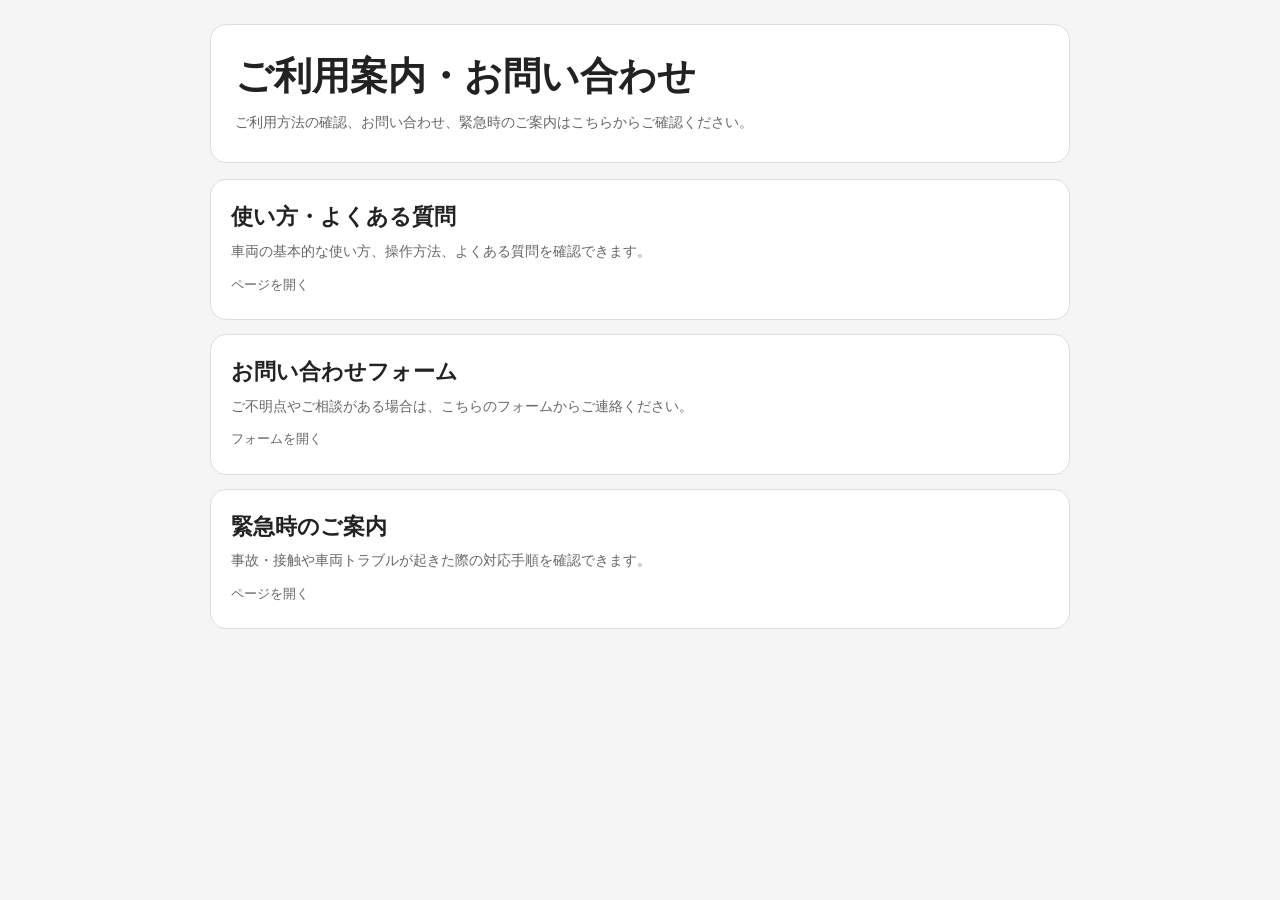
<file: contact_hub.html>
<!doctype html>
<html lang="ja">
<head>
  <meta charset="utf-8" />
  <meta name="viewport" content="width=device-width, initial-scale=1" />
  <title>ご利用案内・お問い合わせ | NanoAct</title>
  <style>
    :root {
      --bg: #f5f5f5;
      --panel: #ffffff;
      --line: #dddddd;
      --text: #222222;
      --muted: #666666;
      --soft: #f0f0f0;
    }

    * { box-sizing: border-box; }

    body {
      margin: 0;
      font-family: "Hiragino Sans", "Yu Gothic", "Noto Sans JP", sans-serif;
      background: var(--bg);
      color: var(--text);
      line-height: 1.7;
    }

    .wrap {
      width: min(860px, calc(100% - 32px));
      margin: 0 auto;
      padding: 24px 0 40px;
    }

    .hero,
    .panel {
      background: var(--panel);
      border: 1px solid var(--line);
      border-radius: 16px;
    }

    .hero {
      padding: 28px 24px;
      margin-bottom: 16px;
    }

    h1 {
      margin: 0 0 10px;
      font-size: clamp(28px, 4vw, 38px);
      line-height: 1.25;
    }

    .lead {
      margin: 0;
      color: var(--muted);
      font-size: 14px;
    }

    .links {
      display: grid;
      gap: 14px;
    }

    .link-card {
      display: block;
      text-decoration: none;
      color: var(--text);
      padding: 22px 20px;
      background: var(--panel);
      border: 1px solid var(--line);
      border-radius: 16px;
      transition: background-color 0.15s ease, transform 0.15s ease;
    }

    .link-card:hover {
      background: var(--soft);
      transform: translateY(-1px);
    }

    .link-card h2 {
      margin: 0 0 8px;
      font-size: 22px;
      line-height: 1.35;
    }

    .link-card p {
      margin: 0;
      color: var(--muted);
      font-size: 14px;
    }

    .arrow {
      display: inline-block;
      margin-top: 10px;
      font-size: 13px;
      color: var(--muted);
    }

    @media (max-width: 640px) {
      .wrap {
        width: min(100%, calc(100% - 20px));
        padding-top: 16px;
      }

      .hero,
      .link-card {
        padding-left: 18px;
        padding-right: 18px;
      }
    }
  </style>
</head>
<body>
  <main class="wrap">
    <section class="hero">
      <h1>ご利用案内・お問い合わせ</h1>
      <p class="lead">ご利用方法の確認、お問い合わせ、緊急時のご案内はこちらからご確認ください。</p>
    </section>

    <section class="links">
      <a class="link-card" href="https://ysakurai390.github.io/HUV_user-guide/" target="_blank" rel="noopener noreferrer">
        <h2>使い方・よくある質問</h2>
        <p>車両の基本的な使い方、操作方法、よくある質問を確認できます。</p>
        <span class="arrow">ページを開く</span>
      </a>

      <a class="link-card" href="https://forms.office.com/Pages/ResponsePage.aspx?id=tXXefBLjeEmMcUNczENLjFiwHE9kCUhPi9AHtulHIeRURFgySlZEM05XRko0MTFQUkUzUzdZNUwxWi4u" target="_blank" rel="noopener noreferrer">
        <h2>お問い合わせフォーム</h2>
        <p>ご不明点やご相談がある場合は、こちらのフォームからご連絡ください。</p>
        <span class="arrow">フォームを開く</span>
      </a>

      <a class="link-card" href="https://ysakurai390.github.io/HUV_emergency-guide/" target="_blank" rel="noopener noreferrer">
        <h2>緊急時のご案内</h2>
        <p>事故・接触や車両トラブルが起きた際の対応手順を確認できます。</p>
        <span class="arrow">ページを開く</span>
      </a>
    </section>
  </main>
</body>
</html>
</file>
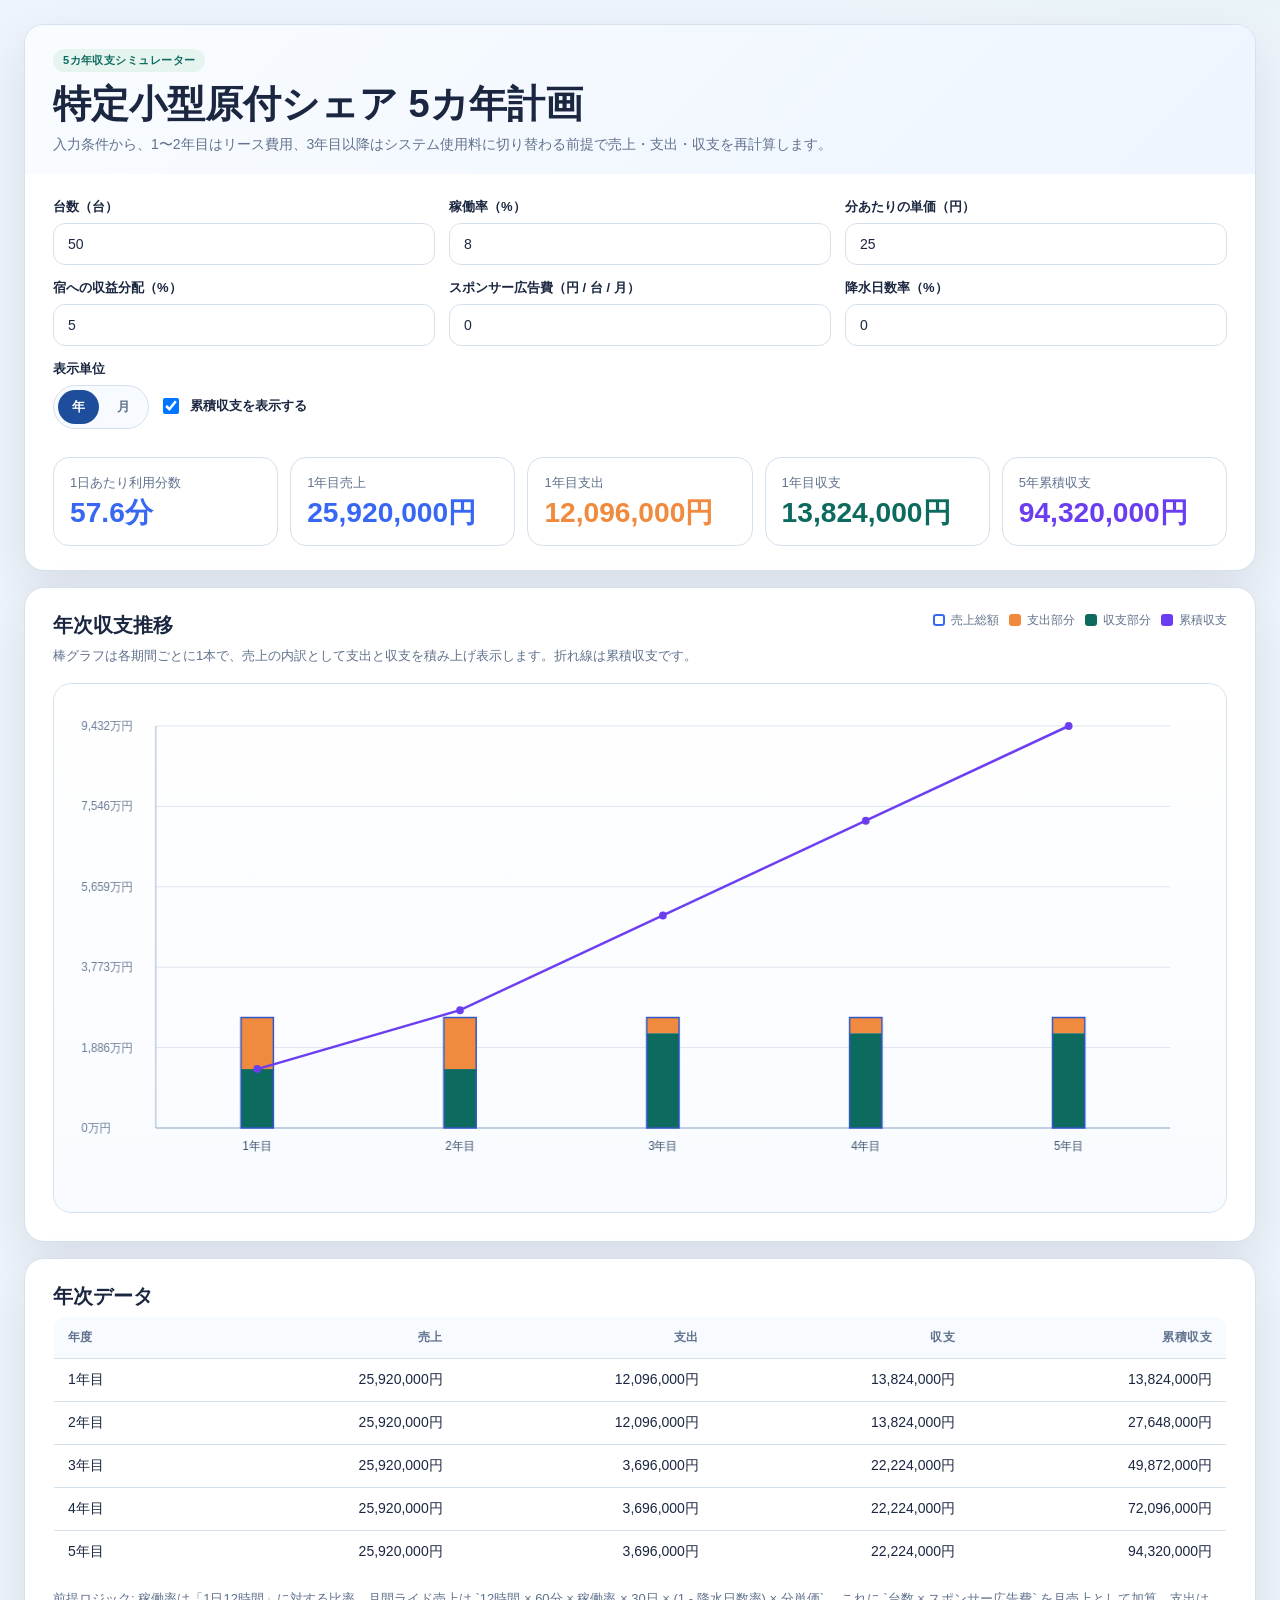
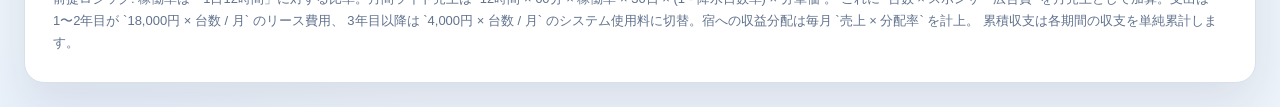
<file: five_year_financial_plan_8pct.html>
<!doctype html>
<html lang="ja">
<head>
  <meta charset="utf-8" />
  <meta name="viewport" content="width=device-width, initial-scale=1" />
  <title>5カ年収支計画シミュレーター</title>
  <style>
    :root {
      --bg: #eef4fb;
      --panel: #ffffff;
      --line: #d6e1ee;
      --text: #1b2740;
      --muted: #61728d;
      --sales: #3867f4;
      --cost: #f08a3e;
      --profit: #0c6a5e;
      --cumulative: #6a3df0;
      --shadow: 0 20px 50px rgba(17, 33, 60, 0.1);
    }

    * { box-sizing: border-box; }

    body {
      margin: 0;
      min-height: 100vh;
      background:
        radial-gradient(1000px 340px at 100% -10%, #daf4ee 0%, transparent 68%),
        radial-gradient(1000px 340px at 0% 110%, #dce9fb 0%, transparent 68%),
        var(--bg);
      color: var(--text);
      font-family: "Hiragino Sans", "Yu Gothic", "Noto Sans JP", sans-serif;
      padding: 24px;
    }

    .app {
      width: min(1320px, 100%);
      margin: 0 auto;
      display: grid;
      gap: 16px;
    }

    .panel {
      background: var(--panel);
      border: 1px solid var(--line);
      border-radius: 20px;
      box-shadow: var(--shadow);
      overflow: hidden;
    }

    .hero {
      padding: 24px 28px 20px;
      background: linear-gradient(135deg, #f9fcff 0%, #eef5ff 100%);
    }

    .eyebrow {
      display: inline-block;
      padding: 4px 10px;
      border-radius: 999px;
      background: #e6f4ef;
      color: var(--profit);
      font-size: 11px;
      font-weight: 700;
      letter-spacing: 0.04em;
      margin-bottom: 10px;
    }

    h1 {
      margin: 0 0 8px;
      font-size: clamp(26px, 3.5vw, 38px);
      line-height: 1.2;
    }

    .hero p {
      margin: 0;
      color: var(--muted);
      font-size: 14px;
    }

    .controls {
      display: grid;
      grid-template-columns: repeat(3, minmax(0, 1fr));
      gap: 14px;
      padding: 24px 28px 28px;
    }

    .field {
      display: grid;
      gap: 7px;
    }

    .field.span-3 {
      grid-column: span 3;
    }

    label {
      font-size: 13px;
      font-weight: 700;
    }

    input,
    select {
      width: 100%;
      border: 1px solid var(--line);
      border-radius: 12px;
      background: #fff;
      color: var(--text);
      font-size: 14px;
      padding: 12px 14px;
      outline: none;
    }

    .toggle-row {
      display: flex;
      gap: 10px;
      flex-wrap: wrap;
      align-items: center;
    }

    .segmented {
      display: inline-flex;
      border: 1px solid var(--line);
      border-radius: 999px;
      background: #f7faff;
      padding: 4px;
      gap: 4px;
    }

    .segmented button {
      border: 0;
      background: transparent;
      color: var(--muted);
      border-radius: 999px;
      padding: 8px 14px;
      font-size: 13px;
      font-weight: 700;
      cursor: pointer;
    }

    .segmented button.active {
      background: var(--accent, #1e4e9b);
      color: #fff;
    }

    .checkbox {
      display: inline-flex;
      align-items: center;
      gap: 8px;
      font-size: 13px;
      color: var(--text);
    }

    .checkbox input {
      width: 16px;
      height: 16px;
      padding: 0;
    }

    .kpis {
      display: grid;
      grid-template-columns: repeat(5, minmax(0, 1fr));
      gap: 12px;
      padding: 0 28px 24px;
    }

    .kpi {
      border: 1px solid var(--line);
      border-radius: 16px;
      padding: 16px;
      background: #fff;
    }

    .kpi-label {
      display: block;
      font-size: 13px;
      color: var(--muted);
      margin-bottom: 6px;
    }

    .kpi-value {
      display: block;
      font-size: clamp(20px, 2.2vw, 30px);
      line-height: 1.1;
      font-weight: 800;
    }

    .sales { color: var(--sales); }
    .cost { color: var(--cost); }
    .profit { color: var(--profit); }
    .cumulative { color: var(--cumulative); }

    .chart-panel,
    .table-panel {
      padding: 24px 28px 28px;
    }

    .chart-head {
      display: flex;
      justify-content: space-between;
      gap: 16px;
      align-items: flex-start;
      margin-bottom: 16px;
    }

    .chart-head h2,
    .table-panel h2 {
      margin: 0 0 6px;
      font-size: 20px;
    }

    .chart-head p,
    .notes {
      margin: 0;
      font-size: 13px;
      color: var(--muted);
      line-height: 1.7;
    }

    .legend {
      display: flex;
      flex-wrap: wrap;
      gap: 10px;
      font-size: 12px;
      color: var(--muted);
    }

    .legend-item {
      display: inline-flex;
      align-items: center;
      gap: 6px;
    }

    .legend-swatch {
      width: 12px;
      height: 12px;
      border-radius: 3px;
      display: inline-block;
    }

    .chart-shell {
      border: 1px solid var(--line);
      border-radius: 18px;
      overflow: hidden;
      background: linear-gradient(180deg, #ffffff 0%, #f8fbff 100%);
      padding: 14px;
    }

    canvas {
      width: 100%;
      height: 500px;
      display: block;
    }

    table {
      width: 100%;
      border-collapse: collapse;
      overflow: hidden;
      border-radius: 14px;
      border: 1px solid var(--line);
    }

    th, td {
      padding: 12px 14px;
      text-align: right;
      border-bottom: 1px solid var(--line);
      font-size: 14px;
    }

    th:first-child,
    td:first-child {
      text-align: left;
    }

    thead th {
      background: #f7faff;
      color: var(--muted);
      font-size: 12px;
      text-transform: uppercase;
      letter-spacing: 0.04em;
    }

    .notes {
      margin-top: 14px;
    }

    @media (max-width: 980px) {
      .controls,
      .kpis {
        grid-template-columns: repeat(2, minmax(0, 1fr));
      }

      .field.span-3 {
        grid-column: span 2;
      }
    }

    @media (max-width: 640px) {
      body { padding: 12px; }

      .controls,
      .kpis {
        grid-template-columns: 1fr;
      }

      .field.span-3 {
        grid-column: span 1;
      }

      canvas {
        height: 380px;
      }
    }
  </style>
</head>
<body>
  <main class="app">
    <section class="panel">
      <div class="hero">
        <span class="eyebrow">5カ年収支シミュレーター</span>
        <h1>特定小型原付シェア 5カ年計画</h1>
        <p>入力条件から、1〜2年目はリース費用、3年目以降はシステム使用料に切り替わる前提で売上・支出・収支を再計算します。</p>
      </div>
      <div class="controls">
        <div class="field">
          <label for="unitCount">台数（台）</label>
          <input id="unitCount" type="number" min="1" step="1" value="50" />
        </div>
        <div class="field">
          <label for="utilizationRate">稼働率（%）</label>
          <input id="utilizationRate" type="number" min="0" max="100" step="0.1" value="8" />
        </div>
        <div class="field">
          <label for="pricePerMinute">分あたりの単価（円）</label>
          <input id="pricePerMinute" type="number" min="0" step="1" value="25" />
        </div>
        <div class="field">
          <label for="hostShareRate">宿への収益分配（%）</label>
          <input id="hostShareRate" type="number" min="0" max="100" step="0.1" value="5" />
        </div>
        <div class="field">
          <label for="sponsorFee">スポンサー広告費（円 / 台 / 月）</label>
          <input id="sponsorFee" type="number" min="0" step="1" value="0" />
        </div>
        <div class="field">
          <label for="rainRate">降水日数率（%）</label>
          <input id="rainRate" type="number" min="0" max="100" step="0.1" value="0" />
        </div>
        <div class="field span-3">
          <div class="toggle-row">
            <div>
              <label style="display:block; margin-bottom:7px;">表示単位</label>
              <div class="segmented" id="unitModeSwitch">
                <button type="button" data-mode="year" class="active">年</button>
                <button type="button" data-mode="month">月</button>
              </div>
            </div>
            <label class="checkbox" style="margin-top:24px;">
              <input id="showCumulative" type="checkbox" checked />
              累積収支を表示する
            </label>
          </div>
        </div>
      </div>
      <div class="kpis">
        <div class="kpi">
          <span class="kpi-label">1日あたり利用分数</span>
          <span class="kpi-value sales" id="kpiDailyMinutes">-</span>
        </div>
        <div class="kpi">
          <span class="kpi-label" id="kpiSalesLabel">1年目売上</span>
          <span class="kpi-value sales" id="kpiSales">-</span>
        </div>
        <div class="kpi">
          <span class="kpi-label" id="kpiCostLabel">1年目支出</span>
          <span class="kpi-value cost" id="kpiCost">-</span>
        </div>
        <div class="kpi">
          <span class="kpi-label" id="kpiProfitLabel">1年目収支</span>
          <span class="kpi-value profit" id="kpiProfit">-</span>
        </div>
        <div class="kpi">
          <span class="kpi-label">5年累積収支</span>
          <span class="kpi-value cumulative" id="kpiCumulative">-</span>
        </div>
      </div>
    </section>

    <section class="panel chart-panel">
      <div class="chart-head">
        <div>
          <h2 id="chartTitle">年次収支推移</h2>
          <p id="chartDescription">棒グラフは各期間ごとに1本で、売上の内訳として支出と収支を積み上げ表示します。</p>
        </div>
        <div class="legend">
          <span class="legend-item"><span class="legend-swatch" style="border:2px solid var(--sales); background: transparent;"></span>売上総額</span>
          <span class="legend-item"><span class="legend-swatch" style="background: var(--cost);"></span>支出部分</span>
          <span class="legend-item"><span class="legend-swatch" style="background: var(--profit);"></span>収支部分</span>
          <span class="legend-item"><span class="legend-swatch" style="background: var(--cumulative);"></span>累積収支</span>
        </div>
      </div>
      <div class="chart-shell">
        <canvas id="financeChart" width="1200" height="500"></canvas>
      </div>
    </section>

    <section class="panel table-panel">
      <h2 id="tableTitle">年次データ</h2>
      <table>
        <thead>
          <tr>
            <th id="periodHeader">年度</th>
            <th>売上</th>
            <th>支出</th>
            <th>収支</th>
            <th id="cumulativeHeader">累積収支</th>
          </tr>
        </thead>
        <tbody id="tableBody"></tbody>
      </table>
      <p class="notes">
        前提ロジック: 稼働率は「1日12時間」に対する比率。月間ライド売上は `12時間 × 60分 × 稼働率 × 30日 × (1 - 降水日数率) × 分単価`。
        これに `台数 × スポンサー広告費` を月売上として加算。支出は 1〜2年目が `18,000円 × 台数 / 月` のリース費用、
        3年目以降は `4,000円 × 台数 / 月` のシステム使用料に切替。宿への収益分配は毎月 `売上 × 分配率` を計上。
        累積収支は各期間の収支を単純累計します。
      </p>
    </section>
  </main>

  <script>
    const MONTHS_PER_YEAR = 12;
    const HOURS_PER_DAY = 12;
    const MINUTES_PER_HOUR = 60;
    const DAYS_FOR_OPERATION = 30;
    const DAYS_FOR_REVENUE = 30;
    const LEASE_PER_UNIT = 18000;
    const SYSTEM_FEE_PER_UNIT = 4000;

    const fields = {
      unitCount: document.getElementById("unitCount"),
      utilizationRate: document.getElementById("utilizationRate"),
      pricePerMinute: document.getElementById("pricePerMinute"),
      hostShareRate: document.getElementById("hostShareRate"),
      sponsorFee: document.getElementById("sponsorFee"),
      rainRate: document.getElementById("rainRate"),
      showCumulative: document.getElementById("showCumulative")
    };

    const unitModeSwitch = document.getElementById("unitModeSwitch");
    const canvas = document.getElementById("financeChart");
    const ctx = canvas.getContext("2d");
    const tableBody = document.getElementById("tableBody");

    let unitMode = "year";

    const formatYen = (value) => `${Math.round(value).toLocaleString("ja-JP")}円`;
    const formatAxisYen = (value) => `${Math.round(value / 10000).toLocaleString("ja-JP")}万円`;

    function getInputs() {
      return {
        units: Number(fields.unitCount.value) || 0,
        utilizationRate: (Number(fields.utilizationRate.value) || 0) / 100,
        pricePerMinute: Number(fields.pricePerMinute.value) || 0,
        hostShareRate: (Number(fields.hostShareRate.value) || 0) / 100,
        sponsorFee: Number(fields.sponsorFee.value) || 0,
        rainRate: (Number(fields.rainRate.value) || 0) / 100,
        showCumulative: fields.showCumulative.checked
      };
    }

    function calculateMonthlyModel(inputs, yearIndex) {
      const operatingMinutesPerDay = HOURS_PER_DAY * MINUTES_PER_HOUR * inputs.utilizationRate;
      const operatingMinutesPerMonthPerUnit = operatingMinutesPerDay * DAYS_FOR_OPERATION;
      const operatingMinutesPerMonth = operatingMinutesPerMonthPerUnit * inputs.units;
      const rideRevenue = operatingMinutesPerDay * inputs.pricePerMinute * DAYS_FOR_REVENUE * (1 - inputs.rainRate) * inputs.units;
      const adRevenue = inputs.units * inputs.sponsorFee;
      const sales = rideRevenue + adRevenue;
      const hostShareCost = sales * inputs.hostShareRate;
      const fixedCost = yearIndex <= 2 ? inputs.units * LEASE_PER_UNIT : inputs.units * SYSTEM_FEE_PER_UNIT;
      const cost = fixedCost + hostShareCost;
      const profit = sales - cost;

      return {
        operatingMinutesPerDay,
        operatingMinutesPerMonth,
        rideRevenue,
        adRevenue,
        sales,
        cost,
        profit,
        fixedCost,
        hostShareCost
      };
    }

    function buildYearlySeries(inputs) {
      let cumulative = 0;
      const result = [];

      for (let year = 1; year <= 5; year += 1) {
        const month = calculateMonthlyModel(inputs, year);
        const sales = month.sales * MONTHS_PER_YEAR;
        const cost = month.cost * MONTHS_PER_YEAR;
        const profit = month.profit * MONTHS_PER_YEAR;
        cumulative += profit;

        result.push({
          label: `${year}年目`,
          year,
          sales,
          cost,
          profit,
          cumulative
        });
      }

      return result;
    }

    function buildMonthlySeries(inputs) {
      let cumulative = 0;
      const result = [];

      for (let monthIndex = 1; monthIndex <= 60; monthIndex += 1) {
        const year = Math.ceil(monthIndex / 12);
        const month = calculateMonthlyModel(inputs, year);
        cumulative += month.profit;

        result.push({
          label: `${monthIndex}月`,
          shortLabel: monthIndex % 12 === 1 ? `${year}年目` : "",
          monthIndex,
          year,
          sales: month.sales,
          cost: month.cost,
          profit: month.profit,
          cumulative
        });
      }

      return result;
    }

    function getSeries(inputs) {
      return unitMode === "year" ? buildYearlySeries(inputs) : buildMonthlySeries(inputs);
    }

    function updateKpis(inputs, series) {
      const first = series[0] || { sales: 0, cost: 0, profit: 0 };
      const last = series[series.length - 1] || { cumulative: 0 };

      document.getElementById("kpiDailyMinutes").textContent = `${(calculateMonthlyModel(inputs, 1).operatingMinutesPerDay).toFixed(1)}分`;
      document.getElementById("kpiSalesLabel").textContent = unitMode === "year" ? "1年目売上" : "1ヶ月目売上";
      document.getElementById("kpiCostLabel").textContent = unitMode === "year" ? "1年目支出" : "1ヶ月目支出";
      document.getElementById("kpiProfitLabel").textContent = unitMode === "year" ? "1年目収支" : "1ヶ月目収支";
      document.getElementById("kpiSales").textContent = formatYen(first.sales);
      document.getElementById("kpiCost").textContent = formatYen(first.cost);
      document.getElementById("kpiProfit").textContent = formatYen(first.profit);
      document.getElementById("kpiCumulative").textContent = formatYen(last.cumulative);

      document.getElementById("chartTitle").textContent = unitMode === "year" ? "年次収支推移" : "月次収支推移（60ヶ月）";
      document.getElementById("chartDescription").textContent = inputs.showCumulative
        ? "棒グラフは各期間ごとに1本で、売上の内訳として支出と収支を積み上げ表示します。折れ線は累積収支です。"
        : "棒グラフは各期間ごとに1本で、売上の内訳として支出と収支を積み上げ表示します。";
      document.getElementById("tableTitle").textContent = unitMode === "year" ? "年次データ" : "月次データ（60ヶ月）";
      document.getElementById("periodHeader").textContent = unitMode === "year" ? "年度" : "月";
      document.getElementById("cumulativeHeader").style.display = inputs.showCumulative ? "table-cell" : "none";
    }

    function renderTable(inputs, series) {
      tableBody.innerHTML = "";
      series.forEach((item) => {
        const tr = document.createElement("tr");
        tr.innerHTML = `
          <td>${item.label}</td>
          <td>${formatYen(item.sales)}</td>
          <td>${formatYen(item.cost)}</td>
          <td>${formatYen(item.profit)}</td>
          ${inputs.showCumulative ? `<td>${formatYen(item.cumulative)}</td>` : ""}
        `;
        tableBody.appendChild(tr);
      });
    }

    function drawChart(inputs, series) {
      const width = canvas.width;
      const height = canvas.height;
      ctx.clearRect(0, 0, width, height);

      const padding = { top: 28, right: 44, bottom: 70, left: 92 };
      const plotWidth = width - padding.left - padding.right;
      const plotHeight = height - padding.top - padding.bottom;

      const stackedMax = Math.max(...series.map((item) => item.sales), 0);
      const cumulativeMax = inputs.showCumulative ? Math.max(...series.map((item) => item.cumulative), 0) : 0;
      const cumulativeMin = inputs.showCumulative ? Math.min(...series.map((item) => item.cumulative), 0) : 0;
      const maxValue = Math.max(stackedMax, cumulativeMax, 1);
      const minValue = Math.min(0, cumulativeMin);
      const range = Math.max(maxValue - minValue, 1);
      const yToPx = (value) => padding.top + ((maxValue - value) / range) * plotHeight;

      ctx.strokeStyle = "#dce5f1";
      ctx.fillStyle = "#6a7b95";
      ctx.lineWidth = 1;
      ctx.font = '12px "Hiragino Sans", "Yu Gothic", sans-serif';
      ctx.textAlign = "left";

      const axisSteps = 5;
      for (let i = 0; i <= axisSteps; i += 1) {
        const value = minValue + ((range / axisSteps) * i);
        const y = yToPx(value);
        ctx.beginPath();
        ctx.moveTo(padding.left, y);
        ctx.lineTo(width - padding.right, y);
        ctx.stroke();
        ctx.fillText(formatAxisYen(value), 14, y + 4);
      }

      ctx.strokeStyle = "#9cb0ca";
      ctx.beginPath();
      ctx.moveTo(padding.left, padding.top);
      ctx.lineTo(padding.left, height - padding.bottom);
      ctx.lineTo(width - padding.right, height - padding.bottom);
      ctx.stroke();

      const groupWidth = plotWidth / series.length;
      const barWidth = Math.max(Math.min(groupWidth * 0.42, 34), 10);

      series.forEach((item, index) => {
        const x = padding.left + groupWidth * index + (groupWidth - barWidth) / 2;
        const costTop = yToPx(item.sales);
        const costBottom = yToPx(item.profit);
        const profitTop = yToPx(item.profit);
        const profitBottom = yToPx(0);

        ctx.fillStyle = "#f08a3e";
        ctx.fillRect(x, costTop, barWidth, Math.max(costBottom - costTop, 0));

        ctx.fillStyle = item.profit >= 0 ? "#0c6a5e" : "#cc3d3d";
        if (item.profit >= 0) {
          ctx.fillRect(x, profitTop, barWidth, Math.max(profitBottom - profitTop, 0));
        } else {
          const negTop = yToPx(0);
          const negBottom = yToPx(item.profit);
          ctx.fillRect(x, negTop, barWidth, Math.max(negBottom - negTop, 0));
        }

        ctx.strokeStyle = "#3157c7";
        ctx.lineWidth = 1.5;
        ctx.strokeRect(x, yToPx(item.sales), barWidth, Math.max(yToPx(0) - yToPx(item.sales), 0));

        ctx.fillStyle = "#42536e";
        ctx.textAlign = "center";
        const labelX = padding.left + groupWidth * index + groupWidth / 2;
        const primaryLabel = unitMode === "year" ? item.label : (index % 6 === 0 ? item.label : "");
        if (primaryLabel) ctx.fillText(primaryLabel, labelX, height - padding.bottom + 22);
        if (unitMode === "month" && item.shortLabel) {
          ctx.fillStyle = "#72819a";
          ctx.fillText(item.shortLabel, labelX, height - padding.bottom + 38);
        }
      });

      if (inputs.showCumulative) {
        ctx.beginPath();
        ctx.strokeStyle = "#6a3df0";
        ctx.lineWidth = 2.5;
        series.forEach((item, index) => {
          const x = padding.left + groupWidth * index + groupWidth / 2;
          const y = yToPx(item.cumulative);
          if (index === 0) ctx.moveTo(x, y);
          else ctx.lineTo(x, y);
        });
        ctx.stroke();

        series.forEach((item, index) => {
          if (unitMode === "month" && index % 6 !== 0 && index !== series.length - 1) return;
          const x = padding.left + groupWidth * index + groupWidth / 2;
          const y = yToPx(item.cumulative);
          ctx.beginPath();
          ctx.fillStyle = "#6a3df0";
          ctx.arc(x, y, 4, 0, Math.PI * 2);
          ctx.fill();
        });
      }
    }

    function render() {
      const inputs = getInputs();
      const series = getSeries(inputs);
      updateKpis(inputs, series);
      renderTable(inputs, series);
      drawChart(inputs, series);
    }

    Object.values(fields).forEach((element) => {
      element.addEventListener("input", render);
      element.addEventListener("change", render);
    });

    unitModeSwitch.querySelectorAll("button").forEach((button) => {
      button.addEventListener("click", () => {
        unitMode = button.dataset.mode;
        unitModeSwitch.querySelectorAll("button").forEach((target) => target.classList.toggle("active", target === button));
        render();
      });
    });

    render();
  </script>
</body>
</html>
</file>
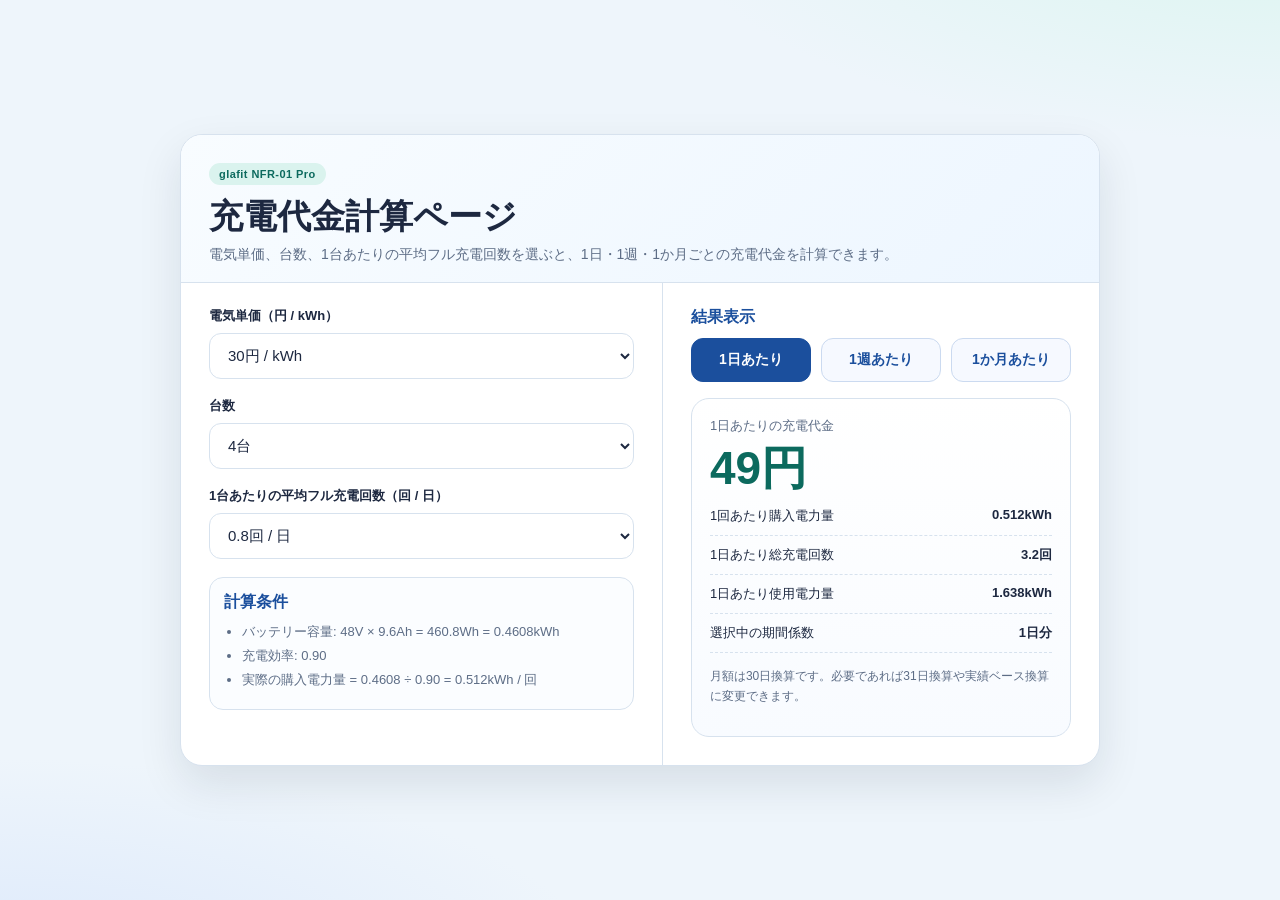
<file: glafit_charge_calculator.html>
<!doctype html>
<html lang="ja">
<head>
  <meta charset="utf-8" />
  <meta name="viewport" content="width=device-width, initial-scale=1" />
  <title>glafit 充電代金計算</title>
  <style>
    :root {
      --bg: #eef5fb;
      --panel: #ffffff;
      --line: #d7e2ee;
      --text: #1d2840;
      --muted: #5d6d86;
      --brand: #0c6a5e;
      --accent: #1b4f9d;
      --shadow: 0 18px 44px rgba(14, 28, 52, 0.1);
    }

    * { box-sizing: border-box; }

    body {
      margin: 0;
      min-height: 100vh;
      font-family: "Hiragino Sans", "Yu Gothic", "Noto Sans JP", sans-serif;
      background:
        radial-gradient(900px 340px at 100% -10%, #daf5ef 0%, transparent 68%),
        radial-gradient(900px 340px at 0% 110%, #dbe8fb 0%, transparent 68%),
        var(--bg);
      color: var(--text);
      display: grid;
      place-items: center;
      padding: 24px;
    }

    .app {
      width: min(920px, 100%);
      background: var(--panel);
      border: 1px solid var(--line);
      border-radius: 22px;
      box-shadow: var(--shadow);
      overflow: hidden;
    }

    .hero {
      padding: 28px 28px 18px;
      background: linear-gradient(135deg, #f8fcff 0%, #edf6ff 100%);
      border-bottom: 1px solid var(--line);
    }

    .eyebrow {
      display: inline-block;
      padding: 5px 10px;
      border-radius: 999px;
      background: #daf3ee;
      color: var(--brand);
      font-size: 11px;
      font-weight: 700;
      letter-spacing: 0.04em;
      margin-bottom: 10px;
    }

    h1 {
      margin: 0 0 8px;
      font-size: clamp(24px, 3vw, 34px);
      line-height: 1.25;
    }

    .hero p {
      margin: 0;
      color: var(--muted);
      font-size: 14px;
    }

    .content {
      display: grid;
      grid-template-columns: 1.05fr 0.95fr;
      gap: 0;
    }

    .form-area,
    .result-area {
      padding: 24px 28px 28px;
    }

    .form-area {
      border-right: 1px solid var(--line);
    }

    .field {
      margin-bottom: 18px;
    }

    label {
      display: block;
      margin-bottom: 8px;
      font-size: 13px;
      font-weight: 700;
    }

    select {
      width: 100%;
      height: 46px;
      border-radius: 12px;
      border: 1px solid var(--line);
      background: #fff;
      color: var(--text);
      font-size: 15px;
      padding: 0 14px;
      outline: none;
    }

    .assumptions {
      margin-top: 8px;
      padding: 14px;
      border: 1px solid var(--line);
      border-radius: 14px;
      background: #fbfdff;
    }

    .assumptions h2,
    .result-area h2 {
      margin: 0 0 10px;
      font-size: 16px;
      color: var(--accent);
    }

    .assumptions ul {
      margin: 0;
      padding-left: 18px;
      color: var(--muted);
      font-size: 13px;
    }

    .assumptions li {
      margin-bottom: 6px;
    }

    .periods {
      display: grid;
      grid-template-columns: repeat(3, 1fr);
      gap: 10px;
      margin-bottom: 16px;
    }

    .period-btn {
      appearance: none;
      border: 1px solid #cbdaf0;
      background: #f6f9ff;
      color: var(--accent);
      border-radius: 12px;
      height: 44px;
      font-size: 14px;
      font-weight: 700;
      cursor: pointer;
      transition: transform 120ms ease, background-color 120ms ease, color 120ms ease;
    }

    .period-btn:hover {
      transform: translateY(-1px);
    }

    .period-btn.active {
      background: var(--accent);
      color: #fff;
      border-color: var(--accent);
    }

    .result-card {
      border: 1px solid var(--line);
      border-radius: 18px;
      padding: 18px;
      background: linear-gradient(180deg, #ffffff 0%, #f8fbff 100%);
    }

    .result-label {
      margin: 0 0 8px;
      color: var(--muted);
      font-size: 13px;
    }

    .result-value {
      margin: 0 0 14px;
      font-size: clamp(30px, 4vw, 46px);
      line-height: 1.1;
      font-weight: 800;
      color: var(--brand);
    }

    .summary {
      display: grid;
      gap: 10px;
      margin-top: 14px;
    }

    .summary-row {
      display: flex;
      justify-content: space-between;
      gap: 16px;
      padding-bottom: 10px;
      border-bottom: 1px dashed var(--line);
      font-size: 13px;
    }

    .summary-row span:last-child {
      text-align: right;
      font-weight: 700;
    }

    .calc-note {
      margin-top: 14px;
      color: var(--muted);
      font-size: 12px;
      line-height: 1.6;
    }

    @media (max-width: 860px) {
      .content {
        grid-template-columns: 1fr;
      }

      .form-area {
        border-right: 0;
        border-bottom: 1px solid var(--line);
      }
    }
  </style>
</head>
<body>
  <main class="app">
    <section class="hero">
      <span class="eyebrow">glafit NFR-01 Pro</span>
      <h1>充電代金計算ページ</h1>
      <p>電気単価、台数、1台あたりの平均フル充電回数を選ぶと、1日・1週・1か月ごとの充電代金を計算できます。</p>
    </section>

    <section class="content">
      <div class="form-area">
        <div class="field">
          <label for="unitPrice">電気単価（円 / kWh）</label>
          <select id="unitPrice"></select>
        </div>

        <div class="field">
          <label for="bikeCount">台数</label>
          <select id="bikeCount"></select>
        </div>

        <div class="field">
          <label for="chargeCount">1台あたりの平均フル充電回数（回 / 日）</label>
          <select id="chargeCount"></select>
        </div>

        <div class="assumptions">
          <h2>計算条件</h2>
          <ul>
            <li>バッテリー容量: 48V × 9.6Ah = 460.8Wh = 0.4608kWh</li>
            <li>充電効率: 0.90</li>
            <li>実際の購入電力量 = 0.4608 ÷ 0.90 = 0.512kWh / 回</li>
          </ul>
        </div>
      </div>

      <div class="result-area">
        <h2>結果表示</h2>
        <div class="periods">
          <button class="period-btn active" data-period="day" type="button">1日あたり</button>
          <button class="period-btn" data-period="week" type="button">1週あたり</button>
          <button class="period-btn" data-period="month" type="button">1か月あたり</button>
        </div>

        <div class="result-card">
          <p class="result-label" id="resultLabel">1日あたりの充電代金</p>
          <p class="result-value" id="resultValue">0円</p>

          <div class="summary">
            <div class="summary-row">
              <span>1回あたり購入電力量</span>
              <span id="energyPerCharge">0.512kWh</span>
            </div>
            <div class="summary-row">
              <span>1日あたり総充電回数</span>
              <span id="totalChargesPerDay">0回</span>
            </div>
            <div class="summary-row">
              <span>1日あたり使用電力量</span>
              <span id="energyPerDay">0kWh</span>
            </div>
            <div class="summary-row">
              <span>選択中の期間係数</span>
              <span id="periodFactor">1日分</span>
            </div>
          </div>

          <p class="calc-note">
            月額は30日換算です。必要であれば31日換算や実績ベース換算に変更できます。
          </p>
        </div>
      </div>
    </section>
  </main>

  <script>
    const BATTERY_KWH = 0.4608;
    const CHARGE_EFFICIENCY = 0.90;
    const PURCHASED_KWH_PER_CHARGE = BATTERY_KWH / CHARGE_EFFICIENCY;

    const periods = {
      day: { label: "1日あたりの充電代金", factor: 1, factorLabel: "1日分" },
      week: { label: "1週あたりの充電代金", factor: 7, factorLabel: "7日分" },
      month: { label: "1か月あたりの充電代金", factor: 30, factorLabel: "30日分" }
    };

    const unitPriceSelect = document.getElementById("unitPrice");
    const bikeCountSelect = document.getElementById("bikeCount");
    const chargeCountSelect = document.getElementById("chargeCount");
    const resultLabel = document.getElementById("resultLabel");
    const resultValue = document.getElementById("resultValue");
    const energyPerCharge = document.getElementById("energyPerCharge");
    const totalChargesPerDay = document.getElementById("totalChargesPerDay");
    const energyPerDay = document.getElementById("energyPerDay");
    const periodFactor = document.getElementById("periodFactor");
    const periodButtons = Array.from(document.querySelectorAll(".period-btn"));

    let selectedPeriod = "day";

    function appendOption(select, value, label) {
      const option = document.createElement("option");
      option.value = String(value);
      option.textContent = label;
      select.appendChild(option);
    }

    function buildOptions() {
      for (let price = 20; price <= 45; price += 5) {
        appendOption(unitPriceSelect, price, `${price}円 / kWh`);
      }

      for (let count = 1; count <= 8; count += 1) {
        appendOption(bikeCountSelect, count, `${count}台`);
      }

      for (let charge = 0.5; charge <= 1.0001; charge += 0.1) {
        const rounded = Number(charge.toFixed(1));
        appendOption(chargeCountSelect, rounded, `${rounded.toFixed(1)}回 / 日`);
      }

      unitPriceSelect.value = "30";
      bikeCountSelect.value = "4";
      chargeCountSelect.value = "0.8";
    }

    function formatYen(value) {
      return `${Math.round(value).toLocaleString("ja-JP")}円`;
    }

    function formatKwh(value) {
      return `${value.toFixed(3)}kWh`;
    }

    function updateResult() {
      const unitPrice = Number(unitPriceSelect.value);
      const bikeCount = Number(bikeCountSelect.value);
      const chargeCount = Number(chargeCountSelect.value);
      const period = periods[selectedPeriod];

      const chargesPerDay = bikeCount * chargeCount;
      const kwhPerDay = chargesPerDay * PURCHASED_KWH_PER_CHARGE;
      const costPerDay = kwhPerDay * unitPrice;
      const periodCost = costPerDay * period.factor;

      resultLabel.textContent = period.label;
      resultValue.textContent = formatYen(periodCost);
      energyPerCharge.textContent = formatKwh(PURCHASED_KWH_PER_CHARGE);
      totalChargesPerDay.textContent = `${chargesPerDay.toFixed(1)}回`;
      energyPerDay.textContent = formatKwh(kwhPerDay);
      periodFactor.textContent = period.factorLabel;
    }

    function bindEvents() {
      [unitPriceSelect, bikeCountSelect, chargeCountSelect].forEach((select) => {
        select.addEventListener("change", updateResult);
      });

      periodButtons.forEach((button) => {
        button.addEventListener("click", () => {
          selectedPeriod = button.dataset.period;
          periodButtons.forEach((btn) => btn.classList.toggle("active", btn === button));
          updateResult();
        });
      });
    }

    buildOptions();
    bindEvents();
    updateResult();
  </script>
</body>
</html>
</file>
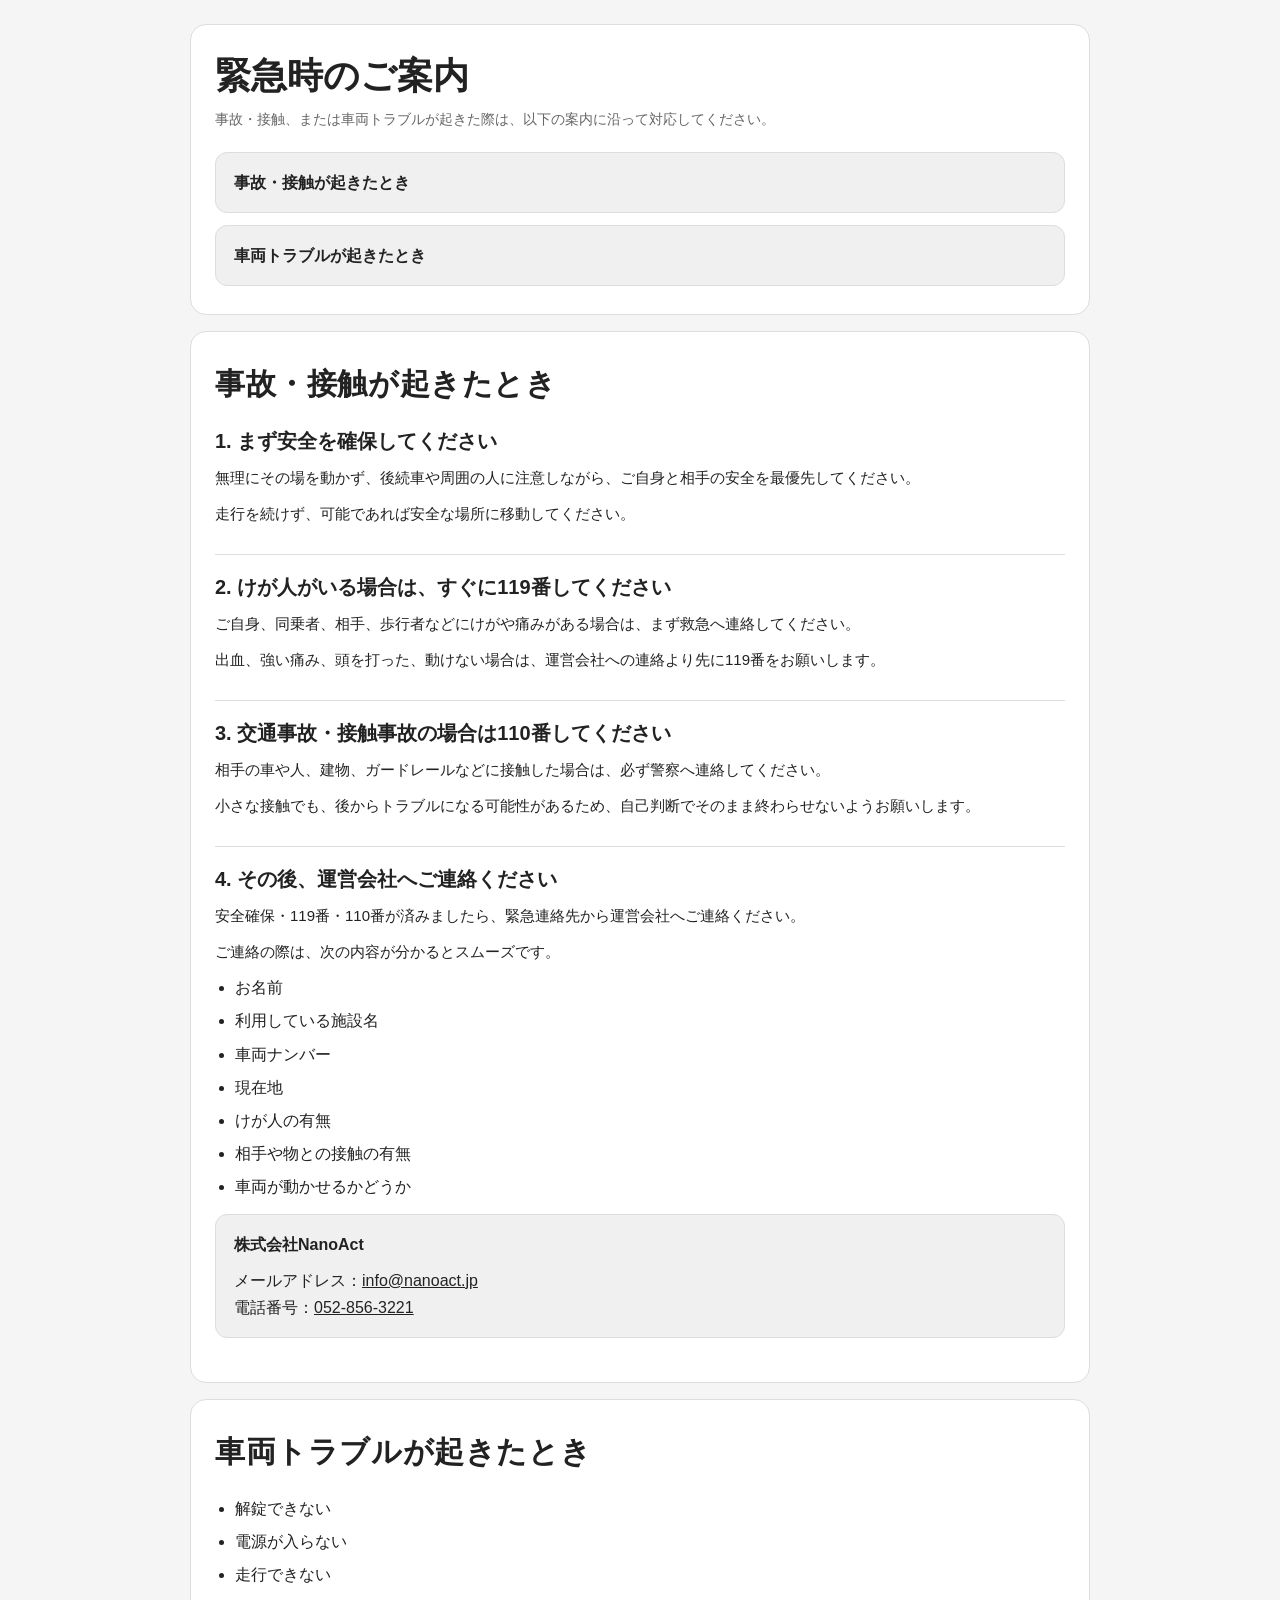
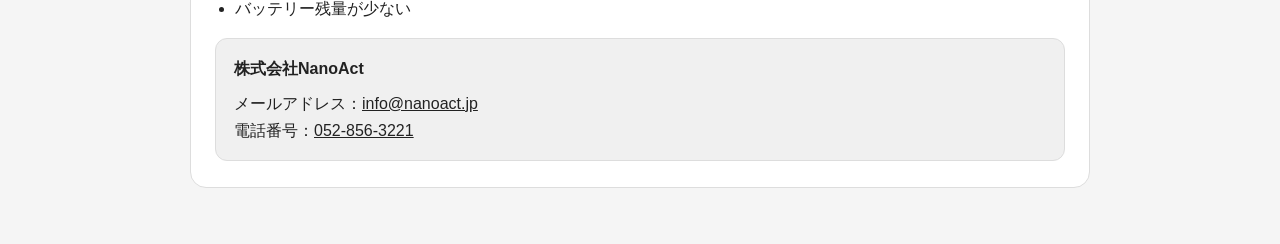
<file: incident_support.html>
<!doctype html>
<html lang="ja">
<head>
  <meta charset="utf-8" />
  <meta name="viewport" content="width=device-width, initial-scale=1" />
  <title>緊急時のご案内 | NanoAct</title>
  <style>
    :root {
      --bg: #f5f5f5;
      --panel: #ffffff;
      --line: #dddddd;
      --text: #222222;
      --muted: #666666;
      --soft: #f0f0f0;
    }

    * { box-sizing: border-box; }

    html {
      scroll-behavior: smooth;
    }

    body {
      margin: 0;
      font-family: "Hiragino Sans", "Yu Gothic", "Noto Sans JP", sans-serif;
      background: var(--bg);
      color: var(--text);
      line-height: 1.7;
    }

    .wrap {
      width: min(900px, calc(100% - 32px));
      margin: 0 auto;
      padding: 24px 0 40px;
    }

    .hero,
    .section {
      background: var(--panel);
      border: 1px solid var(--line);
      border-radius: 16px;
    }

    .hero {
      padding: 28px 24px;
      margin-bottom: 16px;
    }

    h1 {
      margin: 0 0 10px;
      font-size: clamp(26px, 4vw, 36px);
      line-height: 1.25;
    }

    .lead {
      margin: 0;
      color: var(--muted);
      font-size: 14px;
    }

    .nav {
      display: grid;
      gap: 12px;
      margin-top: 20px;
    }

    .nav a {
      display: block;
      text-decoration: none;
      color: var(--text);
      background: var(--soft);
      border: 1px solid var(--line);
      border-radius: 12px;
      padding: 16px 18px;
      font-weight: 700;
    }

    .nav a:hover {
      background: #ebebeb;
    }

    .section {
      padding: 26px 24px;
      margin-bottom: 16px;
      scroll-margin-top: 20px;
    }

    h2 {
      margin: 0 0 18px;
      font-size: clamp(24px, 3vw, 30px);
      letter-spacing: 0.02em;
    }

    .step {
      padding: 18px 0;
      border-top: 1px solid var(--line);
    }

    .step:first-of-type {
      border-top: 0;
      padding-top: 0;
    }

    h3 {
      margin: 0 0 10px;
      font-size: 20px;
      line-height: 1.4;
    }

    p {
      margin: 0 0 10px;
      font-size: 15px;
    }

    ul {
      margin: 10px 0 0;
      padding-left: 20px;
    }

    li {
      margin-bottom: 6px;
    }

    .contact {
      margin-top: 14px;
      padding: 16px 18px;
      background: var(--soft);
      border: 1px solid var(--line);
      border-radius: 12px;
    }

    .contact strong {
      display: block;
      margin-bottom: 8px;
      font-size: 16px;
    }

    .contact a {
      color: var(--text);
    }

    .trouble-list {
      margin-bottom: 16px;
    }

    @media (max-width: 640px) {
      .wrap {
        width: min(100%, calc(100% - 20px));
        padding-top: 16px;
      }

      .hero,
      .section {
        padding-left: 18px;
        padding-right: 18px;
      }
    }
  </style>
</head>
<body>
  <main class="wrap">
    <section class="hero">
      <h1>緊急時のご案内</h1>
      <p class="lead">事故・接触、または車両トラブルが起きた際は、以下の案内に沿って対応してください。</p>
      <nav class="nav">
        <a href="#accident">事故・接触が起きたとき</a>
        <a href="#trouble">車両トラブルが起きたとき</a>
      </nav>
    </section>

    <section class="section" id="accident">
      <h2>事故・接触が起きたとき</h2>

      <div class="step">
        <h3>1. まず安全を確保してください</h3>
        <p>無理にその場を動かず、後続車や周囲の人に注意しながら、ご自身と相手の安全を最優先してください。</p>
        <p>走行を続けず、可能であれば安全な場所に移動してください。</p>
      </div>

      <div class="step">
        <h3>2. けが人がいる場合は、すぐに119番してください</h3>
        <p>ご自身、同乗者、相手、歩行者などにけがや痛みがある場合は、まず救急へ連絡してください。</p>
        <p>出血、強い痛み、頭を打った、動けない場合は、運営会社への連絡より先に119番をお願いします。</p>
      </div>

      <div class="step">
        <h3>3. 交通事故・接触事故の場合は110番してください</h3>
        <p>相手の車や人、建物、ガードレールなどに接触した場合は、必ず警察へ連絡してください。</p>
        <p>小さな接触でも、後からトラブルになる可能性があるため、自己判断でそのまま終わらせないようお願いします。</p>
      </div>

      <div class="step">
        <h3>4. その後、運営会社へご連絡ください</h3>
        <p>安全確保・119番・110番が済みましたら、緊急連絡先から運営会社へご連絡ください。</p>
        <p>ご連絡の際は、次の内容が分かるとスムーズです。</p>
        <ul>
          <li>お名前</li>
          <li>利用している施設名</li>
          <li>車両ナンバー</li>
          <li>現在地</li>
          <li>けが人の有無</li>
          <li>相手や物との接触の有無</li>
          <li>車両が動かせるかどうか</li>
        </ul>

        <div class="contact">
          <strong>株式会社NanoAct</strong>
          <div>メールアドレス：<a href="mailto:info@nanoact.jp">info@nanoact.jp</a></div>
          <div>電話番号：<a href="tel:0528563221">052-856-3221</a></div>
        </div>
      </div>
    </section>

    <section class="section" id="trouble">
      <h2>車両トラブルが起きたとき</h2>
      <ul class="trouble-list">
        <li>解錠できない</li>
        <li>電源が入らない</li>
        <li>走行できない</li>
        <li>バッテリー残量が少ない</li>
      </ul>

      <div class="contact">
        <strong>株式会社NanoAct</strong>
        <div>メールアドレス：<a href="mailto:info@nanoact.jp">info@nanoact.jp</a></div>
        <div>電話番号：<a href="tel:0528563221">052-856-3221</a></div>
      </div>
    </section>
  </main>
</body>
</html>
</file>
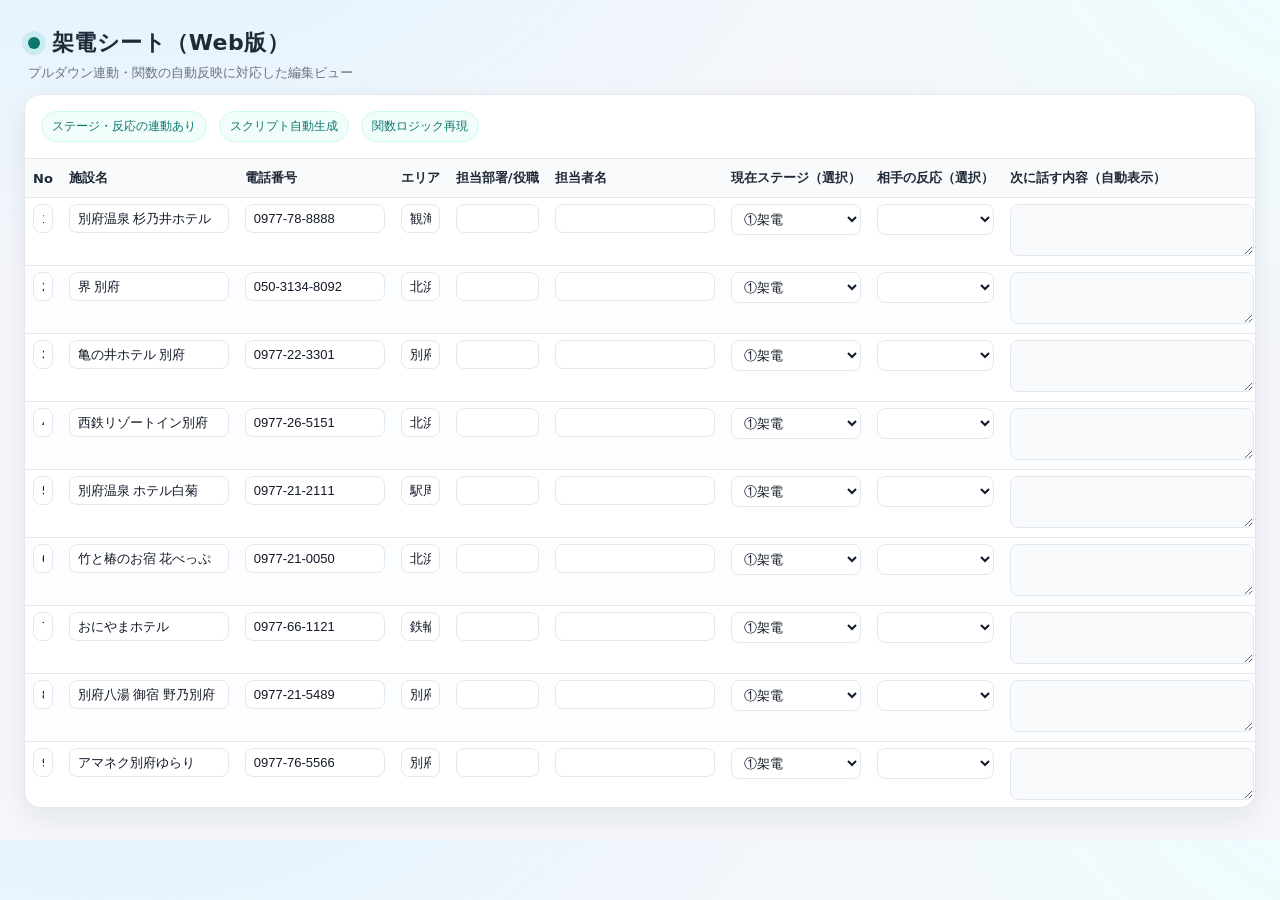
<file: oita_share_cycle_架電シート.html>
<!doctype html>
<html lang="ja">
<head>
  <meta charset="utf-8">
  <meta name="viewport" content="width=device-width, initial-scale=1">
  <title>架電シート</title>
  <style>
    :root {
      --bg: #f5f7fb;
      --card: #ffffff;
      --text: #1f2937;
      --muted: #6b7280;
      --accent: #0f766e;
      --accent-2: #14b8a6;
      --border: #e5e7eb;
      --shadow: 0 10px 30px rgba(15, 23, 42, 0.08);
    }
    * { box-sizing: border-box; }
    body {
      margin: 0;
      font-family: "Hiragino Kaku Gothic ProN", "Yu Gothic", "Meiryo", system-ui, sans-serif;
      color: var(--text);
      background: radial-gradient(1200px 600px at 10% -10%, #e0f2fe 0%, transparent 60%),
                  radial-gradient(1200px 800px at 110% -10%, #ecfeff 0%, transparent 55%),
                  var(--bg);
    }
    header {
      padding: 28px 28px 12px 28px;
    }
    .title {
      display: flex;
      align-items: center;
      gap: 12px;
    }
    .title h1 {
      margin: 0;
      font-size: 22px;
      letter-spacing: 0.02em;
    }
    .subtitle {
      color: var(--muted);
      margin-top: 6px;
      font-size: 13px;
    }
    .wrap {
      padding: 0 24px 32px 24px;
    }
    .card {
      background: var(--card);
      border: 1px solid var(--border);
      box-shadow: var(--shadow);
      border-radius: 16px;
      overflow: hidden;
    }
    .toolbar {
      display: flex;
      flex-wrap: wrap;
      gap: 12px;
      padding: 16px;
      border-bottom: 1px solid var(--border);
      align-items: center;
    }
    .toolbar .pill {
      background: #f0fdfa;
      color: #0f766e;
      padding: 6px 10px;
      border-radius: 999px;
      font-size: 12px;
      border: 1px solid #ccfbf1;
    }
    .table-wrap {
      overflow: auto;
      max-height: 72vh;
    }
    table {
      border-collapse: collapse;
      width: 100%;
      min-width: 1400px;
      font-size: 13px;
    }
    thead th {
      position: sticky;
      top: 0;
      background: #f8fafc;
      border-bottom: 1px solid var(--border);
      z-index: 2;
      text-align: left;
      padding: 10px 8px;
      font-weight: 600;
      white-space: nowrap;
    }
    tbody td {
      border-bottom: 1px solid var(--border);
      padding: 6px 8px;
      vertical-align: top;
    }
    tbody tr:nth-child(even) {
      background: #fcfdff;
    }
    input[type=text], input[type=tel], input[type=datetime-local], textarea, select {
      width: 100%;
      padding: 6px 8px;
      font-size: 13px;
      border: 1px solid #e2e8f0;
      border-radius: 8px;
      background: #fff;
      color: #111827;
    }
    textarea {
      min-height: 52px;
      resize: vertical;
    }
    .readonly {
      background: #f8fafc;
      color: #475569;
    }
    .col-script {
      min-width: 260px;
    }
    .col-memo {
      min-width: 200px;
    }
    .col-name {
      min-width: 160px;
    }
    .col-phone {
      min-width: 140px;
    }
    .col-status {
      min-width: 140px;
    }
  </style>
</head>
<body>
  <header>
    <div class="title">
      <div style="width:12px;height:12px;border-radius:50%;background:var(--accent);box-shadow:0 0 0 6px rgba(20,184,166,0.15)"></div>
      <h1>架電シート（Web版）</h1>
    </div>
    <div class="subtitle">プルダウン連動・関数の自動反映に対応した編集ビュー</div>
  </header>

  <div class="wrap">
    <div class="card">
      <div class="toolbar">
        <span class="pill">ステージ・反応の連動あり</span>
        <span class="pill">スクリプト自動生成</span>
        <span class="pill">関数ロジック再現</span>
      </div>
      <div class="table-wrap">
        <table id="sheet">
          <thead><tr id="header-row"></tr></thead>
          <tbody id="body"></tbody>
        </table>
      </div>
    </div>
  </div>

<script>
const DATA = {"columns": ["A", "B", "C", "D", "E", "F", "G", "H", "I", "J", "K", "L", "M", "N", "O", "P", "Q", "R", "S", "T", "U", "V", "W", "X", "Y", "Z", "AA", "AB", "AC", "AD", "AE", "AF", "AG"], "rows": [{"A": "1", "B": "別府温泉 杉乃井ホテル", "C": "0977-78-8888", "D": "観海寺", "E": "", "F": "", "G": "①架電", "H": "担当者に直接繋がった", "I": "（担当者様へ）お世話になっております。株式会社NanoActのキンタマと申します。宿泊者さま向けに「特定小型原付のシェアリング」を施設に設置するご相談でお電話しました。今1〜2分だけお時間よろしいでしょうか？", "J": "⑥目的伝達", "K": "未架電", "L": "", "M": "", "N": "", "O": "", "P": "①架電|担当者に直接繋がった", "Q": "（担当者様へ）お世話になっております。{会社}の{自分}と申します。宿泊者さま向けに「{サービス}」を施設に設置するご相談でお電話しました。今1〜2分だけお時間よろしいでしょうか？", "R": "", "S": "", "T": "", "U": "", "V": "", "W": "", "X": "", "Y": "", "Z": "", "AA": "①架電", "AB": "", "AC": "", "AD": "", "AE": "RESPX_001", "AF": "", "AG": ""}, {"A": "2", "B": "界 別府", "C": "050-3134-8092", "D": "北浜", "E": "", "F": "", "G": "①架電", "H": "", "I": "", "J": "", "K": "未架電", "L": "", "M": "", "N": "", "O": "", "P": "①架電|", "Q": "", "R": "", "S": "", "T": "", "U": "", "V": "", "W": "", "X": "", "Y": "", "Z": "", "AA": "①-2自動音声", "AB": "", "AC": "", "AD": "", "AE": "RESPX_002", "AF": "", "AG": ""}, {"A": "3", "B": "亀の井ホテル 別府", "C": "0977-22-3301", "D": "別府駅周辺", "E": "", "F": "", "G": "①架電", "H": "", "I": "", "J": "", "K": "未架電", "L": "", "M": "", "N": "", "O": "", "P": "①架電|", "Q": "", "R": "", "S": "", "T": "", "U": "", "V": "", "W": "", "X": "", "Y": "", "Z": "", "AA": "②受付", "AB": "", "AC": "", "AD": "", "AE": "RESPX_003", "AF": "", "AG": ""}, {"A": "4", "B": "西鉄リゾートイン別府", "C": "0977-26-5151", "D": "北浜", "E": "", "F": "", "G": "①架電", "H": "", "I": "", "J": "", "K": "未架電", "L": "", "M": "", "N": "", "O": "", "P": "①架電|", "Q": "", "R": "", "S": "", "T": "", "U": "", "V": "", "W": "", "X": "", "Y": "", "Z": "", "AA": "③受付用件", "AB": "", "AC": "", "AD": "", "AE": "RESPX_004", "AF": "", "AG": ""}, {"A": "5", "B": "別府温泉 ホテル白菊", "C": "0977-21-2111", "D": "駅周辺", "E": "", "F": "", "G": "①架電", "H": "", "I": "", "J": "", "K": "未架電", "L": "", "M": "", "N": "", "O": "", "P": "①架電|", "Q": "", "R": "", "S": "", "T": "", "U": "", "V": "", "W": "", "X": "", "Y": "", "Z": "", "AA": "④不在対応", "AB": "", "AC": "", "AD": "", "AE": "RESPX_005", "AF": "", "AG": ""}, {"A": "6", "B": "竹と椿のお宿 花べっぷ", "C": "0977-21-0050", "D": "北浜", "E": "", "F": "", "G": "①架電", "H": "", "I": "", "J": "", "K": "未架電", "L": "", "M": "", "N": "", "O": "", "P": "①架電|", "Q": "", "R": "", "S": "", "T": "", "U": "", "V": "", "W": "", "X": "", "Y": "", "Z": "", "AA": "⑤資料送付打診", "AB": "", "AC": "", "AD": "", "AE": "RESPX_006", "AF": "", "AG": ""}, {"A": "7", "B": "おにやまホテル", "C": "0977-66-1121", "D": "鉄輪", "E": "", "F": "", "G": "①架電", "H": "", "I": "", "J": "", "K": "未架電", "L": "", "M": "", "N": "", "O": "", "P": "①架電|", "Q": "", "R": "", "S": "", "T": "", "U": "", "V": "", "W": "", "X": "", "Y": "", "Z": "", "AA": "⑥目的伝達", "AB": "", "AC": "", "AD": "", "AE": "RESPX_007", "AF": "", "AG": ""}, {"A": "8", "B": "別府八湯 御宿 野乃別府", "C": "0977-21-5489", "D": "別府駅周辺", "E": "", "F": "", "G": "①架電", "H": "", "I": "", "J": "", "K": "未架電", "L": "", "M": "", "N": "", "O": "", "P": "①架電|", "Q": "", "R": "", "S": "", "T": "", "U": "", "V": "", "W": "", "X": "", "Y": "", "Z": "", "AA": "⑦メリット", "AB": "", "AC": "", "AD": "", "AE": "RESPX_008", "AF": "", "AG": ""}, {"A": "9", "B": "アマネク別府ゆらり", "C": "0977-76-5566", "D": "別府駅周辺", "E": "", "F": "", "G": "①架電", "H": "", "I": "", "J": "", "K": "未架電", "L": "", "M": "", "N": "", "O": "", "P": "①架電|", "Q": "", "R": "", "S": "", "T": "", "U": "", "V": "", "W": "", "X": "", "Y": "", "Z": "", "AA": "⑧費用説明", "AB": "", "AC": "", "AD": "", "AE": "RESPX_009", "AF": "", "AG": ""}, {"A": "10", "B": "アマネクイン別府", "C": "0977-76-5565", "D": "別府駅周辺", "E": "", "F": "", "G": "①架電", "H": "", "I": "", "J": "", "K": "未架電", "L": "", "M": "", "N": "", "O": "", "P": "①架電|", "Q": "", "R": "", "S": "", "T": "", "U": "", "V": "", "W": "", "X": "", "Y": "", "Z": "", "AA": "⑨安全説明", "AB": "", "AC": "", "AD": "", "AE": "RESPX_010", "AF": "", "AG": ""}, {"A": "11", "B": "MURE Beppu", "C": "0977-23-3377", "D": "楠町（ゆめタウン周辺）", "E": "", "F": "", "G": "①架電", "H": "", "I": "", "J": "", "K": "未架電", "L": "", "M": "", "N": "", "O": "", "P": "①架電|", "Q": "", "R": "", "S": "", "T": "", "U": "", "V": "", "W": "", "X": "", "Y": "", "Z": "", "AA": "⑩ヒアリング", "AB": "", "AC": "", "AD": "", "AE": "RESPX_011", "AF": "", "AG": ""}, {"A": "12", "B": "REX HOTEL別府", "C": "0977-23-6111", "D": "若草・餅ヶ浜", "E": "", "F": "", "G": "①架電", "H": "", "I": "", "J": "", "K": "未架電", "L": "", "M": "", "N": "", "O": "", "P": "①架電|", "Q": "", "R": "", "S": "", "T": "", "U": "", "V": "", "W": "", "X": "", "Y": "", "Z": "", "AA": "⑪代替案", "AB": "", "AC": "", "AD": "", "AE": "RESPX_012", "AF": "", "AG": ""}, {"A": "13", "B": "別府風雅", "C": "0570-018-766", "D": "堀田", "E": "", "F": "", "G": "①架電", "H": "", "I": "", "J": "", "K": "未架電", "L": "", "M": "", "N": "", "O": "", "P": "①架電|", "Q": "", "R": "", "S": "", "T": "", "U": "", "V": "", "W": "", "X": "", "Y": "", "Z": "", "AA": "⑫決裁者確認", "AB": "", "AC": "", "AD": "", "AE": "RESPX_013", "AF": "", "AG": ""}, {"A": "14", "B": "別府温泉テラス 御堂原", "C": "0977-85-8841", "D": "堀田・観海寺", "E": "", "F": "", "G": "①架電", "H": "", "I": "", "J": "", "K": "未架電", "L": "", "M": "", "N": "", "O": "", "P": "①架電|", "Q": "", "R": "", "S": "", "T": "", "U": "", "V": "", "W": "", "X": "", "Y": "", "Z": "", "AA": "⑬クロージング", "AB": "", "AC": "", "AD": "", "AE": "RESPX_014", "AF": "", "AG": ""}, {"A": "15", "B": "GALLERIA MIDOBARU（ガレリア御堂原）", "C": "0977-76-5303", "D": "堀田・観海寺", "E": "", "F": "", "G": "①架電", "H": "", "I": "", "J": "", "K": "未架電", "L": "", "M": "", "N": "", "O": "", "P": "①架電|", "Q": "", "R": "", "S": "", "T": "", "U": "", "V": "", "W": "", "X": "", "Y": "", "Z": "", "AA": "⑭確定確認", "AB": "", "AC": "", "AD": "", "AE": "RESPX_015", "AF": "", "AG": ""}, {"A": "16", "B": "ANAインターコンチネンタル別府リゾート＆スパ", "C": "0977-66-1000", "D": "明礬（みょうばん）", "E": "", "F": "", "G": "①架電", "H": "", "I": "", "J": "", "K": "未架電", "L": "", "M": "", "N": "", "O": "", "P": "①架電|", "Q": "", "R": "", "S": "", "T": "", "U": "", "V": "", "W": "", "X": "", "Y": "", "Z": "", "AA": "⑮日程再調整", "AB": "", "AC": "", "AD": "", "AE": "RESPX_016", "AF": "", "AG": ""}, {"A": "17", "B": "AMANE RESORT SEIKAI（潮騒の宿 晴海）", "C": "0977-66-3680", "D": "上人ヶ浜", "E": "", "F": "", "G": "①架電", "H": "", "I": "", "J": "", "K": "未架電", "L": "", "M": "", "N": "", "O": "", "P": "①架電|", "Q": "", "R": "", "S": "", "T": "", "U": "", "V": "", "W": "", "X": "", "Y": "", "Z": "", "AA": "⑯再架電予定", "AB": "", "AC": "", "AD": "", "AE": "RESPX_017", "AF": "", "AG": ""}, {"A": "18", "B": "AMANE RESORT GAHAMA（ガハマテラス）", "C": "0977-66-8833", "D": "上人ヶ浜", "E": "", "F": "", "G": "①架電", "H": "", "I": "", "J": "", "K": "未架電", "L": "", "M": "", "N": "", "O": "", "P": "①架電|", "Q": "", "R": "", "S": "", "T": "", "U": "", "V": "", "W": "", "X": "", "Y": "", "Z": "", "AA": "⑰送付完了", "AB": "", "AC": "", "AD": "", "AE": "RESPX_018", "AF": "", "AG": ""}, {"A": "19", "B": "ホテルサンバリーアネックス", "C": "0977-26-6555", "D": "石垣・浜脇周辺", "E": "", "F": "", "G": "①架電", "H": "", "I": "", "J": "", "K": "未架電", "L": "", "M": "", "N": "", "O": "", "P": "①架電|", "Q": "", "R": "", "S": "", "T": "", "U": "", "V": "", "W": "", "X": "", "Y": "", "Z": "", "AA": "⑱丁寧終了", "AB": "", "AC": "", "AD": "", "AE": "RESPX_019", "AF": "", "AG": ""}, {"A": "20", "B": "ビジネスホテル・グッドイン別府", "C": "0977-22-3001", "D": "浜町・浜脇", "E": "", "F": "", "G": "①架電", "H": "", "I": "", "J": "", "K": "未架電", "L": "", "M": "", "N": "", "O": "", "P": "①架電|", "Q": "", "R": "", "S": "", "T": "", "U": "", "V": "", "W": "", "X": "", "Y": "", "Z": "", "AA": "", "AB": "", "AC": "", "AD": "", "AE": "", "AF": "", "AG": ""}, {"A": "21", "B": "別府第一ホテル", "C": "0977-24-6311", "D": "別府駅周辺", "E": "", "F": "", "G": "①架電", "H": "", "I": "", "J": "", "K": "未架電", "L": "", "M": "", "N": "", "O": "", "P": "①架電|", "Q": "", "R": "", "S": "", "T": "", "U": "", "V": "", "W": "", "X": "", "Y": "", "Z": "", "AA": "", "AB": "", "AC": "", "AD": "", "AE": "", "AF": "", "AG": ""}, {"A": "22", "B": "ホテルアーサー KITAHAMA BASE", "C": "0977-25-2611", "D": "北浜", "E": "", "F": "", "G": "①架電", "H": "", "I": "", "J": "", "K": "未架電", "L": "", "M": "", "N": "", "O": "", "P": "①架電|", "Q": "", "R": "", "S": "", "T": "", "U": "", "V": "", "W": "", "X": "", "Y": "", "Z": "", "AA": "", "AB": "", "AC": "", "AD": "", "AE": "", "AF": "", "AG": ""}, {"A": "23", "B": "別府ホテルエール（HOTEL AILE）", "C": "0977-21-7272", "D": "北浜", "E": "", "F": "", "G": "①架電", "H": "", "I": "", "J": "", "K": "未架電", "L": "", "M": "", "N": "", "O": "", "P": "①架電|", "Q": "", "R": "", "S": "", "T": "", "U": "", "V": "", "W": "", "X": "", "Y": "", "Z": "", "AA": "", "AB": "", "AC": "", "AD": "", "AE": "", "AF": "", "AG": ""}, {"A": "24", "B": "ホテルなぎさ", "C": "0977-23-8101", "D": "北浜", "E": "", "F": "", "G": "①架電", "H": "", "I": "", "J": "", "K": "未架電", "L": "", "M": "", "N": "", "O": "", "P": "①架電|", "Q": "", "R": "", "S": "", "T": "", "U": "", "V": "", "W": "", "X": "", "Y": "", "Z": "", "AA": "", "AB": "", "AC": "", "AD": "", "AE": "", "AF": "", "AG": ""}, {"A": "25", "B": "ジェイホッパーズ別府ゲストハウス", "C": "0977-26-1700", "D": "的ヶ浜", "E": "", "F": "", "G": "①架電", "H": "", "I": "", "J": "", "K": "未架電", "L": "", "M": "", "N": "", "O": "", "P": "①架電|", "Q": "", "R": "", "S": "", "T": "", "U": "", "V": "", "W": "", "X": "", "Y": "", "Z": "", "AA": "", "AB": "", "AC": "", "AD": "", "AE": "", "AF": "", "AG": ""}, {"A": "26", "B": "ホテルニューツルタ", "C": "0977-22-1110", "D": "北浜", "E": "", "F": "", "G": "①架電", "H": "", "I": "", "J": "", "K": "未架電", "L": "", "M": "", "N": "", "O": "", "P": "①架電|", "Q": "", "R": "", "S": "", "T": "", "U": "", "V": "", "W": "", "X": "", "Y": "", "Z": "", "AA": "", "AB": "", "AC": "", "AD": "", "AE": "", "AF": "", "AG": ""}, {"A": "27", "B": "別府温泉 海乃ホテルはじめ（旧ホテルニュー松実）", "C": "0977-23-2201", "D": "北浜", "E": "", "F": "", "G": "①架電", "H": "", "I": "", "J": "", "K": "未架電", "L": "", "M": "", "N": "", "O": "", "P": "①架電|", "Q": "", "R": "", "S": "", "T": "", "U": "", "V": "", "W": "", "X": "", "Y": "", "Z": "", "AA": "", "AB": "", "AC": "", "AD": "", "AE": "", "AF": "", "AG": ""}, {"A": "28", "B": "別館うみね", "C": "050-5799-8508", "D": "鉄輪", "E": "", "F": "", "G": "①架電", "H": "", "I": "", "J": "", "K": "未架電", "L": "", "M": "", "N": "", "O": "", "P": "①架電|", "Q": "", "R": "", "S": "", "T": "", "U": "", "V": "", "W": "", "X": "", "Y": "", "Z": "", "AA": "", "AB": "", "AC": "", "AD": "", "AE": "", "AF": "", "AG": ""}, {"A": "29", "B": "ホテルうみね", "C": "0977-26-0002", "D": "北浜", "E": "", "F": "", "G": "①架電", "H": "", "I": "", "J": "", "K": "未架電", "L": "", "M": "", "N": "", "O": "", "P": "①架電|", "Q": "", "R": "", "S": "", "T": "", "U": "", "V": "", "W": "", "X": "", "Y": "", "Z": "", "AA": "", "AB": "", "AC": "", "AD": "", "AE": "", "AF": "", "AG": ""}, {"A": "30", "B": "海薫る宿ホテルニュー松実", "C": "0977-23-2201", "D": "北浜/別府駅周辺", "E": "", "F": "", "G": "①架電", "H": "", "I": "", "J": "", "K": "未架電", "L": "", "M": "", "N": "", "O": "", "P": "①架電|", "Q": "", "R": "", "S": "", "T": "", "U": "", "V": "", "W": "", "X": "", "Y": "", "Z": "", "AA": "", "AB": "", "AC": "", "AD": "", "AE": "", "AF": "", "AG": ""}, {"A": "31", "B": "大江戸温泉物語 別府清風", "C": "0570-050-268", "D": "北浜/別府駅周辺", "E": "", "F": "", "G": "①架電", "H": "", "I": "", "J": "", "K": "未架電", "L": "", "M": "", "N": "", "O": "", "P": "①架電|", "Q": "", "R": "", "S": "", "T": "", "U": "", "V": "", "W": "", "X": "", "Y": "", "Z": "", "AA": "", "AB": "", "AC": "", "AD": "", "AE": "", "AF": "", "AG": ""}, {"A": "32", "B": "喜可久旅館", "C": "0977-75-8730", "D": "楠町/別府駅周辺", "E": "", "F": "", "G": "①架電", "H": "", "I": "", "J": "", "K": "未架電", "L": "", "M": "", "N": "", "O": "", "P": "①架電|", "Q": "", "R": "", "S": "", "T": "", "U": "", "V": "", "W": "", "X": "", "Y": "", "Z": "", "AA": "", "AB": "", "AC": "", "AD": "", "AE": "", "AF": "", "AG": ""}, {"A": "33", "B": "匠晴の宿心庵", "C": "0977-75-8400", "D": "北浜/別府駅周辺", "E": "", "F": "", "G": "①架電", "H": "", "I": "", "J": "", "K": "未架電", "L": "", "M": "", "N": "", "O": "", "P": "①架電|", "Q": "", "R": "", "S": "", "T": "", "U": "", "V": "", "W": "", "X": "", "Y": "", "Z": "", "AA": "", "AB": "", "AC": "", "AD": "", "AE": "", "AF": "", "AG": ""}, {"A": "34", "B": "グッドイン別府", "C": "0977-22-3001", "D": "浜町/別府駅周辺", "E": "", "F": "", "G": "①架電", "H": "", "I": "", "J": "", "K": "未架電", "L": "", "M": "", "N": "", "O": "", "P": "①架電|", "Q": "", "R": "", "S": "", "T": "", "U": "", "V": "", "W": "", "X": "", "Y": "", "Z": "", "AA": "", "AB": "", "AC": "", "AD": "", "AE": "", "AF": "", "AG": ""}, {"A": "35", "B": "くつろぎの宿山田別荘", "C": "0977-24-2121", "D": "北浜/別府駅周辺", "E": "", "F": "", "G": "①架電", "H": "", "I": "", "J": "", "K": "未架電", "L": "", "M": "", "N": "", "O": "", "P": "①架電|", "Q": "", "R": "", "S": "", "T": "", "U": "", "V": "", "W": "", "X": "", "Y": "", "Z": "", "AA": "", "AB": "", "AC": "", "AD": "", "AE": "", "AF": "", "AG": ""}, {"A": "36", "B": "シーサイドホテル美松 大江亭", "C": "0977-23-4301", "D": "北浜/別府駅周辺", "E": "", "F": "", "G": "①架電", "H": "", "I": "", "J": "", "K": "未架電", "L": "", "M": "", "N": "", "O": "", "P": "①架電|", "Q": "", "R": "", "S": "", "T": "", "U": "", "V": "", "W": "", "X": "", "Y": "", "Z": "", "AA": "", "AB": "", "AC": "", "AD": "", "AE": "", "AF": "", "AG": ""}, {"A": "37", "B": "旅のお宿臨海", "C": "0977-22-3361", "D": "北浜/別府駅周辺", "E": "", "F": "", "G": "①架電", "H": "", "I": "", "J": "", "K": "未架電", "L": "", "M": "", "N": "", "O": "", "P": "①架電|", "Q": "", "R": "", "S": "", "T": "", "U": "", "V": "", "W": "", "X": "", "Y": "", "Z": "", "AA": "", "AB": "", "AC": "", "AD": "", "AE": "", "AF": "", "AG": ""}, {"A": "38", "B": "天空湯房清海荘", "C": "0977-22-0275", "D": "北浜/別府駅周辺", "E": "", "F": "", "G": "①架電", "H": "", "I": "", "J": "", "K": "未架電", "L": "", "M": "", "N": "", "O": "", "P": "①架電|", "Q": "", "R": "", "S": "", "T": "", "U": "", "V": "", "W": "", "X": "", "Y": "", "Z": "", "AA": "", "AB": "", "AC": "", "AD": "", "AE": "", "AF": "", "AG": ""}, {"A": "39", "B": "ビジネス観光ホテルなぎさ", "C": "0977-23-8101", "D": "北浜/別府駅周辺", "E": "", "F": "", "G": "①架電", "H": "", "I": "", "J": "", "K": "未架電", "L": "", "M": "", "N": "", "O": "", "P": "①架電|", "Q": "", "R": "", "S": "", "T": "", "U": "", "V": "", "W": "", "X": "", "Y": "", "Z": "", "AA": "", "AB": "", "AC": "", "AD": "", "AE": "", "AF": "", "AG": ""}, {"A": "40", "B": "べっぷ好楽", "C": "0977-22-1331", "D": "北浜/別府駅周辺", "E": "", "F": "", "G": "①架電", "H": "", "I": "", "J": "", "K": "未架電", "L": "", "M": "", "N": "", "O": "", "P": "①架電|", "Q": "", "R": "", "S": "", "T": "", "U": "", "V": "", "W": "", "X": "", "Y": "", "Z": "", "AA": "", "AB": "", "AC": "", "AD": "", "AE": "", "AF": "", "AG": ""}, {"A": "41", "B": "別府のお宿加賀屋", "C": "0977-75-7224", "D": "北浜/別府駅周辺", "E": "", "F": "", "G": "①架電", "H": "", "I": "", "J": "", "K": "未架電", "L": "", "M": "", "N": "", "O": "", "P": "①架電|", "Q": "", "R": "", "S": "", "T": "", "U": "", "V": "", "W": "", "X": "", "Y": "", "Z": "", "AA": "", "AB": "", "AC": "", "AD": "", "AE": "", "AF": "", "AG": ""}, {"A": "42", "B": "べっぷ野上本館", "C": "0977-22-1334", "D": "北浜/別府駅周辺", "E": "", "F": "", "G": "①架電", "H": "", "I": "", "J": "", "K": "未架電", "L": "", "M": "", "N": "", "O": "", "P": "①架電|", "Q": "", "R": "", "S": "", "T": "", "U": "", "V": "", "W": "", "X": "", "Y": "", "Z": "", "AA": "", "AB": "", "AC": "", "AD": "", "AE": "", "AF": "", "AG": ""}, {"A": "43", "B": "ホテルアーサー", "C": "0977-25-2611", "D": "北浜/別府駅周辺", "E": "", "F": "", "G": "①架電", "H": "", "I": "", "J": "", "K": "未架電", "L": "", "M": "", "N": "", "O": "", "P": "①架電|", "Q": "", "R": "", "S": "", "T": "", "U": "", "V": "", "W": "", "X": "", "Y": "", "Z": "", "AA": "", "AB": "", "AC": "", "AD": "", "AE": "", "AF": "", "AG": ""}, {"A": "44", "B": "ホテルエール", "C": "0977-21-7272", "D": "北浜/別府駅周辺", "E": "", "F": "", "G": "①架電", "H": "", "I": "", "J": "", "K": "未架電", "L": "", "M": "", "N": "", "O": "", "P": "①架電|", "Q": "", "R": "", "S": "", "T": "", "U": "", "V": "", "W": "", "X": "", "Y": "", "Z": "", "AA": "", "AB": "", "AC": "", "AD": "", "AE": "", "AF": "", "AG": ""}, {"A": "45", "B": "スーパーホテル別府駅前", "C": "0977-73-9000", "D": "別府駅周辺", "E": "", "F": "", "G": "①架電", "H": "", "I": "", "J": "", "K": "未架電", "L": "", "M": "", "N": "", "O": "", "P": "①架電|", "Q": "", "R": "", "S": "", "T": "", "U": "", "V": "", "W": "", "X": "", "Y": "", "Z": "", "AA": "", "AB": "", "AC": "", "AD": "", "AE": "", "AF": "", "AG": ""}, {"A": "46", "B": "ホテルSEA WAVE別府", "C": "0977-27-1311", "D": "別府駅周辺", "E": "", "F": "", "G": "①架電", "H": "", "I": "", "J": "", "K": "未架電", "L": "", "M": "", "N": "", "O": "", "P": "①架電|", "Q": "", "R": "", "S": "", "T": "", "U": "", "V": "", "W": "", "X": "", "Y": "", "Z": "", "AA": "", "AB": "", "AC": "", "AD": "", "AE": "", "AF": "", "AG": ""}, {"A": "47", "B": "ホテル芳泉鶴", "C": "0977-26-4666", "D": "北浜/別府駅周辺", "E": "", "F": "", "G": "①架電", "H": "", "I": "", "J": "", "K": "未架電", "L": "", "M": "", "N": "", "O": "", "P": "①架電|", "Q": "", "R": "", "S": "", "T": "", "U": "", "V": "", "W": "", "X": "", "Y": "", "Z": "", "AA": "", "AB": "", "AC": "", "AD": "", "AE": "", "AF": "", "AG": ""}, {"A": "48", "B": "悠彩の宿望海", "C": "0977-22-1241", "D": "北浜/別府駅周辺", "E": "", "F": "", "G": "①架電", "H": "", "I": "", "J": "", "K": "未架電", "L": "", "M": "", "N": "", "O": "", "P": "①架電|", "Q": "", "R": "", "S": "", "T": "", "U": "", "V": "", "W": "", "X": "", "Y": "", "Z": "", "AA": "", "AB": "", "AC": "", "AD": "", "AE": "", "AF": "", "AG": ""}, {"A": "49", "B": "ゆわいの宿竹乃井", "C": "0977-23-3261", "D": "北浜/別府駅周辺", "E": "", "F": "", "G": "①架電", "H": "", "I": "", "J": "", "K": "未架電", "L": "", "M": "", "N": "", "O": "", "P": "①架電|", "Q": "", "R": "", "S": "", "T": "", "U": "", "V": "", "W": "", "X": "", "Y": "", "Z": "", "AA": "", "AB": "", "AC": "", "AD": "", "AE": "", "AF": "", "AG": ""}, {"A": "50", "B": "ゲストハウス団欒", "C": "0977-75-8100", "D": "別府駅周辺", "E": "", "F": "", "G": "①架電", "H": "", "I": "", "J": "", "K": "未架電", "L": "", "M": "", "N": "", "O": "", "P": "①架電|", "Q": "", "R": "", "S": "", "T": "", "U": "", "V": "", "W": "", "X": "", "Y": "", "Z": "", "AA": "", "AB": "", "AC": "", "AD": "", "AE": "", "AF": "", "AG": ""}, {"A": "51", "B": "割烹旅館千成", "C": "0977-21-1550", "D": "別府駅周辺", "E": "", "F": "", "G": "①架電", "H": "", "I": "", "J": "", "K": "未架電", "L": "", "M": "", "N": "", "O": "", "P": "①架電|", "Q": "", "R": "", "S": "", "T": "", "U": "", "V": "", "W": "", "X": "", "Y": "", "Z": "", "AA": "", "AB": "", "AC": "", "AD": "", "AE": "", "AF": "", "AG": ""}, {"A": "52", "B": "割烹旅館もみや", "C": "0977-23-5121", "D": "上田の湯/別府駅周辺", "E": "", "F": "", "G": "①架電", "H": "", "I": "", "J": "", "K": "未架電", "L": "", "M": "", "N": "", "O": "", "P": "①架電|", "Q": "", "R": "", "S": "", "T": "", "U": "", "V": "", "W": "", "X": "", "Y": "", "Z": "", "AA": "", "AB": "", "AC": "", "AD": "", "AE": "", "AF": "", "AG": ""}, {"A": "53", "B": "割烹旅館ゆめさき", "C": "0977-22-3008", "D": "鶴見/観海寺・堀田", "E": "", "F": "", "G": "①架電", "H": "", "I": "", "J": "", "K": "未架電", "L": "", "M": "", "N": "", "O": "", "P": "①架電|", "Q": "", "R": "", "S": "", "T": "", "U": "", "V": "", "W": "", "X": "", "Y": "", "Z": "", "AA": "", "AB": "", "AC": "", "AD": "", "AE": "", "AF": "", "AG": ""}, {"A": "54", "B": "徳の宿ふぶ庵", "C": "0977-75-8950", "D": "春木/別府駅周辺", "E": "", "F": "", "G": "①架電", "H": "", "I": "", "J": "", "K": "未架電", "L": "", "M": "", "N": "", "O": "", "P": "①架電|", "Q": "", "R": "", "S": "", "T": "", "U": "", "V": "", "W": "", "X": "", "Y": "", "Z": "", "AA": "", "AB": "", "AC": "", "AD": "", "AE": "", "AF": "", "AG": ""}, {"A": "55", "B": "ビジネスホテル花月", "C": "0977-24-2355", "D": "田の湯/別府駅周辺", "E": "", "F": "", "G": "①架電", "H": "", "I": "", "J": "", "K": "未架電", "L": "", "M": "", "N": "", "O": "", "P": "①架電|", "Q": "", "R": "", "S": "", "T": "", "U": "", "V": "", "W": "", "X": "", "Y": "", "Z": "", "AA": "", "AB": "", "AC": "", "AD": "", "AE": "", "AF": "", "AG": ""}, {"A": "56", "B": "別邸はる樹", "C": "0977-24-8456", "D": "新別府/別府駅周辺", "E": "", "F": "", "G": "①架電", "H": "", "I": "", "J": "", "K": "未架電", "L": "", "M": "", "N": "", "O": "", "P": "①架電|", "Q": "", "R": "", "S": "", "T": "", "U": "", "V": "", "W": "", "X": "", "Y": "", "Z": "", "AA": "", "AB": "", "AC": "", "AD": "", "AE": "", "AF": "", "AG": ""}, {"A": "57", "B": "べっぷ昭和園", "C": "0977-22-3211", "D": "別府市周辺", "E": "", "F": "", "G": "①架電", "H": "", "I": "", "J": "", "K": "未架電", "L": "", "M": "", "N": "", "O": "", "P": "①架電|", "Q": "", "R": "", "S": "", "T": "", "U": "", "V": "", "W": "", "X": "", "Y": "", "Z": "", "AA": "", "AB": "", "AC": "", "AD": "", "AE": "", "AF": "", "AG": ""}, {"A": "58", "B": "別府豊泉荘", "C": "0977-23-4281", "D": "青山/別府駅周辺", "E": "", "F": "", "G": "①架電", "H": "", "I": "", "J": "", "K": "未架電", "L": "", "M": "", "N": "", "O": "", "P": "①架電|", "Q": "", "R": "", "S": "", "T": "", "U": "", "V": "", "W": "", "X": "", "Y": "", "Z": "", "AA": "", "AB": "", "AC": "", "AD": "", "AE": "", "AF": "", "AG": ""}, {"A": "59", "B": "ホテル別府パストラル", "C": "0977-23-4201", "D": "荘園/別府駅周辺", "E": "", "F": "", "G": "①架電", "H": "", "I": "", "J": "", "K": "未架電", "L": "", "M": "", "N": "", "O": "", "P": "①架電|", "Q": "", "R": "", "S": "", "T": "", "U": "", "V": "", "W": "", "X": "", "Y": "", "Z": "", "AA": "", "AB": "", "AC": "", "AD": "", "AE": "", "AF": "", "AG": ""}, {"A": "60", "B": "城島高原ホテル", "C": "0977-22-1162", "D": "城島/観海寺・堀田", "E": "", "F": "", "G": "①架電", "H": "", "I": "", "J": "", "K": "未架電", "L": "", "M": "", "N": "", "O": "", "P": "①架電|", "Q": "", "R": "", "S": "", "T": "", "U": "", "V": "", "W": "", "X": "", "Y": "", "Z": "", "AA": "", "AB": "", "AC": "", "AD": "", "AE": "", "AF": "", "AG": ""}, {"A": "61", "B": "眺望の宿しおり", "C": "0977-22-9771", "D": "南立石/観海寺・堀田", "E": "", "F": "", "G": "①架電", "H": "", "I": "", "J": "", "K": "未架電", "L": "", "M": "", "N": "", "O": "", "P": "①架電|", "Q": "", "R": "", "S": "", "T": "", "U": "", "V": "", "W": "", "X": "", "Y": "", "Z": "", "AA": "", "AB": "", "AC": "", "AD": "", "AE": "", "AF": "", "AG": ""}, {"A": "62", "B": "美湯の宿両築別邸", "C": "0977-26-0022", "D": "観海寺", "E": "", "F": "", "G": "①架電", "H": "", "I": "", "J": "", "K": "未架電", "L": "", "M": "", "N": "", "O": "", "P": "①架電|", "Q": "", "R": "", "S": "", "T": "", "U": "", "V": "", "W": "", "X": "", "Y": "", "Z": "", "AA": "", "AB": "", "AC": "", "AD": "", "AE": "", "AF": "", "AG": ""}, {"A": "63", "B": "別府温泉テラス御堂原", "C": "0977-85-8841", "D": "堀田・観海寺", "E": "", "F": "", "G": "①架電", "H": "", "I": "", "J": "", "K": "未架電", "L": "", "M": "", "N": "", "O": "", "P": "①架電|", "Q": "", "R": "", "S": "", "T": "", "U": "", "V": "", "W": "", "X": "", "Y": "", "Z": "", "AA": "", "AB": "", "AC": "", "AD": "", "AE": "", "AF": "", "AG": ""}, {"A": "64", "B": "ガレリア御堂原", "C": "0977-76-5303", "D": "堀田・観海寺", "E": "", "F": "", "G": "①架電", "H": "", "I": "", "J": "", "K": "未架電", "L": "", "M": "", "N": "", "O": "", "P": "①架電|", "Q": "", "R": "", "S": "", "T": "", "U": "", "V": "", "W": "", "X": "", "Y": "", "Z": "", "AA": "", "AB": "", "AC": "", "AD": "", "AE": "", "AF": "", "AG": ""}, {"A": "65", "B": "旅亭松葉屋", "C": "0977-22-4271", "D": "観海寺", "E": "", "F": "", "G": "①架電", "H": "", "I": "", "J": "", "K": "未架電", "L": "", "M": "", "N": "", "O": "", "P": "①架電|", "Q": "", "R": "", "S": "", "T": "", "U": "", "V": "", "W": "", "X": "", "Y": "", "Z": "", "AA": "", "AB": "", "AC": "", "AD": "", "AE": "", "AF": "", "AG": ""}, {"A": "66", "B": "えびすや旅館", "C": "0977-66-0338", "D": "明礬", "E": "", "F": "", "G": "①架電", "H": "", "I": "", "J": "", "K": "未架電", "L": "", "M": "", "N": "", "O": "", "P": "①架電|", "Q": "", "R": "", "S": "", "T": "", "U": "", "V": "", "W": "", "X": "", "Y": "", "Z": "", "AA": "", "AB": "", "AC": "", "AD": "", "AE": "", "AF": "", "AG": ""}, {"A": "67", "B": "岡本屋旅館", "C": "0977-66-3228", "D": "明礬", "E": "", "F": "", "G": "①架電", "H": "", "I": "", "J": "", "K": "未架電", "L": "", "M": "", "N": "", "O": "", "P": "①架電|", "Q": "", "R": "", "S": "", "T": "", "U": "", "V": "", "W": "", "X": "", "Y": "", "Z": "", "AA": "", "AB": "", "AC": "", "AD": "", "AE": "", "AF": "", "AG": ""}, {"A": "68", "B": "さわやかハートピア明礬", "C": "0977-66-1321", "D": "明礬", "E": "", "F": "", "G": "①架電", "H": "", "I": "", "J": "", "K": "未架電", "L": "", "M": "", "N": "", "O": "", "P": "①架電|", "Q": "", "R": "", "S": "", "T": "", "U": "", "V": "", "W": "", "X": "", "Y": "", "Z": "", "AA": "", "AB": "", "AC": "", "AD": "", "AE": "", "AF": "", "AG": ""}, {"A": "69", "B": "豊前屋旅館", "C": "0977-66-0537", "D": "明礬", "E": "", "F": "", "G": "①架電", "H": "", "I": "", "J": "", "K": "未架電", "L": "", "M": "", "N": "", "O": "", "P": "①架電|", "Q": "", "R": "", "S": "", "T": "", "U": "", "V": "", "W": "", "X": "", "Y": "", "Z": "", "AA": "", "AB": "", "AC": "", "AD": "", "AE": "", "AF": "", "AG": ""}, {"A": "70", "B": "山田屋旅館（明礬）", "C": "0977-66-0332", "D": "明礬", "E": "", "F": "", "G": "①架電", "H": "", "I": "", "J": "", "K": "未架電", "L": "", "M": "", "N": "", "O": "", "P": "①架電|", "Q": "", "R": "", "S": "", "T": "", "U": "", "V": "", "W": "", "X": "", "Y": "", "Z": "", "AA": "", "AB": "", "AC": "", "AD": "", "AE": "", "AF": "", "AG": ""}, {"A": "71", "B": "湯元屋旅館", "C": "0977-66-0322", "D": "明礬", "E": "", "F": "", "G": "①架電", "H": "", "I": "", "J": "", "K": "未架電", "L": "", "M": "", "N": "", "O": "", "P": "①架電|", "Q": "", "R": "", "S": "", "T": "", "U": "", "V": "", "W": "", "X": "", "Y": "", "Z": "", "AA": "", "AB": "", "AC": "", "AD": "", "AE": "", "AF": "", "AG": ""}, {"A": "72", "B": "旅館みどり荘", "C": "0977-66-2012", "D": "明礬", "E": "", "F": "", "G": "①架電", "H": "", "I": "", "J": "", "K": "未架電", "L": "", "M": "", "N": "", "O": "", "P": "①架電|", "Q": "", "R": "", "S": "", "T": "", "U": "", "V": "", "W": "", "X": "", "Y": "", "Z": "", "AA": "", "AB": "", "AC": "", "AD": "", "AE": "", "AF": "", "AG": ""}, {"A": "73", "B": "若杉旅館", "C": "0977-66-0966", "D": "明礬", "E": "", "F": "", "G": "①架電", "H": "", "I": "", "J": "", "K": "未架電", "L": "", "M": "", "N": "", "O": "", "P": "①架電|", "Q": "", "R": "", "S": "", "T": "", "U": "", "V": "", "W": "", "X": "", "Y": "", "Z": "", "AA": "", "AB": "", "AC": "", "AD": "", "AE": "", "AF": "", "AG": ""}, {"A": "74", "B": "Ugo -ペットと泊まれる宿-", "C": "080-8384-3150", "D": "明礬", "E": "", "F": "", "G": "①架電", "H": "", "I": "", "J": "", "K": "未架電", "L": "", "M": "", "N": "", "O": "", "P": "①架電|", "Q": "", "R": "", "S": "", "T": "", "U": "", "V": "", "W": "", "X": "", "Y": "", "Z": "", "AA": "", "AB": "", "AC": "", "AD": "", "AE": "", "AF": "", "AG": ""}, {"A": "75", "B": "杜の湯リゾート", "C": "0977-85-7000", "D": "明礬", "E": "", "F": "", "G": "①架電", "H": "", "I": "", "J": "", "K": "未架電", "L": "", "M": "", "N": "", "O": "", "P": "①架電|", "Q": "", "R": "", "S": "", "T": "", "U": "", "V": "", "W": "", "X": "", "Y": "", "Z": "", "AA": "", "AB": "", "AC": "", "AD": "", "AE": "", "AF": "", "AG": ""}, {"A": "76", "B": "ANAインターコンチネンタル別府リゾート&スパ", "C": "0977-66-1000", "D": "鉄輪・明礬", "E": "", "F": "", "G": "①架電", "H": "", "I": "", "J": "", "K": "未架電", "L": "", "M": "", "N": "", "O": "", "P": "①架電|", "Q": "", "R": "", "S": "", "T": "", "U": "", "V": "", "W": "", "X": "", "Y": "", "Z": "", "AA": "", "AB": "", "AC": "", "AD": "", "AE": "", "AF": "", "AG": ""}, {"A": "77", "B": "グランシア別府鉄輪", "C": "0120-197-455", "D": "鉄輪・明礬", "E": "", "F": "", "G": "①架電", "H": "", "I": "", "J": "", "K": "未架電", "L": "", "M": "", "N": "", "O": "", "P": "①架電|", "Q": "", "R": "", "S": "", "T": "", "U": "", "V": "", "W": "", "X": "", "Y": "", "Z": "", "AA": "", "AB": "", "AC": "", "AD": "", "AE": "", "AF": "", "AG": ""}, {"A": "78", "B": "いで湯の宿丸神屋", "C": "0977-66-1808", "D": "鉄輪", "E": "", "F": "", "G": "①架電", "H": "", "I": "", "J": "", "K": "未架電", "L": "", "M": "", "N": "", "O": "", "P": "①架電|", "Q": "", "R": "", "S": "", "T": "", "U": "", "V": "", "W": "", "X": "", "Y": "", "Z": "", "AA": "", "AB": "", "AC": "", "AD": "", "AE": "", "AF": "", "AG": ""}, {"A": "79", "B": "彩乃宿浮羽", "C": "0977-22-0023", "D": "鉄輪", "E": "", "F": "", "G": "①架電", "H": "", "I": "", "J": "", "K": "未架電", "L": "", "M": "", "N": "", "O": "", "P": "①架電|", "Q": "", "R": "", "S": "", "T": "", "U": "", "V": "", "W": "", "X": "", "Y": "", "Z": "", "AA": "", "AB": "", "AC": "", "AD": "", "AE": "", "AF": "", "AG": ""}, {"A": "80", "B": "癒しの宿豊山荘", "C": "0977-21-8080", "D": "鉄輪", "E": "", "F": "", "G": "①架電", "H": "", "I": "", "J": "", "K": "未架電", "L": "", "M": "", "N": "", "O": "", "P": "①架電|", "Q": "", "R": "", "S": "", "T": "", "U": "", "V": "", "W": "", "X": "", "Y": "", "Z": "", "AA": "", "AB": "", "AC": "", "AD": "", "AE": "", "AF": "", "AG": ""}, {"A": "81", "B": "御宿温泉閣", "C": "0977-66-1767", "D": "鉄輪", "E": "", "F": "", "G": "①架電", "H": "", "I": "", "J": "", "K": "未架電", "L": "", "M": "", "N": "", "O": "", "P": "①架電|", "Q": "", "R": "", "S": "", "T": "", "U": "", "V": "", "W": "", "X": "", "Y": "", "Z": "", "AA": "", "AB": "", "AC": "", "AD": "", "AE": "", "AF": "", "AG": ""}, {"A": "82", "B": "割烹旅館かんな和別邸", "C": "0977-27-7880", "D": "鉄輪", "E": "", "F": "", "G": "①架電", "H": "", "I": "", "J": "", "K": "未架電", "L": "", "M": "", "N": "", "O": "", "P": "①架電|", "Q": "", "R": "", "S": "", "T": "", "U": "", "V": "", "W": "", "X": "", "Y": "", "Z": "", "AA": "", "AB": "", "AC": "", "AD": "", "AE": "", "AF": "", "AG": ""}, {"A": "83", "B": "上富士屋旅館", "C": "0977-66-0323", "D": "鉄輪", "E": "", "F": "", "G": "①架電", "H": "", "I": "", "J": "", "K": "未架電", "L": "", "M": "", "N": "", "O": "", "P": "①架電|", "Q": "", "R": "", "S": "", "T": "", "U": "", "V": "", "W": "", "X": "", "Y": "", "Z": "", "AA": "", "AB": "", "AC": "", "AD": "", "AE": "", "AF": "", "AG": ""}, {"A": "84", "B": "かんなわゆの香", "C": "0977-67-2682", "D": "鉄輪", "E": "", "F": "", "G": "①架電", "H": "", "I": "", "J": "", "K": "未架電", "L": "", "M": "", "N": "", "O": "", "P": "①架電|", "Q": "", "R": "", "S": "", "T": "", "U": "", "V": "", "W": "", "X": "", "Y": "", "Z": "", "AA": "", "AB": "", "AC": "", "AD": "", "AE": "", "AF": "", "AG": ""}, {"A": "85", "B": "五養宿辰巳屋旅館", "C": "0977-66-0309", "D": "鉄輪", "E": "", "F": "", "G": "①架電", "H": "", "I": "", "J": "", "K": "未架電", "L": "", "M": "", "N": "", "O": "", "P": "①架電|", "Q": "", "R": "", "S": "", "T": "", "U": "", "V": "", "W": "", "X": "", "Y": "", "Z": "", "AA": "", "AB": "", "AC": "", "AD": "", "AE": "", "AF": "", "AG": ""}, {"A": "86", "B": "しんきや旅館", "C": "0977-66-0962", "D": "鉄輪", "E": "", "F": "", "G": "①架電", "H": "", "I": "", "J": "", "K": "未架電", "L": "", "M": "", "N": "", "O": "", "P": "①架電|", "Q": "", "R": "", "S": "", "T": "", "U": "", "V": "", "W": "", "X": "", "Y": "", "Z": "", "AA": "", "AB": "", "AC": "", "AD": "", "AE": "", "AF": "", "AG": ""}, {"A": "87", "B": "別府 おぐら", "C": "0977-21-6123", "D": "鉄輪", "E": "", "F": "", "G": "①架電", "H": "", "I": "", "J": "", "K": "未架電", "L": "", "M": "", "N": "", "O": "", "P": "①架電|", "Q": "", "R": "", "S": "", "T": "", "U": "", "V": "", "W": "", "X": "", "Y": "", "Z": "", "AA": "", "AB": "", "AC": "", "AD": "", "AE": "", "AF": "", "AG": ""}, {"A": "88", "B": "絶景の宿さくら亭", "C": "0977-27-6747", "D": "鉄輪", "E": "", "F": "", "G": "①架電", "H": "", "I": "", "J": "", "K": "未架電", "L": "", "M": "", "N": "", "O": "", "P": "①架電|", "Q": "", "R": "", "S": "", "T": "", "U": "", "V": "", "W": "", "X": "", "Y": "", "Z": "", "AA": "", "AB": "", "AC": "", "AD": "", "AE": "", "AF": "", "AG": ""}, {"A": "89", "B": "大黒屋旅館", "C": "0977-66-2301", "D": "鉄輪", "E": "", "F": "", "G": "①架電", "H": "", "I": "", "J": "", "K": "未架電", "L": "", "M": "", "N": "", "O": "", "P": "①架電|", "Q": "", "R": "", "S": "", "T": "", "U": "", "V": "", "W": "", "X": "", "Y": "", "Z": "", "AA": "", "AB": "", "AC": "", "AD": "", "AE": "", "AF": "", "AG": ""}, {"A": "90", "B": "和の宿夢月", "C": "0977-27-2888", "D": "鉄輪", "E": "", "F": "", "G": "①架電", "H": "", "I": "", "J": "", "K": "未架電", "L": "", "M": "", "N": "", "O": "", "P": "①架電|", "Q": "", "R": "", "S": "", "T": "", "U": "", "V": "", "W": "", "X": "", "Y": "", "Z": "", "AA": "", "AB": "", "AC": "", "AD": "", "AE": "", "AF": "", "AG": ""}, {"A": "91", "B": "双葉荘", "C": "0977-66-1590", "D": "鉄輪", "E": "", "F": "", "G": "①架電", "H": "", "I": "", "J": "", "K": "未架電", "L": "", "M": "", "N": "", "O": "", "P": "①架電|", "Q": "", "R": "", "S": "", "T": "", "U": "", "V": "", "W": "", "X": "", "Y": "", "Z": "", "AA": "", "AB": "", "AC": "", "AD": "", "AE": "", "AF": "", "AG": ""}, {"A": "92", "B": "ホテル鉄輪", "C": "0977-66-8222", "D": "鉄輪", "E": "", "F": "", "G": "①架電", "H": "", "I": "", "J": "", "K": "未架電", "L": "", "M": "", "N": "", "O": "", "P": "①架電|", "Q": "", "R": "", "S": "", "T": "", "U": "", "V": "", "W": "", "X": "", "Y": "", "Z": "", "AA": "", "AB": "", "AC": "", "AD": "", "AE": "", "AF": "", "AG": ""}, {"A": "93", "B": "ホテル山水館", "C": "0977-66-3211", "D": "鉄輪", "E": "", "F": "", "G": "①架電", "H": "", "I": "", "J": "", "K": "未架電", "L": "", "M": "", "N": "", "O": "", "P": "①架電|", "Q": "", "R": "", "S": "", "T": "", "U": "", "V": "", "W": "", "X": "", "Y": "", "Z": "", "AA": "", "AB": "", "AC": "", "AD": "", "AE": "", "AF": "", "AG": ""}, {"A": "94", "B": "ホテルつるみ", "C": "0977-66-0561", "D": "鉄輪", "E": "", "F": "", "G": "①架電", "H": "", "I": "", "J": "", "K": "未架電", "L": "", "M": "", "N": "", "O": "", "P": "①架電|", "Q": "", "R": "", "S": "", "T": "", "U": "", "V": "", "W": "", "X": "", "Y": "", "Z": "", "AA": "", "AB": "", "AC": "", "AD": "", "AE": "", "AF": "", "AG": ""}, {"A": "95", "B": "湯快リゾートプレミアム ホテル風月", "C": "0570-550-078", "D": "鉄輪", "E": "", "F": "", "G": "①架電", "H": "", "I": "", "J": "", "K": "未架電", "L": "", "M": "", "N": "", "O": "", "P": "①架電|", "Q": "", "R": "", "S": "", "T": "", "U": "", "V": "", "W": "", "X": "", "Y": "", "Z": "", "AA": "", "AB": "", "AC": "", "AD": "", "AE": "", "AF": "", "AG": ""}, {"A": "96", "B": "萬力屋別館", "C": "0977-66-3345", "D": "鉄輪", "E": "", "F": "", "G": "①架電", "H": "", "I": "", "J": "", "K": "未架電", "L": "", "M": "", "N": "", "O": "", "P": "①架電|", "Q": "", "R": "", "S": "", "T": "", "U": "", "V": "", "W": "", "X": "", "Y": "", "Z": "", "AA": "", "AB": "", "AC": "", "AD": "", "AE": "", "AF": "", "AG": ""}, {"A": "97", "B": "萬力屋", "C": "0977-66-1372", "D": "鉄輪", "E": "", "F": "", "G": "①架電", "H": "", "I": "", "J": "", "K": "未架電", "L": "", "M": "", "N": "", "O": "", "P": "①架電|", "Q": "", "R": "", "S": "", "T": "", "U": "", "V": "", "W": "", "X": "", "Y": "", "Z": "", "AA": "", "AB": "", "AC": "", "AD": "", "AE": "", "AF": "", "AG": ""}, {"A": "98", "B": "民宿みかさや", "C": "0977-66-0438", "D": "鉄輪", "E": "", "F": "", "G": "①架電", "H": "", "I": "", "J": "", "K": "未架電", "L": "", "M": "", "N": "", "O": "", "P": "①架電|", "Q": "", "R": "", "S": "", "T": "", "U": "", "V": "", "W": "", "X": "", "Y": "", "Z": "", "AA": "", "AB": "", "AC": "", "AD": "", "AE": "", "AF": "", "AG": ""}, {"A": "99", "B": "民宿みゆき屋", "C": "0977-66-0360", "D": "鉄輪", "E": "", "F": "", "G": "①架電", "H": "", "I": "", "J": "", "K": "未架電", "L": "", "M": "", "N": "", "O": "", "P": "①架電|", "Q": "", "R": "", "S": "", "T": "", "U": "", "V": "", "W": "", "X": "", "Y": "", "Z": "", "AA": "", "AB": "", "AC": "", "AD": "", "AE": "", "AF": "", "AG": ""}, {"A": "100", "B": "もと湯の宿黒田や", "C": "0977-66-9656", "D": "鉄輪", "E": "", "F": "", "G": "①架電", "H": "", "I": "", "J": "", "K": "未架電", "L": "", "M": "", "N": "", "O": "", "P": "①架電|", "Q": "", "R": "", "S": "", "T": "", "U": "", "V": "", "W": "", "X": "", "Y": "", "Z": "", "AA": "", "AB": "", "AC": "", "AD": "", "AE": "", "AF": "", "AG": ""}, {"A": "101", "B": "灯りの宿 燈月", "C": "0977-66-6633", "D": "鉄輪", "E": "", "F": "", "G": "①架電", "H": "", "I": "", "J": "", "K": "未架電", "L": "", "M": "", "N": "", "O": "", "P": "①架電|", "Q": "", "R": "", "S": "", "T": "", "U": "", "V": "", "W": "", "X": "", "Y": "", "Z": "", "AA": "", "AB": "", "AC": "", "AD": "", "AE": "", "AF": "", "AG": ""}, {"A": "102", "B": "やすらぎのある宿 旅館さくら屋", "C": "0977-66-2328", "D": "鉄輪", "E": "", "F": "", "G": "①架電", "H": "", "I": "", "J": "", "K": "未架電", "L": "", "M": "", "N": "", "O": "", "P": "①架電|", "Q": "", "R": "", "S": "", "T": "", "U": "", "V": "", "W": "", "X": "", "Y": "", "Z": "", "AA": "", "AB": "", "AC": "", "AD": "", "AE": "", "AF": "", "AG": ""}, {"A": "103", "B": "やすらぎの宿由布", "C": "0977-66-8536", "D": "鉄輪", "E": "", "F": "", "G": "①架電", "H": "", "I": "", "J": "", "K": "未架電", "L": "", "M": "", "N": "", "O": "", "P": "①架電|", "Q": "", "R": "", "S": "", "T": "", "U": "", "V": "", "W": "", "X": "", "Y": "", "Z": "", "AA": "", "AB": "", "AC": "", "AD": "", "AE": "", "AF": "", "AG": ""}, {"A": "104", "B": "柳屋", "C": "0977-66-4414", "D": "鉄輪", "E": "", "F": "", "G": "①架電", "H": "", "I": "", "J": "", "K": "未架電", "L": "", "M": "", "N": "", "O": "", "P": "①架電|", "Q": "", "R": "", "S": "", "T": "", "U": "", "V": "", "W": "", "X": "", "Y": "", "Z": "", "AA": "", "AB": "", "AC": "", "AD": "", "AE": "", "AF": "", "AG": ""}, {"A": "105", "B": "湯けむりの宿ほの香", "C": "0977-66-3231", "D": "鉄輪", "E": "", "F": "", "G": "①架電", "H": "", "I": "", "J": "", "K": "未架電", "L": "", "M": "", "N": "", "O": "", "P": "①架電|", "Q": "", "R": "", "S": "", "T": "", "U": "", "V": "", "W": "", "X": "", "Y": "", "Z": "", "AA": "", "AB": "", "AC": "", "AD": "", "AE": "", "AF": "", "AG": ""}, {"A": "106", "B": "鉄輪-癒心-", "C": "0977-85-8303", "D": "鉄輪", "E": "", "F": "", "G": "①架電", "H": "", "I": "", "J": "", "K": "未架電", "L": "", "M": "", "N": "", "O": "", "P": "①架電|", "Q": "", "R": "", "S": "", "T": "", "U": "", "V": "", "W": "", "X": "", "Y": "", "Z": "", "AA": "", "AB": "", "AC": "", "AD": "", "AE": "", "AF": "", "AG": ""}, {"A": "107", "B": "湯の里葉山", "C": "0977-66-1245", "D": "鉄輪", "E": "", "F": "", "G": "①架電", "H": "", "I": "", "J": "", "K": "未架電", "L": "", "M": "", "N": "", "O": "", "P": "①架電|", "Q": "", "R": "", "S": "", "T": "", "U": "", "V": "", "W": "", "X": "", "Y": "", "Z": "", "AA": "", "AB": "", "AC": "", "AD": "", "AE": "", "AF": "", "AG": ""}, {"A": "108", "B": "Spa&Healing ヴィラかなわ", "C": "0977-76-8585", "D": "鉄輪", "E": "", "F": "", "G": "①架電", "H": "", "I": "", "J": "", "K": "未架電", "L": "", "M": "", "N": "", "O": "", "P": "①架電|", "Q": "", "R": "", "S": "", "T": "", "U": "", "V": "", "W": "", "X": "", "Y": "", "Z": "", "AA": "", "AB": "", "AC": "", "AD": "", "AE": "", "AF": "", "AG": ""}, {"A": "109", "B": "湯元美吉", "C": "0977-66-0328", "D": "鉄輪", "E": "", "F": "", "G": "①架電", "H": "", "I": "", "J": "", "K": "未架電", "L": "", "M": "", "N": "", "O": "", "P": "①架電|", "Q": "", "R": "", "S": "", "T": "", "U": "", "V": "", "W": "", "X": "", "Y": "", "Z": "", "AA": "", "AB": "", "AC": "", "AD": "", "AE": "", "AF": "", "AG": ""}, {"A": "110", "B": "陽光荘", "C": "0977-66-0440", "D": "鉄輪", "E": "", "F": "", "G": "①架電", "H": "", "I": "", "J": "", "K": "未架電", "L": "", "M": "", "N": "", "O": "", "P": "①架電|", "Q": "", "R": "", "S": "", "T": "", "U": "", "V": "", "W": "", "X": "", "Y": "", "Z": "", "AA": "", "AB": "", "AC": "", "AD": "", "AE": "", "AF": "", "AG": ""}, {"A": "111", "B": "アサヒヤ旅館", "C": "0977-66-0237", "D": "鉄輪", "E": "", "F": "", "G": "①架電", "H": "", "I": "", "J": "", "K": "未架電", "L": "", "M": "", "N": "", "O": "", "P": "①架電|", "Q": "", "R": "", "S": "", "T": "", "U": "", "V": "", "W": "", "X": "", "Y": "", "Z": "", "AA": "", "AB": "", "AC": "", "AD": "", "AE": "", "AF": "", "AG": ""}, {"A": "112", "B": "旅館入舟荘", "C": "0977-66-0655", "D": "鉄輪", "E": "", "F": "", "G": "①架電", "H": "", "I": "", "J": "", "K": "未架電", "L": "", "M": "", "N": "", "O": "", "P": "①架電|", "Q": "", "R": "", "S": "", "T": "", "U": "", "V": "", "W": "", "X": "", "Y": "", "Z": "", "AA": "", "AB": "", "AC": "", "AD": "", "AE": "", "AF": "", "AG": ""}, {"A": "113", "B": "旅館喜楽（鉄輪）", "C": "0977-66-1585", "D": "鉄輪", "E": "", "F": "", "G": "①架電", "H": "", "I": "", "J": "", "K": "未架電", "L": "", "M": "", "N": "", "O": "", "P": "①架電|", "Q": "", "R": "", "S": "", "T": "", "U": "", "V": "", "W": "", "X": "", "Y": "", "Z": "", "AA": "", "AB": "", "AC": "", "AD": "", "AE": "", "AF": "", "AG": ""}, {"A": "114", "B": "旅館国東荘", "C": "0977-66-0241", "D": "鉄輪", "E": "", "F": "", "G": "①架電", "H": "", "I": "", "J": "", "K": "未架電", "L": "", "M": "", "N": "", "O": "", "P": "①架電|", "Q": "", "R": "", "S": "", "T": "", "U": "", "V": "", "W": "", "X": "", "Y": "", "Z": "", "AA": "", "AB": "", "AC": "", "AD": "", "AE": "", "AF": "", "AG": ""}, {"A": "115", "B": "旅館筑新", "C": "0977-66-1358", "D": "鉄輪", "E": "", "F": "", "G": "①架電", "H": "", "I": "", "J": "", "K": "未架電", "L": "", "M": "", "N": "", "O": "", "P": "①架電|", "Q": "", "R": "", "S": "", "T": "", "U": "", "V": "", "W": "", "X": "", "Y": "", "Z": "", "AA": "", "AB": "", "AC": "", "AD": "", "AE": "", "AF": "", "AG": ""}, {"A": "116", "B": "日本旅館 器 別府鉄輪", "C": "0977-85-7782", "D": "鉄輪", "E": "", "F": "", "G": "①架電", "H": "", "I": "", "J": "", "K": "未架電", "L": "", "M": "", "N": "", "O": "", "P": "①架電|", "Q": "", "R": "", "S": "", "T": "", "U": "", "V": "", "W": "", "X": "", "Y": "", "Z": "", "AA": "", "AB": "", "AC": "", "AD": "", "AE": "", "AF": "", "AG": ""}, {"A": "117", "B": "若桜荘", "C": "0977-66-1593", "D": "鉄輪", "E": "", "F": "", "G": "①架電", "H": "", "I": "", "J": "", "K": "未架電", "L": "", "M": "", "N": "", "O": "", "P": "①架電|", "Q": "", "R": "", "S": "", "T": "", "U": "", "V": "", "W": "", "X": "", "Y": "", "Z": "", "AA": "", "AB": "", "AC": "", "AD": "", "AE": "", "AF": "", "AG": ""}, {"A": "118", "B": "山荘 神和苑", "C": "0977-66-2111", "D": "鉄輪", "E": "", "F": "", "G": "①架電", "H": "", "I": "", "J": "", "K": "未架電", "L": "", "M": "", "N": "", "O": "", "P": "①架電|", "Q": "", "R": "", "S": "", "T": "", "U": "", "V": "", "W": "", "X": "", "Y": "", "Z": "", "AA": "", "AB": "", "AC": "", "AD": "", "AE": "", "AF": "", "AG": ""}, {"A": "119", "B": "ホテルサンバリー", "C": "0977-24-3939", "D": "観光港周辺", "E": "", "F": "", "G": "①架電", "H": "", "I": "", "J": "", "K": "未架電", "L": "", "M": "", "N": "", "O": "", "P": "①架電|", "Q": "", "R": "", "S": "", "T": "", "U": "", "V": "", "W": "", "X": "", "Y": "", "Z": "", "AA": "", "AB": "", "AC": "", "AD": "", "AE": "", "AF": "", "AG": ""}, {"A": "120", "B": "別府観光ホテルエース", "C": "0977-24-9111", "D": "堀田・観海寺", "E": "", "F": "", "G": "①架電", "H": "", "I": "", "J": "", "K": "未架電", "L": "", "M": "", "N": "", "O": "", "P": "①架電|", "Q": "", "R": "", "S": "", "T": "", "U": "", "V": "", "W": "", "X": "", "Y": "", "Z": "", "AA": "", "AB": "", "AC": "", "AD": "", "AE": "", "AF": "", "AG": ""}, {"A": "121", "B": "ホテル別府パストラル", "C": "0977-23-4201", "D": "荘園/別府駅周辺", "E": "", "F": "", "G": "①架電", "H": "", "I": "", "J": "", "K": "未架電", "L": "", "M": "", "N": "", "O": "", "P": "①架電|", "Q": "", "R": "", "S": "", "T": "", "U": "", "V": "", "W": "", "X": "", "Y": "", "Z": "", "AA": "", "AB": "", "AC": "", "AD": "", "AE": "", "AF": "", "AG": ""}, {"A": "122", "B": "別府ステーションホテル", "C": "0977-24-2525", "D": "別府駅周辺", "E": "", "F": "", "G": "①架電", "H": "", "I": "", "J": "", "K": "未架電", "L": "", "M": "", "N": "", "O": "", "P": "①架電|", "Q": "", "R": "", "S": "", "T": "", "U": "", "V": "", "W": "", "X": "", "Y": "", "Z": "", "AA": "", "AB": "", "AC": "", "AD": "", "AE": "", "AF": "", "AG": ""}, {"A": "123", "B": "ホテルフジヨシ", "C": "0977-23-2111", "D": "北浜/別府駅周辺", "E": "", "F": "", "G": "①架電", "H": "", "I": "", "J": "", "K": "未架電", "L": "", "M": "", "N": "", "O": "", "P": "①架電|", "Q": "", "R": "", "S": "", "T": "", "U": "", "V": "", "W": "", "X": "", "Y": "", "Z": "", "AA": "", "AB": "", "AC": "", "AD": "", "AE": "", "AF": "", "AG": ""}, {"A": "124", "B": "ホテルはやし", "C": "0977-22-1337", "D": "北浜/別府駅周辺", "E": "", "F": "", "G": "①架電", "H": "", "I": "", "J": "", "K": "未架電", "L": "", "M": "", "N": "", "O": "", "P": "①架電|", "Q": "", "R": "", "S": "", "T": "", "U": "", "V": "", "W": "", "X": "", "Y": "", "Z": "", "AA": "", "AB": "", "AC": "", "AD": "", "AE": "", "AF": "", "AG": ""}, {"A": "125", "B": "別府タワーホテル", "C": "0977-26-1555", "D": "北浜/別府駅周辺", "E": "", "F": "", "G": "①架電", "H": "", "I": "", "J": "", "K": "未架電", "L": "", "M": "", "N": "", "O": "", "P": "①架電|", "Q": "", "R": "", "S": "", "T": "", "U": "", "V": "", "W": "", "X": "", "Y": "", "Z": "", "AA": "", "AB": "", "AC": "", "AD": "", "AE": "", "AF": "", "AG": ""}, {"A": "126", "B": "カプセルホステル別府タワー", "C": "0977-26-1555", "D": "北浜/別府駅周辺", "E": "", "F": "", "G": "①架電", "H": "", "I": "", "J": "", "K": "未架電", "L": "", "M": "", "N": "", "O": "", "P": "①架電|", "Q": "", "R": "", "S": "", "T": "", "U": "", "V": "", "W": "", "X": "", "Y": "", "Z": "", "AA": "", "AB": "", "AC": "", "AD": "", "AE": "", "AF": "", "AG": ""}, {"A": "127", "B": "別府温泉 ホテルなぎさ", "C": "0977-23-8101", "D": "北浜/別府駅周辺", "E": "", "F": "", "G": "①架電", "H": "", "I": "", "J": "", "K": "未架電", "L": "", "M": "", "N": "", "O": "", "P": "①架電|", "Q": "", "R": "", "S": "", "T": "", "U": "", "V": "", "W": "", "X": "", "Y": "", "Z": "", "AA": "", "AB": "", "AC": "", "AD": "", "AE": "", "AF": "", "AG": ""}, {"A": "128", "B": "別府温泉 旅館 千成", "C": "0977-21-1550", "D": "別府駅周辺", "E": "", "F": "", "G": "①架電", "H": "", "I": "", "J": "", "K": "未架電", "L": "", "M": "", "N": "", "O": "", "P": "①架電|", "Q": "", "R": "", "S": "", "T": "", "U": "", "V": "", "W": "", "X": "", "Y": "", "Z": "", "AA": "", "AB": "", "AC": "", "AD": "", "AE": "", "AF": "", "AG": ""}, {"A": "129", "B": "別府温泉 ホテルサンライン別府", "C": "0977-26-1155", "D": "北浜/別府駅周辺", "E": "", "F": "", "G": "①架電", "H": "", "I": "", "J": "", "K": "未架電", "L": "", "M": "", "N": "", "O": "", "P": "①架電|", "Q": "", "R": "", "S": "", "T": "", "U": "", "V": "", "W": "", "X": "", "Y": "", "Z": "", "AA": "", "AB": "", "AC": "", "AD": "", "AE": "", "AF": "", "AG": ""}, {"A": "130", "B": "別府ホステル U&T", "C": "要確認", "D": "別府駅周辺", "E": "", "F": "", "G": "①架電", "H": "", "I": "", "J": "", "K": "未架電", "L": "", "M": "", "N": "", "O": "", "P": "①架電|", "Q": "", "R": "", "S": "", "T": "", "U": "", "V": "", "W": "", "X": "", "Y": "", "Z": "", "AA": "", "AB": "", "AC": "", "AD": "", "AE": "", "AF": "", "AG": ""}, {"A": "131", "B": "ゲストハウス ベップロジウラ", "C": "0977-25-0100", "D": "別府駅周辺", "E": "", "F": "", "G": "①架電", "H": "", "I": "", "J": "", "K": "未架電", "L": "", "M": "", "N": "", "O": "", "P": "①架電|", "Q": "", "R": "", "S": "", "T": "", "U": "", "V": "", "W": "", "X": "", "Y": "", "Z": "", "AA": "", "AB": "", "AC": "", "AD": "", "AE": "", "AF": "", "AG": ""}, {"A": "132", "B": "Onsen Hostel KIKU", "C": "要確認", "D": "北浜/別府駅周辺", "E": "", "F": "", "G": "①架電", "H": "", "I": "", "J": "", "K": "未架電", "L": "", "M": "", "N": "", "O": "", "P": "①架電|", "Q": "", "R": "", "S": "", "T": "", "U": "", "V": "", "W": "", "X": "", "Y": "", "Z": "", "AA": "", "AB": "", "AC": "", "AD": "", "AE": "", "AF": "", "AG": ""}, {"A": "133", "B": "ゆとりろ別府", "C": "要確認", "D": "亀川/鶴見", "E": "", "F": "", "G": "①架電", "H": "", "I": "", "J": "", "K": "未架電", "L": "", "M": "", "N": "", "O": "", "P": "①架電|", "Q": "", "R": "", "S": "", "T": "", "U": "", "V": "", "W": "", "X": "", "Y": "", "Z": "", "AA": "", "AB": "", "AC": "", "AD": "", "AE": "", "AF": "", "AG": ""}, {"A": "134", "B": "別府温泉わんこの宿ゆるり", "C": "要確認", "D": "鉄輪", "E": "", "F": "", "G": "①架電", "H": "", "I": "", "J": "", "K": "未架電", "L": "", "M": "", "N": "", "O": "", "P": "①架電|", "Q": "", "R": "", "S": "", "T": "", "U": "", "V": "", "W": "", "X": "", "Y": "", "Z": "", "AA": "", "AB": "", "AC": "", "AD": "", "AE": "", "AF": "", "AG": ""}, {"A": "135", "B": "別府ホテル塒（ねぐら）", "C": "要確認", "D": "鉄輪", "E": "", "F": "", "G": "①架電", "H": "", "I": "", "J": "", "K": "未架電", "L": "", "M": "", "N": "", "O": "", "P": "①架電|", "Q": "", "R": "", "S": "", "T": "", "U": "", "V": "", "W": "", "X": "", "Y": "", "Z": "", "AA": "", "AB": "", "AC": "", "AD": "", "AE": "", "AF": "", "AG": ""}, {"A": "136", "B": "入湯貸間 陽光荘", "C": "0977-66-0440", "D": "鉄輪", "E": "", "F": "", "G": "①架電", "H": "", "I": "", "J": "", "K": "未架電", "L": "", "M": "", "N": "", "O": "", "P": "①架電|", "Q": "", "R": "", "S": "", "T": "", "U": "", "V": "", "W": "", "X": "", "Y": "", "Z": "", "AA": "", "AB": "", "AC": "", "AD": "", "AE": "", "AF": "", "AG": ""}, {"A": "137", "B": "入湯御宿 温泉閣", "C": "0977-66-1767", "D": "鉄輪", "E": "", "F": "", "G": "①架電", "H": "", "I": "", "J": "", "K": "未架電", "L": "", "M": "", "N": "", "O": "", "P": "①架電|", "Q": "", "R": "", "S": "", "T": "", "U": "", "V": "", "W": "", "X": "", "Y": "", "Z": "", "AA": "", "AB": "", "AC": "", "AD": "", "AE": "", "AF": "", "AG": ""}, {"A": "138", "B": "おやど湯の丘", "C": "要確認", "D": "鉄輪", "E": "", "F": "", "G": "①架電", "H": "", "I": "", "J": "", "K": "未架電", "L": "", "M": "", "N": "", "O": "", "P": "①架電|", "Q": "", "R": "", "S": "", "T": "", "U": "", "V": "", "W": "", "X": "", "Y": "", "Z": "", "AA": "", "AB": "", "AC": "", "AD": "", "AE": "", "AF": "", "AG": ""}, {"A": "139", "B": "二彩乃湯宿 アサヒヤ", "C": "0977-66-0237", "D": "鉄輪", "E": "", "F": "", "G": "①架電", "H": "", "I": "", "J": "", "K": "未架電", "L": "", "M": "", "N": "", "O": "", "P": "①架電|", "Q": "", "R": "", "S": "", "T": "", "U": "", "V": "", "W": "", "X": "", "Y": "", "Z": "", "AA": "", "AB": "", "AC": "", "AD": "", "AE": "", "AF": "", "AG": ""}, {"A": "140", "B": "冨士屋ホテル（鉄輪）", "C": "要確認", "D": "鉄輪", "E": "", "F": "", "G": "①架電", "H": "", "I": "", "J": "", "K": "未架電", "L": "", "M": "", "N": "", "O": "", "P": "①架電|", "Q": "", "R": "", "S": "", "T": "", "U": "", "V": "", "W": "", "X": "", "Y": "", "Z": "", "AA": "", "AB": "", "AC": "", "AD": "", "AE": "", "AF": "", "AG": ""}, {"A": "141", "B": "ひろみや", "C": "要確認", "D": "鉄輪", "E": "", "F": "", "G": "①架電", "H": "", "I": "", "J": "", "K": "未架電", "L": "", "M": "", "N": "", "O": "", "P": "①架電|", "Q": "", "R": "", "S": "", "T": "", "U": "", "V": "", "W": "", "X": "", "Y": "", "Z": "", "AA": "", "AB": "", "AC": "", "AD": "", "AE": "", "AF": "", "AG": ""}, {"A": "142", "B": "御宿えびす屋", "C": "0977-66-0338", "D": "明礬", "E": "", "F": "", "G": "①架電", "H": "", "I": "", "J": "", "K": "未架電", "L": "", "M": "", "N": "", "O": "", "P": "①架電|", "Q": "", "R": "", "S": "", "T": "", "U": "", "V": "", "W": "", "X": "", "Y": "", "Z": "", "AA": "", "AB": "", "AC": "", "AD": "", "AE": "", "AF": "", "AG": ""}, {"A": "143", "B": "別府温泉 くつろぎの温泉宿 山田別荘", "C": "0977-24-2121", "D": "北浜/別府駅周辺", "E": "", "F": "", "G": "①架電", "H": "", "I": "", "J": "", "K": "未架電", "L": "", "M": "", "N": "", "O": "", "P": "①架電|", "Q": "", "R": "", "S": "", "T": "", "U": "", "V": "", "W": "", "X": "", "Y": "", "Z": "", "AA": "", "AB": "", "AC": "", "AD": "", "AE": "", "AF": "", "AG": ""}, {"A": "144", "B": "SHARE HOTEL 198 BEPPU", "C": "要確認", "D": "別府駅周辺", "E": "", "F": "", "G": "①架電", "H": "", "I": "", "J": "", "K": "未架電", "L": "", "M": "", "N": "", "O": "", "P": "①架電|", "Q": "", "R": "", "S": "", "T": "", "U": "", "V": "", "W": "", "X": "", "Y": "", "Z": "", "AA": "", "AB": "", "AC": "", "AD": "", "AE": "", "AF": "", "AG": ""}, {"A": "145", "B": "シンプルステイ別府", "C": "要確認", "D": "別府市周辺", "E": "", "F": "", "G": "①架電", "H": "", "I": "", "J": "", "K": "未架電", "L": "", "M": "", "N": "", "O": "", "P": "①架電|", "Q": "", "R": "", "S": "", "T": "", "U": "", "V": "", "W": "", "X": "", "Y": "", "Z": "", "AA": "", "AB": "", "AC": "", "AD": "", "AE": "", "AF": "", "AG": ""}, {"A": "146", "B": "別府観光ホテルエース", "C": "要確認", "D": "堀田・観海寺", "E": "", "F": "", "G": "①架電", "H": "", "I": "", "J": "", "K": "未架電", "L": "", "M": "", "N": "", "O": "", "P": "①架電|", "Q": "", "R": "", "S": "", "T": "", "U": "", "V": "", "W": "", "X": "", "Y": "", "Z": "", "AA": "", "AB": "", "AC": "", "AD": "", "AE": "", "AF": "", "AG": ""}, {"A": "147", "B": "別府温泉 リゾーピア別府", "C": "0977-25-1122", "D": "堀田・観海寺", "E": "", "F": "", "G": "①架電", "H": "", "I": "", "J": "", "K": "未架電", "L": "", "M": "", "N": "", "O": "", "P": "①架電|", "Q": "", "R": "", "S": "", "T": "", "U": "", "V": "", "W": "", "X": "", "Y": "", "Z": "", "AA": "", "AB": "", "AC": "", "AD": "", "AE": "", "AF": "", "AG": ""}, {"A": "148", "B": "別府温泉 眺望の宿 しおり", "C": "0977-22-9771", "D": "南立石/観海寺・堀田", "E": "", "F": "", "G": "①架電", "H": "", "I": "", "J": "", "K": "未架電", "L": "", "M": "", "N": "", "O": "", "P": "①架電|", "Q": "", "R": "", "S": "", "T": "", "U": "", "V": "", "W": "", "X": "", "Y": "", "Z": "", "AA": "", "AB": "", "AC": "", "AD": "", "AE": "", "AF": "", "AG": ""}, {"A": "149", "B": "別府温泉 旅館 叶屋", "C": "要確認", "D": "北浜/別府駅周辺", "E": "", "F": "", "G": "①架電", "H": "", "I": "", "J": "", "K": "未架電", "L": "", "M": "", "N": "", "O": "", "P": "①架電|", "Q": "", "R": "", "S": "", "T": "", "U": "", "V": "", "W": "", "X": "", "Y": "", "Z": "", "AA": "", "AB": "", "AC": "", "AD": "", "AE": "", "AF": "", "AG": ""}, {"A": "", "B": "", "C": "", "D": "", "E": "", "F": "", "G": "", "H": "", "I": "", "J": "", "K": "", "L": "", "M": "", "N": "", "O": "", "P": "", "Q": "", "R": "", "S": "", "T": "", "U": "", "V": "", "W": "", "X": "", "Y": "", "Z": "", "AA": "", "AB": "", "AC": "", "AD": "", "AE": "", "AF": "", "AG": ""}, {"A": "使い方：G列で「現在ステージ」、H列で「相手の反応」を選ぶと、I列に次に話す内容が表示されます。K列で結果ステータスを更新し、L列に次回架電日時、M列にメモを残してください。", "B": "", "C": "", "D": "", "E": "", "F": "", "G": "", "H": "", "I": "", "J": "", "K": "", "L": "", "M": "", "N": "", "O": "", "P": "", "Q": "", "R": "", "S": "", "T": "", "U": "", "V": "", "W": "", "X": "", "Y": "", "Z": "", "AA": "", "AB": "", "AC": "", "AD": "", "AE": "", "AF": "", "AG": ""}], "stageList": ["①-2自動音声", "①架電", "②受付", "③受付用件", "④不在対応", "⑤資料送付打診", "⑥目的伝達", "⑦メリット", "⑧費用説明", "⑨安全説明", "⑩ヒアリング", "⑪代替案", "⑫決裁者確認", "⑬クロージング", "⑭確定確認", "⑮日程再調整", "⑯再架電予定", "⑰送付完了", "⑱丁寧終了"], "statusList": ["未架電", "折返し待ち", "再架電予定", "資料送付", "訪問/MTG確定", "NG", "保留", "完了"], "responseMap": {"①-2自動音声": ["フロント/受付に繋がった", "担当者に繋がった", "繋がらない/切れた"], "①架電": ["受付が出た", "営業時間外", "担当者に直接繋がった", "自動音声/番号案内"], "②受付": ["担当者に繋いでくれた", "担当者不在", "用件を聞かれた", "繋げない/NG"], "③受付用件": ["担当者に繋いでくれた", "担当者不在", "繋げない/NG"], "④不在対応": ["時間指定あり", "時間指定なし"], "⑤資料送付打診": ["送付NG", "送付OK（メール取得）"], "⑥目的伝達": ["今はNG", "時間OK"], "⑦メリット": ["とりあえず資料", "安全が気になる", "興味あり", "費用が気になる"], "⑧費用説明": ["それでも難しい", "説明して続けてOK"], "⑨安全説明": ["それでも不安でNG", "説明して続けてOK"], "⑩ヒアリング": ["スペースあり", "スペース微妙", "今は判断できない", "決裁者確認"], "⑪代替案": ["やはり難しい", "置けそう"], "⑫決裁者確認": ["まず資料で共有", "決裁者同席OK"], "⑬クロージング": ["日程確定", "日程難しい"], "⑭確定確認": ["確認完了"], "⑮日程再調整": ["候補もらえない", "候補時間もらえた"], "⑯再架電予定": ["架電終了"], "⑰送付完了": ["送付完了"], "⑱丁寧終了": ["終了"]}, "settings": {"company": "株式会社NanoAct", "selfName": "キンタマ", "service": "特定小型原付のシェアリング", "price": "〇〇", "date1": "〇月〇日", "date2": "〇月〇日", "time1": "〇時〜", "time2": "〇時〜"}, "scriptFlow": {"①架電|受付が出た": {"nextStage": "②受付", "script": "お世話になっております。{会社}の{自分}と申します。別府市内で宿泊者さま向けに「{サービス}」を新たに立ち上げる件で、設置のご相談がありお電話しました。設置や運用のご担当者様（フロント責任者／支配人様など）はいらっしゃいますでしょうか？"}, "①架電|担当者に直接繋がった": {"nextStage": "⑥目的伝達", "script": "（担当者様へ）お世話になっております。{会社}の{自分}と申します。宿泊者さま向けに「{サービス}」を施設に設置するご相談でお電話しました。今1〜2分だけお時間よろしいでしょうか？"}, "①架電|自動音声/番号案内": {"nextStage": "①-2自動音声", "script": "（自動音声に従い）『宿泊・フロント』または『総合受付』へ。繋がったら『設置や運用のご担当者様（支配人様など）にお繋ぎいただけますか？』"}, "①架電|営業時間外": {"nextStage": "⑯再架電予定", "script": "承知しました。営業時間内に改めてお電話いたします。ありがとうございます。失礼いたします。"}, "①-2自動音声|フロント/受付に繋がった": {"nextStage": "②受付", "script": "（繋がったら）お世話になっております。{会社}の{自分}と申します。設置や運用のご担当者様（支配人様など）にお繋ぎいただけますでしょうか？"}, "①-2自動音声|担当者に繋がった": {"nextStage": "⑥目的伝達", "script": "（担当者様へ）お世話になっております。{会社}の{自分}と申します。宿泊者さま向けに「{サービス}」を施設に設置するご相談でお電話しました。今1〜2分だけお時間よろしいでしょうか？"}, "①-2自動音声|繋がらない/切れた": {"nextStage": "⑯再架電予定", "script": "承知しました。改めてお電話いたします。ありがとうございました。失礼いたします。"}, "②受付|担当者に繋いでくれた": {"nextStage": "⑥目的伝達", "script": "（担当者様へ）お世話になっております。{会社}の{自分}と申します。宿泊者さま向けに「{サービス}」を施設に設置するご相談でお電話しました。今1〜2分だけお時間よろしいでしょうか？"}, "②受付|用件を聞かれた": {"nextStage": "③受付用件", "script": "宿泊者さま向けに「{サービス}」を施設に設置し、自由に使える仕組みのご提案です。事故時フローと保険、問い合わせ窓口は当社で準備します。ご担当者様に概要だけお伝えしたく、お繋ぎいただけますでしょうか？"}, "②受付|担当者不在": {"nextStage": "④不在対応", "script": "ありがとうございます。ご担当者様は何時頃がお戻りでしょうか？（繋がりやすいお時間はありますか？）"}, "②受付|繋げない/NG": {"nextStage": "⑤資料送付打診", "script": "承知しました。負担が出ない形の例と安全面を1枚にまとめた資料があります。よろしければお送りしてもよろしいでしょうか？"}, "③受付用件|担当者に繋いでくれた": {"nextStage": "⑥目的伝達", "script": "（担当者様へ）お世話になっております。{会社}の{自分}と申します。宿泊者さま向けに「{サービス}」を施設に設置するご相談でお電話しました。今1〜2分だけお時間よろしいでしょうか？"}, "③受付用件|担当者不在": {"nextStage": "④不在対応", "script": "ありがとうございます。ご担当者様は何時頃がお戻りでしょうか？（繋がりやすいお時間はありますか？）"}, "③受付用件|繋げない/NG": {"nextStage": "⑤資料送付打診", "script": "承知しました。概要1枚とQ&A資料があります。よろしければお送りしてもよろしいでしょうか？"}, "④不在対応|時間指定あり": {"nextStage": "⑯再架電予定", "script": "ありがとうございます。それでは{時間}頃に改めてお電話いたします。お忙しいところありがとうございました。失礼いたします。"}, "④不在対応|時間指定なし": {"nextStage": "⑯再架電予定", "script": "承知しました。ではまたこちらから改めます。お忙しいところ失礼しました。失礼いたします。"}, "⑤資料送付打診|送付OK（メール取得）": {"nextStage": "⑰送付完了", "script": "ありがとうございます。送付先のメールアドレスを伺ってもよろしいでしょうか？\n（復唱）ありがとうございます。本日中に資料をお送りします。ご確認後、10分だけご質問のお時間をいただければ幸いです。ありがとうございました。失礼いたします。"}, "⑤資料送付打診|送付NG": {"nextStage": "⑱丁寧終了", "script": "承知しました。お忙しいところ失礼しました。ありがとうございました。失礼いたします。"}, "⑥目的伝達|時間OK": {"nextStage": "⑦メリット", "script": "ありがとうございます。別府市内で宿泊者さま向けに特定小型原付のシェアリング（宿泊者向け貸出）を立ち上げています。設置候補としてご相談したくご連絡しました。ポイントを30秒で3つだけお伝えします。※内容は要検討コメ"}, "⑥目的伝達|今はNG": {"nextStage": "⑮日程再調整", "script": "承知しました。差し支えなければ、改めてお電話するのに都合の良いお時間はございますか？"}, "⑦メリット|興味あり": {"nextStage": "⑩ヒアリング", "script": "ありがとうございます。ポイントは3つです。①宿泊体験の価値が上がる ②運用負担は最小（保険・窓口は当社） ③設置協力施設様向けに収益分配も検討しています。\nまず設置可否の確認をさせてください。1台あたり幅1mほど置けそうなスペースはありますか？"}, "⑦メリット|費用が気になる": {"nextStage": "⑧費用説明", "script": "承知しました。費用面だけ先に整理します。"}, "⑦メリット|安全が気になる": {"nextStage": "⑨安全説明", "script": "承知しました。安全面のご懸念が一番大事なので先にそこからご説明します。"}, "⑦メリット|とりあえず資料": {"nextStage": "⑤資料送付打診", "script": "承知しました。概要1枚とQ&Aをお送りします。送付先のメールアドレスを伺ってもよろしいでしょうか？"}, "⑦メリット|興味なし/NG": {"nextStage": "", "script": ""}, "⑧費用説明|説明して続けてOK": {"nextStage": "⑩ヒアリング", "script": "料金は分あたり{料金}円を想定しています。施設様にお願いするのは、駐輪スペースのご用意と充電（充電代）のご負担です。台数や運用条件によってはSIM費（月3,000〜4,000円/台）をご相談する場合があります。\nそのうえで、設置協力施設様向けに収益分配の設計も可能です。\n差し支えなければ、施設内で置けそうなスペースはございますか？"}, "⑧費用説明|それでも難しい": {"nextStage": "⑱丁寧終了", "script": "承知しました。費用面が合わない場合は無理にお願いしません。本日はお時間ありがとうございました。失礼いたします。"}, "⑨安全説明|説明して続けてOK": {"nextStage": "⑩ヒアリング", "script": "事故時の対応フローと保険は当社で準備します。緊急連絡先も当社に一本化し、施設様の現場負担が増えない運用にします。利用ルール（時間帯・走行・返却）も整備します。\n差し支えなければ、施設内で置けそうなスペースはございますか？"}, "⑨安全説明|それでも不安でNG": {"nextStage": "⑱丁寧終了", "script": "承知しました。安全面のご懸念は当然だと思います。本日はお時間ありがとうございました。失礼いたします。"}, "⑩ヒアリング|スペースあり": {"nextStage": "⑬クロージング", "script": "ありがとうございます。では一度、10分オンラインか、可能であれば15分ほどご訪問で概要をご説明したいのですが、{日付1}{時間1}か{日付2}{時間2}だとどちらがご都合よろしいでしょうか？"}, "⑩ヒアリング|スペース微妙": {"nextStage": "⑪代替案", "script": "ありがとうございます。置き場所がネックですよね。屋外の一角でも設置可能で、固定方法も含めて検討できます。置けそうな場所のイメージだけ伺えますか？"}, "⑩ヒアリング|決裁者確認": {"nextStage": "⑫決裁者確認", "script": "ありがとうございます。ご検討いただく場合、最終のご判断はどなたになりますでしょうか？同席が難しければ、資料と短いオンラインで共有も可能です。"}, "⑩ヒアリング|今は判断できない": {"nextStage": "⑤資料送付打診", "script": "承知しました。まずは概要資料をお送りしますので、送付先メールを伺ってもよろしいでしょうか？"}, "⑪代替案|置けそう": {"nextStage": "⑬クロージング", "script": "ありがとうございます。では条件に合う形で設置方法をこちらで整理します。一度、10分オンラインか15分訪問で概要をご説明したいのですが、{日付1}{時間1}か{日付2}{時間2}だとどちらがご都合よろしいでしょうか？"}, "⑪代替案|やはり難しい": {"nextStage": "⑱丁寧終了", "script": "承知しました。置き場所が難しい場合は無理に進めません。本日はありがとうございました。失礼いたします。"}, "⑫決裁者確認|決裁者同席OK": {"nextStage": "⑬クロージング", "script": "ありがとうございます。では決裁者様も含めて、10分オンラインか15分訪問で概要をご説明したいのですが、{日付1}{時間1}か{日付2}{時間2}だとどちらがご都合よろしいでしょうか？"}, "⑫決裁者確認|まず資料で共有": {"nextStage": "⑤資料送付打診", "script": "承知しました。決裁者様向けの概要資料をお送りします。送付先メールを伺ってもよろしいでしょうか？"}, "⑬クロージング|日程確定": {"nextStage": "⑭確定確認", "script": "ありがとうございます。それでは{日付確定}の{時間確定}でお願いします。差し支えなければお名前を伺ってもよろしいでしょうか。住所は（リスト住所）でお間違いないでしょうか？\n当日はよろしくお願いいたします。ありがとうございました。失礼いたします。"}, "⑬クロージング|日程難しい": {"nextStage": "⑮日程再調整", "script": "承知しました。ではご都合の良い候補日を2つほどいただけますでしょうか？（オンライン10分でも可）"}, "⑭確定確認|確認完了": {"nextStage": "⑱丁寧終了", "script": "ありがとうございます。それでは当日よろしくお願いいたします。失礼いたします。"}, "⑮日程再調整|候補時間もらえた": {"nextStage": "⑯再架電予定", "script": "ありがとうございます。それではそのお時間に改めてご連絡いたします。お忙しいところありがとうございました。失礼いたします。"}, "⑮日程再調整|候補もらえない": {"nextStage": "⑯再架電予定", "script": "承知しました。ではまたこちらから改めます。ありがとうございました。失礼いたします。"}, "⑯再架電予定|架電終了": {"nextStage": "⑱丁寧終了", "script": "（記録用）再架電予定として登録します。"}, "⑰送付完了|送付完了": {"nextStage": "⑱丁寧終了", "script": "（記録用）資料送付で完了。"}, "⑱丁寧終了|終了": {"nextStage": "", "script": "（完了）"}}};

const columnLabels = {
  A: 'No', B: '施設名', C: '電話番号', D: 'エリア', E: '担当部署/役職', F: '担当者名',
  G: '現在ステージ（選択）', H: '相手の反応（選択）', I: '次に話す内容（自動表示）', J: '次ステージ（自動）',
  K: '結果ステータス', L: '次回架電日時', M: 'メモ', N: '送付先メール', O: '最終更新',
  R: 'ステージ2（選択/自動）', S: '反応2（選択）', T: '話す内容2（自動表示）', U: '次ステージ2（自動）',
  V: 'ステージ3（自動）', W: '反応3（選択）', X: '話す内容3（自動表示）', Y: '次ステージ3（自動）',
  Z: 'ステージ4（自動）', AA: '反応4（選択）', AB: '話す内容4（自動表示）', AC: '次ステージ4（自動）',
  AD: 'ステージ5（自動）', AE: '反応5（選択）', AF: '話す内容5（自動表示）', AG: '次ステージ5（自動）'
};

const columns = ['A','B','C','D','E','F','G','H','I','J','K','L','M','N','O','R','S','T','U','V','W','X','Y','Z','AA','AB','AC','AD','AE','AF','AG'];

const stageList = DATA.stageList || [];
const statusList = DATA.statusList || [];
const responseMap = DATA.responseMap || {};
const scriptFlow = DATA.scriptFlow || {};
const settings = DATA.settings || {};

function substituteText(text) {
  if (!text) return '';
  return text
    .replaceAll('{会社}', settings.company || '')
    .replaceAll('{自分}', settings.selfName || '')
    .replaceAll('{サービス}', settings.service || '')
    .replaceAll('{料金}', settings.price || '')
    .replaceAll('{日付1}', settings.date1 || '')
    .replaceAll('{日付2}', settings.date2 || '')
    .replaceAll('{時間1}', settings.time1 || '')
    .replaceAll('{時間2}', settings.time2 || '')
    .replaceAll('{時間}', '（指定時間）')
    .replaceAll('{日付確定}', '（確定日）')
    .replaceAll('{時間確定}', '（確定時間）');
}

function lookupScript(key) {
  const row = scriptFlow[key];
  if (!row) return { nextStage: '', script: '' };
  return row;
}

function buildHeader() {
  const headerRow = document.getElementById('header-row');
  columns.forEach(col => {
    const th = document.createElement('th');
    th.textContent = columnLabels[col] || col;
    headerRow.appendChild(th);
  });
}

function buildRow(rowData, rowIndex) {
  const tr = document.createElement('tr');
  tr.dataset.row = rowIndex;

  columns.forEach(col => {
    const td = document.createElement('td');

    let input;
    const value = rowData[col] || '';

    if (['G','R'].includes(col)) {
      input = buildSelect(stageList, value);
      input.dataset.col = col;
    } else if (['H','S','W','AA','AE'].includes(col)) {
      input = buildSelect([], value);
      input.dataset.col = col;
    } else if (['K'].includes(col)) {
      input = buildSelect(statusList, value);
      input.dataset.col = col;
    } else if (['L'].includes(col)) {
      input = document.createElement('input');
      input.type = 'datetime-local';
      input.value = toDatetimeLocal(value);
      input.dataset.col = col;
    } else if (['M','I','T','X','AB','AF'].includes(col)) {
      input = document.createElement('textarea');
      input.value = value;
      input.dataset.col = col;
      if (['I','T','X','AB','AF'].includes(col)) {
        input.readOnly = true;
        input.classList.add('readonly');
      } else {
        input.classList.add('col-memo');
      }
    } else if (['B','E','F','D','N'].includes(col)) {
      input = document.createElement('input');
      input.type = 'text';
      input.value = value;
      input.dataset.col = col;
      if (col === 'B' || col === 'F') input.classList.add('col-name');
    } else if (['C'].includes(col)) {
      input = document.createElement('input');
      input.type = 'tel';
      input.value = value;
      input.dataset.col = col;
      input.classList.add('col-phone');
    } else if (['O','J','U','V','Y','Z','AC','AD','AG'].includes(col)) {
      input = document.createElement('input');
      input.type = 'text';
      input.value = value;
      input.dataset.col = col;
      input.readOnly = true;
      input.classList.add('readonly');
    } else if (col === 'A') {
      input = document.createElement('input');
      input.type = 'text';
      input.value = value;
      input.readOnly = true;
      input.classList.add('readonly');
    } else {
      input = document.createElement('input');
      input.type = 'text';
      input.value = value;
      input.dataset.col = col;
    }

    if (['I','T','X','AB','AF'].includes(col)) {
      td.classList.add('col-script');
    }
    if (col === 'M') {
      td.classList.add('col-memo');
    }

    td.appendChild(input);
    tr.appendChild(td);
  });

  tr.addEventListener('change', () => recalcRow(tr));
  tr.addEventListener('input', () => recalcRow(tr));
  return tr;
}

function buildSelect(options, value) {
  const select = document.createElement('select');
  const empty = document.createElement('option');
  empty.value = '';
  empty.textContent = '';
  select.appendChild(empty);
  options.forEach(opt => {
    const o = document.createElement('option');
    o.value = opt;
    o.textContent = opt;
    select.appendChild(o);
  });
  select.value = value || '';
  return select;
}

function toDatetimeLocal(value) {
  if (!value) return '';
  const v = value.replace(' ', 'T');
  if (/\d{4}-\d{2}-\d{2}T\d{2}:\d{2}/.test(v)) return v;
  if (/\d{4}\/\d{2}\/\d{2}T\d{2}:\d{2}/.test(v)) return v.replaceAll('/', '-');
  return '';
}

function getVal(tr, col) {
  const el = tr.querySelector(`[data-col="${col}"]`);
  return el ? el.value : '';
}

function setVal(tr, col, value) {
  const el = tr.querySelector(`[data-col="${col}"]`);
  if (el) el.value = value || '';
}

function updateResponseOptions(tr, stageCol, responseCol) {
  const stage = getVal(tr, stageCol);
  const responseEl = tr.querySelector(`[data-col="${responseCol}"]`);
  if (!responseEl) return;
  const current = responseEl.value;
  const list = responseMap[stage] || [];
  responseEl.innerHTML = '';
  const empty = document.createElement('option');
  empty.value = '';
  empty.textContent = '';
  responseEl.appendChild(empty);
  list.forEach(opt => {
    const o = document.createElement('option');
    o.value = opt;
    o.textContent = opt;
    responseEl.appendChild(o);
  });
  if (list.includes(current)) {
    responseEl.value = current;
  } else {
    responseEl.value = '';
  }
}

function recalcRow(tr) {
  updateResponseOptions(tr, 'G', 'H');
  const stage1 = getVal(tr, 'G');
  const resp1 = getVal(tr, 'H');
  const key1 = stage1 && resp1 ? `${stage1}|${resp1}` : '';
  const lookup1 = lookupScript(key1);
  setVal(tr, 'J', lookup1.nextStage || '');
  setVal(tr, 'I', substituteText(lookup1.script || ''));

  updateResponseOptions(tr, 'R', 'S');
  const stage2 = getVal(tr, 'R');
  const resp2 = getVal(tr, 'S');
  const key2 = stage2 && resp2 ? `${stage2}|${resp2}` : '';
  const lookup2 = lookupScript(key2);
  setVal(tr, 'U', lookup2.nextStage || '');
  setVal(tr, 'T', substituteText(lookup2.script || ''));
  setVal(tr, 'V', lookup2.nextStage ? lookup2.nextStage : '');

  updateResponseOptions(tr, 'V', 'W');
  const stage3 = getVal(tr, 'V');
  const resp3 = getVal(tr, 'W');
  const key3 = stage3 && resp3 ? `${stage3}|${resp3}` : '';
  const lookup3 = lookupScript(key3);
  setVal(tr, 'Y', lookup3.nextStage || '');
  setVal(tr, 'X', substituteText(lookup3.script || ''));
  setVal(tr, 'Z', lookup3.nextStage ? lookup3.nextStage : '');

  updateResponseOptions(tr, 'Z', 'AA');
  const stage4 = getVal(tr, 'Z');
  const resp4 = getVal(tr, 'AA');
  const key4 = stage4 && resp4 ? `${stage4}|${resp4}` : '';
  const lookup4 = lookupScript(key4);
  setVal(tr, 'AC', lookup4.nextStage || '');
  setVal(tr, 'AB', substituteText(lookup4.script || ''));
  setVal(tr, 'AD', lookup4.nextStage ? lookup4.nextStage : '');

  updateResponseOptions(tr, 'AD', 'AE');
  const stage5 = getVal(tr, 'AD');
  const resp5 = getVal(tr, 'AE');
  const key5 = stage5 && resp5 ? `${stage5}|${resp5}` : '';
  const lookup5 = lookupScript(key5);
  setVal(tr, 'AG', lookup5.nextStage || '');
  setVal(tr, 'AF', substituteText(lookup5.script || ''));

  const now = new Date();
  const ts = `${now.getFullYear()}-${String(now.getMonth()+1).padStart(2,'0')}-${String(now.getDate()).padStart(2,'0')} ${
    String(now.getHours()).padStart(2,'0')}:${String(now.getMinutes()).padStart(2,'0')}`;
  setVal(tr, 'O', ts);
}

function render() {
  buildHeader();
  const body = document.getElementById('body');
  DATA.rows.forEach((row, idx) => {
    const tr = buildRow(row, idx);
    body.appendChild(tr);
    recalcRow(tr);
  });
}

render();
</script>
</body>
</html>
</file>
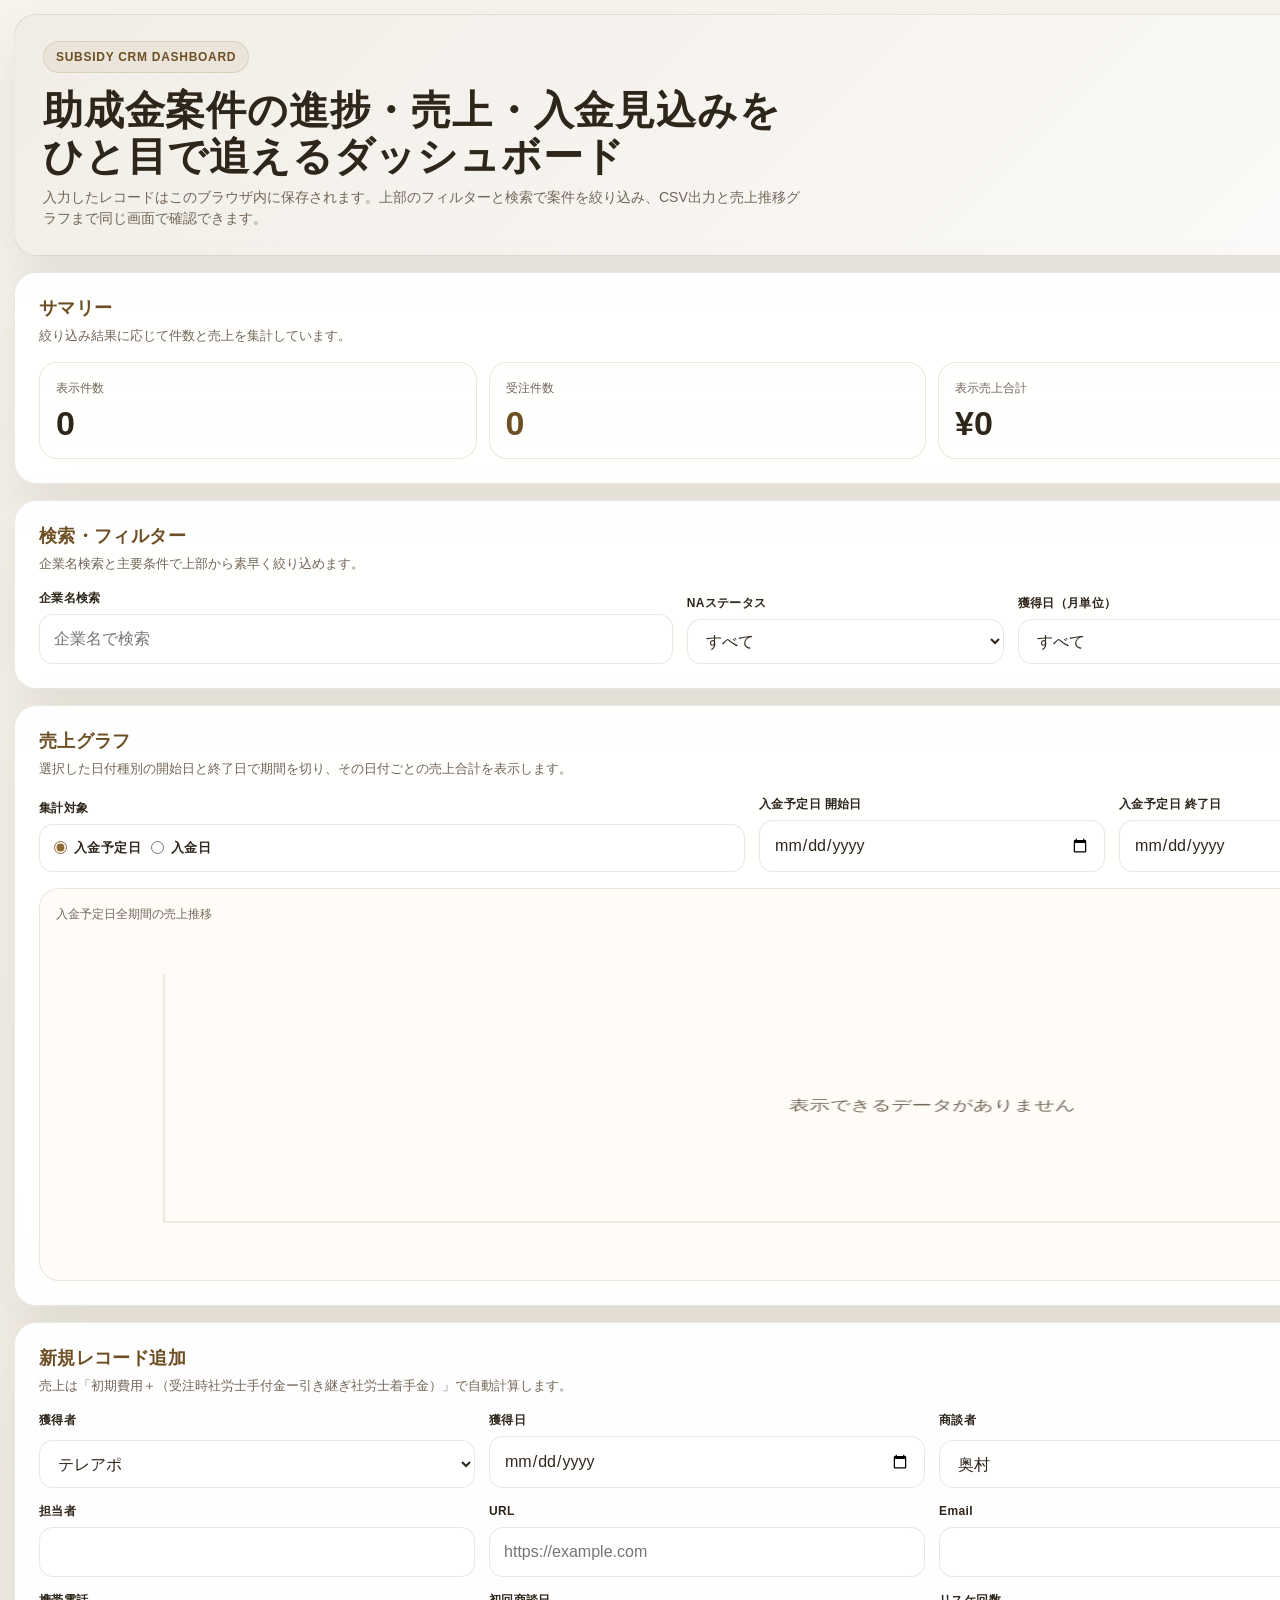
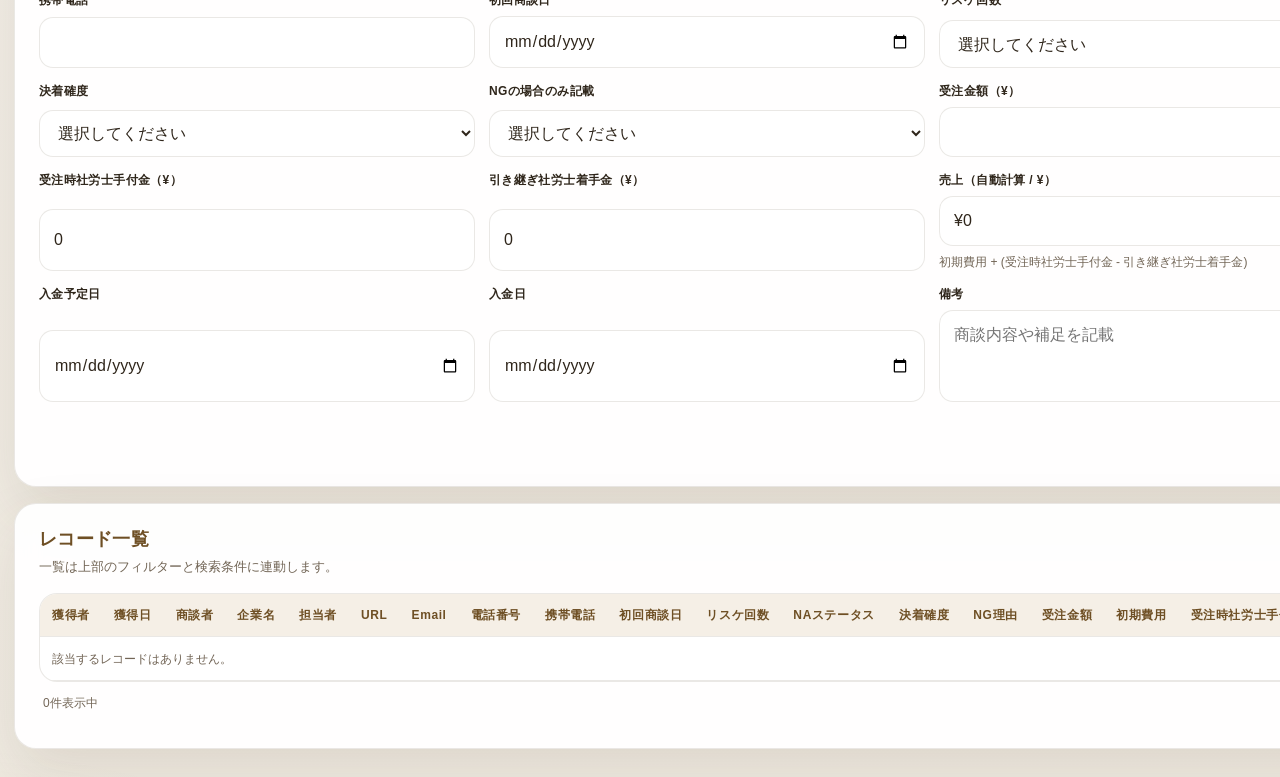
<file: subsidy_crm_dashboard.html>
<!doctype html>
<html lang="ja">
<head>
  <meta charset="utf-8" />
  <meta name="viewport" content="width=device-width, initial-scale=1" />
  <title>助成金CRM ダッシュボード</title>
  <style>
    :root {
      --bg: #f4f1ea;
      --bg-soft: #fbf8f2;
      --panel: rgba(255, 255, 255, 0.94);
      --panel-strong: #ffffff;
      --line: rgba(83, 68, 45, 0.12);
      --line-strong: rgba(83, 68, 45, 0.2);
      --text: #2f261b;
      --muted: #726556;
      --accent: #8f6a33;
      --accent-strong: #6e4f24;
      --accent-soft: rgba(143, 106, 51, 0.1);
      --danger: #b95a5a;
      --success: #5f9678;
      --shadow: 0 24px 60px rgba(84, 68, 45, 0.12);
    }

    * { box-sizing: border-box; }

    body {
      margin: 0;
      min-height: 100vh;
      color: var(--text);
      font-family: "Hiragino Sans", "Yu Gothic", "Noto Sans JP", sans-serif;
      background:
        radial-gradient(900px 380px at 100% -10%, rgba(143, 106, 51, 0.12), transparent 65%),
        radial-gradient(900px 420px at -10% 110%, rgba(188, 170, 138, 0.12), transparent 65%),
        linear-gradient(180deg, #f8f5ef 0%, #f0ebe2 100%);
      line-height: 1.5;
    }

    .app {
      width: min(1480px, calc(100% - 28px));
      margin: 14px auto 28px;
      display: grid;
      gap: 16px;
    }

    .panel {
      background: var(--panel);
      border: 1px solid var(--line);
      border-radius: 22px;
      box-shadow: var(--shadow);
      backdrop-filter: blur(12px);
    }

    .hero {
      padding: 26px 28px;
      display: flex;
      justify-content: space-between;
      gap: 20px;
      align-items: flex-start;
      background:
        linear-gradient(135deg, rgba(143, 106, 51, 0.12), rgba(255, 255, 255, 0.75)),
        rgba(255, 255, 255, 0.96);
    }

    .eyebrow {
      display: inline-flex;
      align-items: center;
      gap: 8px;
      padding: 6px 12px;
      border-radius: 999px;
      border: 1px solid rgba(183, 154, 98, 0.28);
      background: rgba(143, 106, 51, 0.08);
      color: var(--accent-strong);
      font-size: 12px;
      font-weight: 700;
      letter-spacing: 0.06em;
    }

    h1 {
      margin: 14px 0 8px;
      font-size: clamp(28px, 3.5vw, 40px);
      line-height: 1.15;
      letter-spacing: 0.02em;
    }

    .hero p {
      margin: 0;
      max-width: 760px;
      color: var(--muted);
      font-size: 14px;
    }

    .hero-side {
      min-width: 240px;
      display: grid;
      gap: 10px;
    }

    .hero-note {
      padding: 14px 16px;
      border-radius: 16px;
      background: rgba(248, 244, 236, 0.92);
      border: 1px solid var(--line);
    }

    .hero-note strong {
      display: block;
      margin-bottom: 6px;
      color: var(--accent-strong);
      font-size: 13px;
    }

    .hero-note span {
      color: var(--muted);
      font-size: 12px;
    }

    .section {
      padding: 22px 24px 24px;
    }

    .section-header {
      display: flex;
      justify-content: space-between;
      align-items: center;
      gap: 14px;
      margin-bottom: 16px;
    }

    .section-title {
      margin: 0;
      font-size: 18px;
      color: var(--accent-strong);
      letter-spacing: 0.02em;
    }

    .section-subtitle {
      margin: 4px 0 0;
      color: var(--muted);
      font-size: 13px;
    }

    .kpis {
      display: grid;
      gap: 12px;
      grid-template-columns: repeat(4, minmax(0, 1fr));
    }

    .kpi {
      border: 1px solid var(--line);
      border-radius: 18px;
      padding: 16px;
      background: linear-gradient(180deg, rgba(255, 255, 255, 0.03), rgba(255, 255, 255, 0.01));
    }

    .kpi-label {
      color: var(--muted);
      font-size: 12px;
      margin-bottom: 8px;
      display: block;
    }

    .kpi-value {
      font-size: clamp(24px, 3vw, 34px);
      font-weight: 800;
      line-height: 1.1;
      color: var(--text);
    }

    .kpi-value.accent {
      color: var(--accent-strong);
    }

    .toolbar-grid,
    .form-grid,
    .chart-grid {
      display: grid;
      gap: 14px;
    }

    .toolbar-grid {
      grid-template-columns: 2fr repeat(3, minmax(0, 1fr)) auto;
      align-items: end;
    }

    .chart-grid {
      grid-template-columns: repeat(5, minmax(0, 1fr));
      align-items: end;
    }

    .form-grid {
      grid-template-columns: repeat(4, minmax(0, 1fr));
    }

    .field {
      display: grid;
      gap: 7px;
    }

    .span-2 { grid-column: span 2; }
    .span-4 { grid-column: span 4; }

    label {
      font-size: 12px;
      font-weight: 700;
      color: var(--text);
      letter-spacing: 0.03em;
    }

    input,
    select,
    textarea,
    button {
      font: inherit;
    }

    input,
    select,
    textarea {
      width: 100%;
      padding: 12px 14px;
      border-radius: 14px;
      border: 1px solid var(--line);
      background: rgba(255, 255, 255, 0.96);
      color: var(--text);
      outline: none;
      transition: border-color 120ms ease, box-shadow 120ms ease, transform 120ms ease;
    }

    input:focus,
    select:focus,
    textarea:focus {
      border-color: rgba(143, 106, 51, 0.45);
      box-shadow: 0 0 0 4px rgba(143, 106, 51, 0.1);
    }

    textarea {
      min-height: 92px;
      resize: vertical;
    }

    .field-hint,
    .legend-note,
    .empty-state {
      color: var(--muted);
      font-size: 12px;
    }

    .radio-group {
      display: flex;
      flex-wrap: wrap;
      gap: 10px;
      padding: 12px 14px;
      border-radius: 14px;
      border: 1px solid var(--line);
      background: rgba(255, 255, 255, 0.96);
      min-height: 48px;
      align-items: center;
    }

    .radio-pill {
      display: inline-flex;
      align-items: center;
      gap: 7px;
      color: var(--text);
      font-size: 13px;
    }

    .radio-pill input {
      width: auto;
      margin: 0;
      accent-color: var(--accent);
    }

    .actions {
      display: flex;
      gap: 10px;
      flex-wrap: wrap;
      justify-content: flex-end;
      margin-top: 16px;
    }

    button {
      appearance: none;
      height: 44px;
      padding: 0 16px;
      border: 1px solid transparent;
      border-radius: 14px;
      cursor: pointer;
      font-weight: 700;
      transition: transform 120ms ease, opacity 120ms ease, background-color 120ms ease;
    }

    button:hover {
      transform: translateY(-1px);
    }

    .primary {
      background: linear-gradient(135deg, #b48b4e, #8f6a33);
      color: #fffdf8;
    }

    .secondary {
      background: #fffdf9;
      border-color: var(--line);
      color: var(--text);
    }

    .danger {
      background: rgba(185, 90, 90, 0.08);
      color: #9f3f3f;
      border-color: rgba(201, 110, 110, 0.3);
    }

    .chart-shell {
      border: 1px solid var(--line);
      border-radius: 20px;
      padding: 16px 16px 10px;
      background: rgba(255, 252, 247, 0.96);
    }

    .chart-meta {
      display: flex;
      justify-content: space-between;
      gap: 10px;
      flex-wrap: wrap;
      margin-bottom: 12px;
    }

    .chart-total {
      font-size: 14px;
      color: var(--muted);
    }

    .chart-total strong {
      color: var(--accent-strong);
      font-size: 22px;
      margin-left: 8px;
    }

    canvas {
      width: 100%;
      height: 320px;
      display: block;
    }

    .table-wrap {
      overflow: auto;
      border: 1px solid var(--line);
      border-radius: 18px;
      background: rgba(255, 255, 255, 0.96);
    }

    table {
      width: 100%;
      border-collapse: collapse;
      min-width: 1600px;
    }

    th,
    td {
      padding: 12px 12px;
      border-bottom: 1px solid var(--line);
      text-align: left;
      font-size: 13px;
      vertical-align: top;
      white-space: nowrap;
    }

    th {
      position: sticky;
      top: 0;
      z-index: 1;
      background: #f5efe6;
      color: var(--accent-strong);
      font-size: 12px;
      letter-spacing: 0.05em;
    }

    td.wrap {
      white-space: normal;
      min-width: 220px;
    }

    tr:hover td {
      background: rgba(143, 106, 51, 0.05);
    }

    .status-chip,
    .confidence-chip {
      display: inline-flex;
      align-items: center;
      min-height: 28px;
      padding: 4px 10px;
      border-radius: 999px;
      border: 1px solid var(--line-strong);
      background: rgba(143, 106, 51, 0.06);
      font-size: 12px;
    }

    .status-chip {
      color: var(--text);
    }

    .confidence-chip {
      color: var(--accent-strong);
      border-color: rgba(143, 106, 51, 0.24);
      background: rgba(143, 106, 51, 0.09);
    }

    .table-actions {
      display: flex;
      gap: 8px;
    }

    .record-row {
      cursor: pointer;
    }

    .record-row td:last-child,
    .record-row td:last-child * {
      cursor: default;
    }

    .mini-button {
      height: 32px;
      padding: 0 10px;
      border-radius: 10px;
      font-size: 12px;
    }

    .footer-note {
      padding: 0 4px;
      color: var(--muted);
      font-size: 12px;
    }

    .modal {
      position: fixed;
      inset: 0;
      display: none;
      align-items: center;
      justify-content: center;
      padding: 18px;
      background: rgba(70, 55, 36, 0.26);
      z-index: 30;
    }

    .modal.open {
      display: flex;
    }

    .modal-card {
      width: min(1240px, 100%);
      max-height: 92vh;
      overflow: auto;
      border-radius: 24px;
      border: 1px solid var(--line);
      background: var(--panel-strong);
      box-shadow: var(--shadow);
      padding: 22px;
    }

    .modal-header {
      display: flex;
      justify-content: space-between;
      gap: 12px;
      align-items: flex-start;
      margin-bottom: 16px;
    }

    .modal-close {
      min-width: 44px;
      padding: 0;
    }

    @media (max-width: 1200px) {
      .toolbar-grid,
      .chart-grid,
      .form-grid,
      .kpis {
        grid-template-columns: repeat(2, minmax(0, 1fr));
      }

      .hero {
        flex-direction: column;
      }

      .hero-side {
        width: 100%;
        grid-template-columns: repeat(2, minmax(0, 1fr));
      }
    }

    @media (max-width: 760px) {
      .app {
        width: min(100% - 18px, 100%);
      }

      .toolbar-grid,
      .chart-grid,
      .form-grid,
      .kpis,
      .hero-side {
        grid-template-columns: 1fr;
      }

      .span-2,
      .span-4 {
        grid-column: span 1;
      }

      .section {
        padding: 18px;
      }

      .hero {
        padding: 22px 18px;
      }

      h1 {
        font-size: 28px;
      }
    }
  </style>
</head>
<body>
  <main class="app">
    <section class="panel hero">
      <div>
        <span class="eyebrow">SUBSIDY CRM DASHBOARD</span>
        <h1>助成金案件の進捗・売上・入金見込みを<br>ひと目で追えるダッシュボード</h1>
        <p>入力したレコードはこのブラウザ内に保存されます。上部のフィルターと検索で案件を絞り込み、CSV出力と売上推移グラフまで同じ画面で確認できます。</p>
      </div>
      <div class="hero-side">
        <div class="hero-note">
          <strong>入力から一覧まで一体化</strong>
          <span>フォーム送信後に一覧・KPI・グラフへ即反映します。</span>
        </div>
        <div class="hero-note">
          <strong>CSVダウンロード対応</strong>
          <span>現在の絞り込み結果をそのままCSV出力できます。</span>
        </div>
      </div>
    </section>

    <section class="panel section">
      <div class="section-header">
        <div>
          <h2 class="section-title">サマリー</h2>
          <p class="section-subtitle">絞り込み結果に応じて件数と売上を集計しています。</p>
        </div>
      </div>
      <div class="kpis">
        <article class="kpi">
          <span class="kpi-label">表示件数</span>
          <div class="kpi-value" id="kpiCount">0</div>
        </article>
        <article class="kpi">
          <span class="kpi-label">受注件数</span>
          <div class="kpi-value accent" id="kpiOrderCount">0</div>
        </article>
        <article class="kpi">
          <span class="kpi-label">表示売上合計</span>
          <div class="kpi-value" id="kpiRevenue">¥0</div>
        </article>
        <article class="kpi">
          <span class="kpi-label">入金済み売上</span>
          <div class="kpi-value accent" id="kpiPaidRevenue">¥0</div>
        </article>
      </div>
    </section>

    <section class="panel section">
      <div class="section-header">
        <div>
          <h2 class="section-title">検索・フィルター</h2>
          <p class="section-subtitle">企業名検索と主要条件で上部から素早く絞り込めます。</p>
        </div>
      </div>
      <div class="toolbar-grid">
        <div class="field">
          <label for="searchCompany">企業名検索</label>
          <input id="searchCompany" type="search" placeholder="企業名で検索" />
        </div>
        <div class="field">
          <label for="filterStatus">NAステータス</label>
          <select id="filterStatus"></select>
        </div>
        <div class="field">
          <label for="filterMonth">獲得日（月単位）</label>
          <select id="filterMonth"></select>
        </div>
        <div class="field">
          <label for="filterConfidence">決着確度</label>
          <select id="filterConfidence"></select>
        </div>
        <button class="secondary" id="resetFilters" type="button">フィルター解除</button>
      </div>
    </section>

    <section class="panel section">
      <div class="section-header">
        <div>
          <h2 class="section-title">売上グラフ</h2>
          <p class="section-subtitle">選択した日付種別の開始日と終了日で期間を切り、その日付ごとの売上合計を表示します。</p>
        </div>
      </div>
      <div class="chart-grid">
        <div class="field span-2">
          <label>集計対象</label>
          <div class="radio-group">
            <label class="radio-pill"><input type="radio" name="chartMode" value="expected" checked />入金予定日</label>
            <label class="radio-pill"><input type="radio" name="chartMode" value="actual" />入金日</label>
          </div>
        </div>
        <div class="field">
          <label for="chartStart" id="chartStartLabel">入金予定日 開始日</label>
          <input id="chartStart" type="date" />
        </div>
        <div class="field">
          <label for="chartEnd" id="chartEndLabel">入金予定日 終了日</label>
          <input id="chartEnd" type="date" />
        </div>
        <button class="secondary" id="chartReset" type="button">期間リセット</button>
      </div>
      <div class="chart-shell" style="margin-top: 16px;">
        <div class="chart-meta">
          <div class="legend-note" id="chartCaption">データが追加されるとグラフが表示されます。</div>
          <div class="chart-total">期間内売上合計<strong id="chartTotal">¥0</strong></div>
        </div>
        <canvas id="salesChart" width="1200" height="320" aria-label="売上グラフ"></canvas>
      </div>
    </section>

    <section class="panel section">
      <div class="section-header">
        <div>
          <h2 class="section-title">新規レコード追加</h2>
          <p class="section-subtitle">売上は「初期費用＋（受注時社労士手付金ー引き継ぎ社労士着手金）」で自動計算します。</p>
        </div>
      </div>
      <form id="recordForm">
        <div class="form-grid">
          <div class="field">
            <label for="acquirer">獲得者</label>
            <select id="acquirer" name="acquirer" required></select>
          </div>
          <div class="field">
            <label for="acquiredDate">獲得日</label>
            <input id="acquiredDate" name="acquiredDate" type="date" required />
          </div>
          <div class="field">
            <label for="meetingOwner">商談者</label>
            <select id="meetingOwner" name="meetingOwner" required></select>
          </div>
          <div class="field">
            <label for="companyName">企業名</label>
            <input id="companyName" name="companyName" type="text" required />
          </div>

          <div class="field">
            <label for="contactPerson">担当者</label>
            <input id="contactPerson" name="contactPerson" type="text" />
          </div>
          <div class="field">
            <label for="companyUrl">URL</label>
            <input id="companyUrl" name="companyUrl" type="url" placeholder="https://example.com" />
          </div>
          <div class="field">
            <label for="email">Email</label>
            <input id="email" name="email" type="email" />
          </div>
          <div class="field">
            <label for="phone">電話番号</label>
            <input id="phone" name="phone" type="tel" />
          </div>

          <div class="field">
            <label for="mobile">携帯電話</label>
            <input id="mobile" name="mobile" type="tel" />
          </div>
          <div class="field">
            <label for="firstMeetingDate">初回商談日</label>
            <input id="firstMeetingDate" name="firstMeetingDate" type="date" />
          </div>
          <div class="field">
            <label for="rescheduleCount">リスケ回数</label>
            <select id="rescheduleCount" name="rescheduleCount"></select>
          </div>
          <div class="field">
            <label for="naStatus">NAステータス</label>
            <select id="naStatus" name="naStatus" required></select>
          </div>

          <div class="field">
            <label for="confidence">決着確度</label>
            <select id="confidence" name="confidence"></select>
          </div>
          <div class="field">
            <label for="ngReason">NGの場合のみ記載</label>
            <select id="ngReason" name="ngReason"></select>
          </div>
          <div class="field">
            <label for="orderAmount">受注金額（¥）</label>
            <input id="orderAmount" name="orderAmount" type="text" inputmode="numeric" class="currency-input" />
          </div>
          <div class="field">
            <label for="initialFee">初期費用（¥）</label>
            <input id="initialFee" name="initialFee" type="text" inputmode="numeric" class="currency-input" value="0" />
          </div>

          <div class="field">
            <label for="depositAtOrder">受注時社労士手付金（¥）</label>
            <input id="depositAtOrder" name="depositAtOrder" type="text" inputmode="numeric" class="currency-input" value="0" />
          </div>
          <div class="field">
            <label for="inheritedDeposit">引き継ぎ社労士着手金（¥）</label>
            <input id="inheritedDeposit" name="inheritedDeposit" type="text" inputmode="numeric" class="currency-input" value="0" />
          </div>
          <div class="field">
            <label for="salesAmount">売上（自動計算 / ¥）</label>
            <input id="salesAmount" name="salesAmount" type="text" readonly />
            <span class="field-hint">初期費用 + (受注時社労士手付金 - 引き継ぎ社労士着手金)</span>
          </div>
          <div class="field">
            <label for="applicationDate">申込日</label>
            <input id="applicationDate" name="applicationDate" type="date" />
          </div>

          <div class="field">
            <label for="expectedPaymentDate">入金予定日</label>
            <input id="expectedPaymentDate" name="expectedPaymentDate" type="date" />
          </div>
          <div class="field">
            <label for="paymentDate">入金日</label>
            <input id="paymentDate" name="paymentDate" type="date" />
          </div>
          <div class="field span-2">
            <label for="notes">備考</label>
            <textarea id="notes" name="notes" placeholder="商談内容や補足を記載"></textarea>
          </div>
        </div>
        <div class="actions">
          <button class="secondary" id="resetForm" type="button">フォームをクリア</button>
          <button class="primary" type="submit">レコードを追加</button>
        </div>
      </form>
    </section>

    <section class="panel section">
      <div class="section-header">
        <div>
          <h2 class="section-title">レコード一覧</h2>
          <p class="section-subtitle">一覧は上部のフィルターと検索条件に連動します。</p>
        </div>
        <div class="actions" style="margin-top: 0;">
          <button class="secondary" id="downloadCsv" type="button">CSVダウンロード</button>
        </div>
      </div>
      <div class="table-wrap">
        <table>
          <thead>
            <tr>
              <th>獲得者</th>
              <th>獲得日</th>
              <th>商談者</th>
              <th>企業名</th>
              <th>担当者</th>
              <th>URL</th>
              <th>Email</th>
              <th>電話番号</th>
              <th>携帯電話</th>
              <th>初回商談日</th>
              <th>リスケ回数</th>
              <th>NAステータス</th>
              <th>決着確度</th>
              <th>NG理由</th>
              <th>受注金額</th>
              <th>初期費用</th>
              <th>受注時社労士手付金</th>
              <th>引き継ぎ社労士着手金</th>
              <th>売上</th>
              <th>申込日</th>
              <th>入金予定日</th>
              <th>入金日</th>
              <th>備考</th>
              <th>操作</th>
            </tr>
          </thead>
          <tbody id="recordsBody"></tbody>
        </table>
      </div>
      <p class="footer-note" id="tableSummary">0件表示中</p>
    </section>
  </main>

  <div class="modal" id="editModal" aria-hidden="true">
    <div class="modal-card">
      <div class="modal-header">
        <div>
          <h2 class="section-title" style="margin:0;">レコード編集</h2>
          <p class="section-subtitle" style="margin-top:4px;">一覧の行を押すと内容を確認し、そのまま保存できます。</p>
        </div>
        <button class="secondary modal-close" id="closeEditModal" type="button">×</button>
      </div>
      <form id="editForm">
        <input id="editRecordId" type="hidden" />
        <div class="form-grid">
          <div class="field">
            <label for="editAcquirer">獲得者</label>
            <select id="editAcquirer" name="acquirer" required></select>
          </div>
          <div class="field">
            <label for="editAcquiredDate">獲得日</label>
            <input id="editAcquiredDate" name="acquiredDate" type="date" required />
          </div>
          <div class="field">
            <label for="editMeetingOwner">商談者</label>
            <select id="editMeetingOwner" name="meetingOwner" required></select>
          </div>
          <div class="field">
            <label for="editCompanyName">企業名</label>
            <input id="editCompanyName" name="companyName" type="text" required />
          </div>

          <div class="field">
            <label for="editContactPerson">担当者</label>
            <input id="editContactPerson" name="contactPerson" type="text" />
          </div>
          <div class="field">
            <label for="editCompanyUrl">URL</label>
            <input id="editCompanyUrl" name="companyUrl" type="url" />
          </div>
          <div class="field">
            <label for="editEmail">Email</label>
            <input id="editEmail" name="email" type="email" />
          </div>
          <div class="field">
            <label for="editPhone">電話番号</label>
            <input id="editPhone" name="phone" type="tel" />
          </div>

          <div class="field">
            <label for="editMobile">携帯電話</label>
            <input id="editMobile" name="mobile" type="tel" />
          </div>
          <div class="field">
            <label for="editFirstMeetingDate">初回商談日</label>
            <input id="editFirstMeetingDate" name="firstMeetingDate" type="date" />
          </div>
          <div class="field">
            <label for="editRescheduleCount">リスケ回数</label>
            <select id="editRescheduleCount" name="rescheduleCount"></select>
          </div>
          <div class="field">
            <label for="editNaStatus">NAステータス</label>
            <select id="editNaStatus" name="naStatus" required></select>
          </div>

          <div class="field">
            <label for="editConfidence">決着確度</label>
            <select id="editConfidence" name="confidence"></select>
          </div>
          <div class="field">
            <label for="editNgReason">NGの場合のみ記載</label>
            <select id="editNgReason" name="ngReason"></select>
          </div>
          <div class="field">
            <label for="editOrderAmount">受注金額（¥）</label>
            <input id="editOrderAmount" name="orderAmount" type="text" inputmode="numeric" class="currency-input" />
          </div>
          <div class="field">
            <label for="editInitialFee">初期費用（¥）</label>
            <input id="editInitialFee" name="initialFee" type="text" inputmode="numeric" class="currency-input" />
          </div>

          <div class="field">
            <label for="editDepositAtOrder">受注時社労士手付金（¥）</label>
            <input id="editDepositAtOrder" name="depositAtOrder" type="text" inputmode="numeric" class="currency-input" />
          </div>
          <div class="field">
            <label for="editInheritedDeposit">引き継ぎ社労士着手金（¥）</label>
            <input id="editInheritedDeposit" name="inheritedDeposit" type="text" inputmode="numeric" class="currency-input" />
          </div>
          <div class="field">
            <label for="editSalesAmount">売上（自動計算 / ¥）</label>
            <input id="editSalesAmount" name="salesAmount" type="text" readonly />
            <span class="field-hint">保存時にも再計算されます。</span>
          </div>
          <div class="field">
            <label for="editApplicationDate">申込日</label>
            <input id="editApplicationDate" name="applicationDate" type="date" />
          </div>

          <div class="field">
            <label for="editExpectedPaymentDate">入金予定日</label>
            <input id="editExpectedPaymentDate" name="expectedPaymentDate" type="date" />
          </div>
          <div class="field">
            <label for="editPaymentDate">入金日</label>
            <input id="editPaymentDate" name="paymentDate" type="date" />
          </div>
          <div class="field span-2">
            <label for="editNotes">備考</label>
            <textarea id="editNotes" name="notes"></textarea>
          </div>
        </div>
        <div class="actions">
          <button class="secondary" id="cancelEditModal" type="button">閉じる</button>
          <button class="primary" type="submit">保存</button>
        </div>
      </form>
    </div>
  </div>

  <script>
    const STORAGE_KEY = "subsidy-crm-records-v1";

    const OPTIONS = {
      acquirer: ["テレアポ", "奥村", "樋口", "櫻井"],
      meetingOwner: ["奥村", "樋口", "櫻井"],
      rescheduleCount: ["", "リスケ１", "リスケ２", "リスケ３", "リスケ４", "リスケ５"],
      naStatus: [
        "APOキャンセル", "APOリスケ調整中", "新規商談待ち", "商談NG", "再商談",
        "角度上げ（未約束）", "角度上げ（約束）", "決着", "受注（入金待ち）", "受注（入金済み）",
        "後確", "受注後キャンセル", "受注（完全成功報酬）", "受注（補助金のみ）"
      ],
      confidence: ["", "1~5", "6", "7", "8", "9", "10"],
      ngReason: ["", "初期費用NG", "少額NG", "社労士NG", "第三者NG", "不審NG", "アプローチNG", "長期留守NG", "物理NG（対象外）"]
    };

    const labels = {
      acquirer: "獲得者",
      acquiredDate: "獲得日",
      meetingOwner: "商談者",
      companyName: "企業名",
      contactPerson: "担当者",
      companyUrl: "URL",
      email: "Email",
      phone: "電話番号",
      mobile: "携帯電話",
      firstMeetingDate: "初回商談日",
      rescheduleCount: "リスケ回数",
      naStatus: "NAステータス",
      confidence: "決着確度",
      ngReason: "NGの場合のみ記載",
      orderAmount: "受注金額",
      initialFee: "初期費用",
      depositAtOrder: "受注時社労士手付金",
      inheritedDeposit: "引き継ぎ社労士着手金",
      sales: "売上",
      applicationDate: "申込日",
      expectedPaymentDate: "入金予定日",
      paymentDate: "入金日",
      notes: "備考"
    };

    const form = document.getElementById("recordForm");
    const recordsBody = document.getElementById("recordsBody");
    const salesAmountInput = document.getElementById("salesAmount");
    const filterStatus = document.getElementById("filterStatus");
    const filterMonth = document.getElementById("filterMonth");
    const filterConfidence = document.getElementById("filterConfidence");
    const searchCompany = document.getElementById("searchCompany");
    const chartStart = document.getElementById("chartStart");
    const chartEnd = document.getElementById("chartEnd");
    const chartStartLabel = document.getElementById("chartStartLabel");
    const chartEndLabel = document.getElementById("chartEndLabel");
    const chartCanvas = document.getElementById("salesChart");
    const chartCaption = document.getElementById("chartCaption");
    const chartTotal = document.getElementById("chartTotal");
    const editModal = document.getElementById("editModal");
    const editForm = document.getElementById("editForm");
    const ctx = chartCanvas.getContext("2d");

    let records = loadRecords();

    populateStaticSelect("acquirer", OPTIONS.acquirer, true);
    populateStaticSelect("meetingOwner", OPTIONS.meetingOwner, true);
    populateStaticSelect("rescheduleCount", OPTIONS.rescheduleCount, false, "選択してください");
    populateStaticSelect("naStatus", OPTIONS.naStatus, true);
    populateStaticSelect("confidence", OPTIONS.confidence, false, "選択してください");
    populateStaticSelect("ngReason", OPTIONS.ngReason, false, "選択してください");
    populateStaticSelect("editAcquirer", OPTIONS.acquirer, true);
    populateStaticSelect("editMeetingOwner", OPTIONS.meetingOwner, true);
    populateStaticSelect("editRescheduleCount", OPTIONS.rescheduleCount, false, "選択してください");
    populateStaticSelect("editNaStatus", OPTIONS.naStatus, true);
    populateStaticSelect("editConfidence", OPTIONS.confidence, false, "選択してください");
    populateStaticSelect("editNgReason", OPTIONS.ngReason, false, "選択してください");

    initializeFilterSelects();
    setupCurrencyInputs();
    updateSalesPreview();
    updateEditSalesPreview();
    updateChartDateLabels();
    applyDefaultChartRange();
    render();

    document.getElementById("initialFee").addEventListener("input", updateSalesPreview);
    document.getElementById("depositAtOrder").addEventListener("input", updateSalesPreview);
    document.getElementById("inheritedDeposit").addEventListener("input", updateSalesPreview);
    document.getElementById("editInitialFee").addEventListener("input", updateEditSalesPreview);
    document.getElementById("editDepositAtOrder").addEventListener("input", updateEditSalesPreview);
    document.getElementById("editInheritedDeposit").addEventListener("input", updateEditSalesPreview);

    form.addEventListener("submit", (event) => {
      event.preventDefault();

      const record = {
        id: generateId(),
        acquirer: document.getElementById("acquirer").value || "",
        acquiredDate: document.getElementById("acquiredDate").value || "",
        meetingOwner: document.getElementById("meetingOwner").value || "",
        companyName: document.getElementById("companyName").value || "",
        contactPerson: document.getElementById("contactPerson").value || "",
        companyUrl: document.getElementById("companyUrl").value || "",
        email: document.getElementById("email").value || "",
        phone: document.getElementById("phone").value || "",
        mobile: document.getElementById("mobile").value || "",
        firstMeetingDate: document.getElementById("firstMeetingDate").value || "",
        rescheduleCount: document.getElementById("rescheduleCount").value || "",
        naStatus: document.getElementById("naStatus").value || "",
        confidence: document.getElementById("confidence").value || "",
        ngReason: document.getElementById("ngReason").value || "",
        orderAmount: getInputNumber("orderAmount"),
        initialFee: getInputNumber("initialFee"),
        depositAtOrder: getInputNumber("depositAtOrder"),
        inheritedDeposit: getInputNumber("inheritedDeposit"),
        sales: calculateSales(
          getInputNumber("initialFee"),
          getInputNumber("depositAtOrder"),
          getInputNumber("inheritedDeposit")
        ),
        applicationDate: document.getElementById("applicationDate").value || "",
        expectedPaymentDate: document.getElementById("expectedPaymentDate").value || "",
        paymentDate: document.getElementById("paymentDate").value || "",
        notes: document.getElementById("notes").value || "",
        createdAt: new Date().toISOString()
      };

      records.unshift(record);
      persistRecords();
      form.reset();
      populateStaticSelect("acquirer", OPTIONS.acquirer, true);
      populateStaticSelect("meetingOwner", OPTIONS.meetingOwner, true);
      populateStaticSelect("rescheduleCount", OPTIONS.rescheduleCount, false, "選択してください");
      populateStaticSelect("naStatus", OPTIONS.naStatus, true);
      populateStaticSelect("confidence", OPTIONS.confidence, false, "選択してください");
      populateStaticSelect("ngReason", OPTIONS.ngReason, false, "選択してください");
      resetCurrencyInputs(form);
      updateSalesPreview();
      applyDefaultChartRange();
      render();
    });

    document.getElementById("resetForm").addEventListener("click", () => {
      form.reset();
      resetCurrencyInputs(form);
      updateSalesPreview();
    });

    document.getElementById("resetFilters").addEventListener("click", () => {
      searchCompany.value = "";
      filterStatus.value = "all";
      filterMonth.value = "all";
      filterConfidence.value = "all";
      render();
    });

    document.getElementById("downloadCsv").addEventListener("click", downloadCsv);
    document.getElementById("chartReset").addEventListener("click", () => {
      applyDefaultChartRange();
      renderChart();
    });
    document.getElementById("closeEditModal").addEventListener("click", closeEditModal);
    document.getElementById("cancelEditModal").addEventListener("click", closeEditModal);

    searchCompany.addEventListener("input", render);
    filterStatus.addEventListener("change", render);
    filterMonth.addEventListener("change", render);
    filterConfidence.addEventListener("change", render);
    chartStart.addEventListener("change", renderChart);
    chartEnd.addEventListener("change", renderChart);
    document.querySelectorAll('input[name="chartMode"]').forEach((radio) => {
      radio.addEventListener("change", () => {
        updateChartDateLabels();
        applyDefaultChartRange();
        renderChart();
      });
    });

    recordsBody.addEventListener("click", (event) => {
      const button = event.target.closest("[data-delete-id]");
      if (button) {
        const { deleteId } = button.dataset;
        records = records.filter((record) => record.id !== deleteId);
        persistRecords();
        render();
        return;
      }

      const row = event.target.closest("[data-open-id]");
      if (!row) return;
      openEditModal(row.dataset.openId);
    });

    editModal.addEventListener("click", (event) => {
      if (event.target === editModal) {
        closeEditModal();
      }
    });

    editForm.addEventListener("submit", (event) => {
      event.preventDefault();
      const id = document.getElementById("editRecordId").value;
      const index = records.findIndex((record) => record.id === id);
      if (index === -1) return;

      const updated = {
        ...records[index],
        acquirer: document.getElementById("editAcquirer").value || "",
        acquiredDate: document.getElementById("editAcquiredDate").value || "",
        meetingOwner: document.getElementById("editMeetingOwner").value || "",
        companyName: document.getElementById("editCompanyName").value || "",
        contactPerson: document.getElementById("editContactPerson").value || "",
        companyUrl: document.getElementById("editCompanyUrl").value || "",
        email: document.getElementById("editEmail").value || "",
        phone: document.getElementById("editPhone").value || "",
        mobile: document.getElementById("editMobile").value || "",
        firstMeetingDate: document.getElementById("editFirstMeetingDate").value || "",
        rescheduleCount: document.getElementById("editRescheduleCount").value || "",
        naStatus: document.getElementById("editNaStatus").value || "",
        confidence: document.getElementById("editConfidence").value || "",
        ngReason: document.getElementById("editNgReason").value || "",
        orderAmount: getInputNumber("editOrderAmount"),
        initialFee: getInputNumber("editInitialFee"),
        depositAtOrder: getInputNumber("editDepositAtOrder"),
        inheritedDeposit: getInputNumber("editInheritedDeposit"),
        sales: calculateSales(
          getInputNumber("editInitialFee"),
          getInputNumber("editDepositAtOrder"),
          getInputNumber("editInheritedDeposit")
        ),
        applicationDate: document.getElementById("editApplicationDate").value || "",
        expectedPaymentDate: document.getElementById("editExpectedPaymentDate").value || "",
        paymentDate: document.getElementById("editPaymentDate").value || "",
        notes: document.getElementById("editNotes").value || ""
      };

      records[index] = updated;
      persistRecords();
      closeEditModal();
      render();
    });

    function loadRecords() {
      try {
        const raw = localStorage.getItem(STORAGE_KEY);
        return raw ? JSON.parse(raw) : [];
      } catch (error) {
        console.error("Failed to load records:", error);
        return [];
      }
    }

    function persistRecords() {
      localStorage.setItem(STORAGE_KEY, JSON.stringify(records));
    }

    function setupCurrencyInputs() {
      document.querySelectorAll(".currency-input").forEach((input) => {
        formatCurrencyInputElement(input);
        input.addEventListener("input", () => {
          const numeric = sanitizeNumberString(input.value);
          input.value = numeric ? formatPlainNumber(numeric) : "";
        });
        input.addEventListener("blur", () => {
          const numeric = sanitizeNumberString(input.value);
          input.value = numeric ? formatPlainNumber(numeric) : "";
        });
      });
    }

    function resetCurrencyInputs(scope) {
      scope.querySelectorAll(".currency-input").forEach((input) => {
        const defaultValue = input.defaultValue || "";
        input.value = defaultValue ? formatPlainNumber(defaultValue) : "";
      });
    }

    function populateStaticSelect(id, values, required = false, placeholder = "選択してください") {
      const target = document.getElementById(id);
      const selectedValue = target.value;
      target.innerHTML = "";

      if (!required) {
        target.appendChild(new Option(placeholder, ""));
      }

      values.forEach((value) => {
        if (!value && !required) return;
        target.appendChild(new Option(value, value));
      });

      if (selectedValue && [...target.options].some((option) => option.value === selectedValue)) {
        target.value = selectedValue;
      }
    }

    function initializeFilterSelects() {
      setSelectOptions(filterStatus, ["all", ...OPTIONS.naStatus], {
        all: "すべて"
      });
      setSelectOptions(filterConfidence, ["all", ...OPTIONS.confidence.filter(Boolean)], {
        all: "すべて"
      });
      rebuildMonthFilter();
    }

    function setSelectOptions(select, values, labelsMap = {}) {
      const current = select.value;
      select.innerHTML = "";
      values.forEach((value) => {
        select.appendChild(new Option(labelsMap[value] || value, value));
      });
      if ([...select.options].some((option) => option.value === current)) {
        select.value = current;
      }
    }

    function rebuildMonthFilter() {
      const current = filterMonth.value || "all";
      const months = [...new Set(records
        .map((record) => toMonthKey(record.acquiredDate))
        .filter(Boolean))]
        .sort();
      setSelectOptions(filterMonth, ["all", ...months], { all: "すべて" });
      if ([...filterMonth.options].some((option) => option.value === current)) {
        filterMonth.value = current;
      }
    }

    function render() {
      rebuildMonthFilter();
      const filteredRecords = getFilteredRecords();
      renderTable(filteredRecords);
      renderKpis(filteredRecords);
      renderChart();
    }

    function getFilteredRecords() {
      const keyword = searchCompany.value.trim().toLowerCase();
      return records.filter((record) => {
        const matchesKeyword = !keyword || record.companyName.toLowerCase().includes(keyword);
        const matchesStatus = filterStatus.value === "all" || record.naStatus === filterStatus.value;
        const matchesMonth = filterMonth.value === "all" || toMonthKey(record.acquiredDate) === filterMonth.value;
        const matchesConfidence = filterConfidence.value === "all" || record.confidence === filterConfidence.value;
        return matchesKeyword && matchesStatus && matchesMonth && matchesConfidence;
      });
    }

    function renderTable(filteredRecords) {
      recordsBody.innerHTML = "";

      if (!filteredRecords.length) {
        const row = document.createElement("tr");
        row.innerHTML = `<td class="wrap" colspan="24"><span class="empty-state">該当するレコードはありません。</span></td>`;
        recordsBody.appendChild(row);
        document.getElementById("tableSummary").textContent = "0件表示中";
        return;
      }

      filteredRecords.forEach((record) => {
        const row = document.createElement("tr");
        row.className = "record-row";
        row.dataset.openId = record.id;
        row.innerHTML = `
          <td>${escapeHtml(record.acquirer)}</td>
          <td>${formatDate(record.acquiredDate)}</td>
          <td>${escapeHtml(record.meetingOwner)}</td>
          <td>${escapeHtml(record.companyName)}</td>
          <td>${escapeHtml(record.contactPerson)}</td>
          <td>${renderLink(record.companyUrl)}</td>
          <td>${escapeHtml(record.email)}</td>
          <td>${escapeHtml(record.phone)}</td>
          <td>${escapeHtml(record.mobile)}</td>
          <td>${formatDate(record.firstMeetingDate)}</td>
          <td>${escapeHtml(record.rescheduleCount)}</td>
          <td><span class="status-chip">${escapeHtml(record.naStatus)}</span></td>
          <td><span class="confidence-chip">${escapeHtml(record.confidence || "-")}</span></td>
          <td>${escapeHtml(record.ngReason)}</td>
          <td>${formatCurrency(record.orderAmount)}</td>
          <td>${formatCurrency(record.initialFee)}</td>
          <td>${formatCurrency(record.depositAtOrder)}</td>
          <td>${formatCurrency(record.inheritedDeposit)}</td>
          <td>${formatCurrency(record.sales)}</td>
          <td>${formatDate(record.applicationDate)}</td>
          <td>${formatDate(record.expectedPaymentDate)}</td>
          <td>${formatDate(record.paymentDate)}</td>
          <td class="wrap">${escapeHtml(record.notes)}</td>
          <td>
            <div class="table-actions">
              <button type="button" class="mini-button danger" data-delete-id="${record.id}">削除</button>
            </div>
          </td>
        `;
        recordsBody.appendChild(row);
      });

      document.getElementById("tableSummary").textContent = `${filteredRecords.length}件表示中`;
    }

    function renderKpis(filteredRecords) {
      const totalRevenue = filteredRecords.reduce((sum, record) => sum + toNumber(record.sales), 0);
      const orderCount = filteredRecords.filter((record) => record.naStatus.includes("受注")).length;
      const paidRevenue = filteredRecords
        .filter((record) => record.naStatus === "受注（入金済み）" || Boolean(record.paymentDate))
        .reduce((sum, record) => sum + toNumber(record.sales), 0);

      document.getElementById("kpiCount").textContent = filteredRecords.length.toLocaleString("ja-JP");
      document.getElementById("kpiOrderCount").textContent = orderCount.toLocaleString("ja-JP");
      document.getElementById("kpiRevenue").textContent = formatCurrency(totalRevenue);
      document.getElementById("kpiPaidRevenue").textContent = formatCurrency(paidRevenue);
    }

    function renderChart() {
      const filteredRecords = getFilteredRecords();
      const mode = document.querySelector('input[name="chartMode"]:checked').value;
      const chartDateKey = mode === "expected" ? "expectedPaymentDate" : "paymentDate";
      const chartLabel = mode === "expected" ? "入金予定日" : "入金日";
      let start = chartStart.value;
      let end = chartEnd.value;

      if (start && end && start > end) {
        [start, end] = [end, start];
      }

      const applicableRecords = filteredRecords.filter((record) => {
        if (!record[chartDateKey]) return false;
        if (start && record[chartDateKey] < start) return false;
        if (end && record[chartDateKey] > end) return false;
        return true;
      });

      const grouped = applicableRecords.reduce((map, record) => {
        const key = record[chartDateKey];
        map[key] = (map[key] || 0) + toNumber(record.sales);
        return map;
      }, {});

      const points = Object.entries(grouped)
        .sort(([a], [b]) => a.localeCompare(b))
        .map(([date, value]) => ({ date, value }));

      const total = points.reduce((sum, point) => sum + point.value, 0);
      chartTotal.textContent = formatCurrency(total);

      if (start || end) {
        chartCaption.textContent = `${chartLabel} ${start || "指定なし"} 〜 ${end || "指定なし"} の売上推移`;
      } else {
        chartCaption.textContent = `${chartLabel}全期間の売上推移`;
      }

      drawChart(points, chartLabel);
    }

    function drawChart(points, label) {
      const width = chartCanvas.width;
      const height = chartCanvas.height;
      const padding = { top: 24, right: 30, bottom: 48, left: 74 };
      const innerWidth = width - padding.left - padding.right;
      const innerHeight = height - padding.top - padding.bottom;

      ctx.clearRect(0, 0, width, height);

      const gradient = ctx.createLinearGradient(0, padding.top, 0, height - padding.bottom);
      gradient.addColorStop(0, "rgba(183, 154, 98, 0.36)");
      gradient.addColorStop(1, "rgba(183, 154, 98, 0)");

      drawAxes();

      if (!points.length) {
        ctx.fillStyle = "#726556";
        ctx.font = "14px sans-serif";
        ctx.textAlign = "center";
        ctx.fillText("表示できるデータがありません", width / 2, height / 2);
        return;
      }

      const maxValue = Math.max(...points.map((point) => point.value), 1);
      const minValue = 0;
      const stepCount = 4;

      for (let i = 0; i <= stepCount; i += 1) {
        const y = padding.top + (innerHeight / stepCount) * i;
        const value = maxValue - ((maxValue - minValue) / stepCount) * i;

        ctx.strokeStyle = "rgba(83, 68, 45, 0.08)";
        ctx.lineWidth = 1;
        ctx.beginPath();
        ctx.moveTo(padding.left, y);
        ctx.lineTo(width - padding.right, y);
        ctx.stroke();

        ctx.fillStyle = "#726556";
        ctx.font = "11px sans-serif";
        ctx.textAlign = "right";
        ctx.fillText(shortCurrency(value), padding.left - 10, y + 4);
      }

      const xPositions = points.map((_, index) => {
        if (points.length === 1) return padding.left + innerWidth / 2;
        return padding.left + (innerWidth / (points.length - 1)) * index;
      });

      ctx.beginPath();
      points.forEach((point, index) => {
        const x = xPositions[index];
        const y = padding.top + innerHeight - ((point.value - minValue) / (maxValue - minValue || 1)) * innerHeight;
        if (index === 0) {
          ctx.moveTo(x, y);
        } else {
          ctx.lineTo(x, y);
        }
      });

      ctx.strokeStyle = "#d8bc86";
      ctx.lineWidth = 3;
      ctx.lineJoin = "round";
      ctx.lineCap = "round";
      ctx.stroke();

      ctx.lineTo(xPositions[xPositions.length - 1], height - padding.bottom);
      ctx.lineTo(xPositions[0], height - padding.bottom);
      ctx.closePath();
      ctx.fillStyle = gradient;
      ctx.fill();

      ctx.beginPath();
      points.forEach((point, index) => {
        const x = xPositions[index];
        const y = padding.top + innerHeight - ((point.value - minValue) / (maxValue - minValue || 1)) * innerHeight;
        if (index === 0) {
          ctx.moveTo(x, y);
        } else {
          ctx.lineTo(x, y);
        }
      });
      ctx.strokeStyle = "#d8bc86";
      ctx.lineWidth = 3;
      ctx.stroke();

      points.forEach((point, index) => {
        const x = xPositions[index];
        const y = padding.top + innerHeight - ((point.value - minValue) / (maxValue - minValue || 1)) * innerHeight;

        ctx.fillStyle = "#fffdf9";
        ctx.beginPath();
        ctx.arc(x, y, 6, 0, Math.PI * 2);
        ctx.fill();

        ctx.strokeStyle = "#d8bc86";
        ctx.lineWidth = 2;
        ctx.beginPath();
        ctx.arc(x, y, 6, 0, Math.PI * 2);
        ctx.stroke();

        ctx.fillStyle = "#2f261b";
        ctx.font = "11px sans-serif";
        ctx.textAlign = "center";
        ctx.fillText(shortCurrency(point.value), x, y - 14);

        ctx.fillStyle = "#726556";
        ctx.fillText(formatDate(point.date, true), x, height - padding.bottom + 18);
      });

      ctx.fillStyle = "#726556";
      ctx.font = "12px sans-serif";
      ctx.textAlign = "left";
      ctx.fillText(`${label}ごとの売上`, padding.left, 16);

      function drawAxes() {
        ctx.strokeStyle = "rgba(83, 68, 45, 0.18)";
        ctx.lineWidth = 1;
        ctx.beginPath();
        ctx.moveTo(padding.left, padding.top);
        ctx.lineTo(padding.left, height - padding.bottom);
        ctx.lineTo(width - padding.right, height - padding.bottom);
        ctx.stroke();
      }
    }

    function applyDefaultChartRange() {
      const chartDateKey = getChartDateKey();
      if (!records.length) {
        chartStart.value = "";
        chartEnd.value = "";
        return;
      }

      const dates = records.map((record) => record[chartDateKey]).filter(Boolean).sort();
      chartStart.value = dates[0] || "";
      chartEnd.value = dates[dates.length - 1] || "";
    }

    function updateSalesPreview() {
      const initialFee = getInputNumber("initialFee");
      const depositAtOrder = getInputNumber("depositAtOrder");
      const inheritedDeposit = getInputNumber("inheritedDeposit");
      const sales = calculateSales(initialFee, depositAtOrder, inheritedDeposit);
      salesAmountInput.value = formatCurrency(sales);
    }

    function updateEditSalesPreview() {
      const initialFee = getInputNumber("editInitialFee");
      const depositAtOrder = getInputNumber("editDepositAtOrder");
      const inheritedDeposit = getInputNumber("editInheritedDeposit");
      const sales = calculateSales(initialFee, depositAtOrder, inheritedDeposit);
      document.getElementById("editSalesAmount").value = formatCurrency(sales);
    }

    function calculateSales(initialFee, depositAtOrder, inheritedDeposit) {
      return initialFee + (depositAtOrder - inheritedDeposit);
    }

    function updateChartDateLabels() {
      const label = getChartDateKey() === "expectedPaymentDate" ? "入金予定日" : "入金日";
      chartStartLabel.textContent = `${label} 開始日`;
      chartEndLabel.textContent = `${label} 終了日`;
    }

    function getChartDateKey() {
      return document.querySelector('input[name="chartMode"]:checked').value === "expected"
        ? "expectedPaymentDate"
        : "paymentDate";
    }

    function generateId() {
      if (window.crypto && typeof window.crypto.randomUUID === "function") {
        return window.crypto.randomUUID();
      }
      return `record-${Date.now()}-${Math.random().toString(16).slice(2)}`;
    }

    function getInputNumber(id) {
      const input = document.getElementById(id);
      return toNumber(input ? input.value : 0);
    }

    function toNumber(value) {
      if (value === null || value === undefined || value === "") return 0;
      const normalized = sanitizeNumberString(String(value));
      const parsed = Number(normalized);
      return Number.isFinite(parsed) ? parsed : 0;
    }

    function sanitizeNumberString(value) {
      return String(value ?? "").replace(/[^\d-]/g, "");
    }

    function formatPlainNumber(value) {
      const numeric = sanitizeNumberString(value);
      if (!numeric || numeric === "-") return "";
      const sign = numeric.startsWith("-") ? "-" : "";
      const digits = numeric.replace("-", "");
      return `${sign}${Number(digits || 0).toLocaleString("ja-JP")}`;
    }

    function formatCurrencyInputElement(input) {
      input.value = input.value ? formatPlainNumber(input.value) : "";
    }

    function toMonthKey(value) {
      return value ? value.slice(0, 7) : "";
    }

    function formatCurrency(value) {
      return `¥${toNumber(value).toLocaleString("ja-JP")}`;
    }

    function shortCurrency(value) {
      const num = toNumber(value);
      if (Math.abs(num) >= 100000000) return `¥${(num / 100000000).toFixed(1)}億`;
      if (Math.abs(num) >= 10000) return `¥${(num / 10000).toFixed(1)}万`;
      return `¥${num.toLocaleString("ja-JP")}`;
    }

    function formatDate(value, compact = false) {
      if (!value) return "";
      if (compact) {
        return value.slice(5).replace("-", "/");
      }
      return value;
    }

    function renderLink(url) {
      if (!url) return "";
      const safeUrl = escapeAttribute(url);
      const safeText = escapeHtml(url);
      return `<a href="${safeUrl}" target="_blank" rel="noopener noreferrer" style="color:#d8bc86;">${safeText}</a>`;
    }

    function downloadCsv() {
      const filteredRecords = getFilteredRecords();
      const headers = Object.keys(labels);
      const csvRows = [
        headers.map((key) => labels[key]).join(","),
        ...filteredRecords.map((record) => headers.map((key) => csvEscape(formatCsvValue(record, key))).join(","))
      ];

      const blob = new Blob(["\uFEFF" + csvRows.join("\n")], { type: "text/csv;charset=utf-8;" });
      const url = URL.createObjectURL(blob);
      const anchor = document.createElement("a");
      anchor.href = url;
      anchor.download = `subsidy_crm_records_${new Date().toISOString().slice(0, 10)}.csv`;
      document.body.appendChild(anchor);
      anchor.click();
      anchor.remove();
      URL.revokeObjectURL(url);
    }

    function formatCsvValue(record, key) {
      if (["orderAmount", "initialFee", "depositAtOrder", "inheritedDeposit", "sales"].includes(key)) {
        return toNumber(record[key]);
      }
      return record[key] || "";
    }

    function csvEscape(value) {
      const text = String(value ?? "");
      if (/[",\n]/.test(text)) {
        return `"${text.replace(/"/g, "\"\"")}"`;
      }
      return text;
    }

    function escapeHtml(value) {
      return String(value ?? "")
        .replace(/&/g, "&amp;")
        .replace(/</g, "&lt;")
        .replace(/>/g, "&gt;")
        .replace(/"/g, "&quot;")
        .replace(/'/g, "&#39;");
    }

    function escapeAttribute(value) {
      return String(value ?? "")
        .replace(/&/g, "&amp;")
        .replace(/"/g, "&quot;")
        .replace(/</g, "&lt;")
        .replace(/>/g, "&gt;");
    }

    function openEditModal(id) {
      const record = records.find((item) => item.id === id);
      if (!record) return;

      document.getElementById("editRecordId").value = record.id;
      document.getElementById("editAcquirer").value = record.acquirer || "";
      document.getElementById("editAcquiredDate").value = record.acquiredDate || "";
      document.getElementById("editMeetingOwner").value = record.meetingOwner || "";
      document.getElementById("editCompanyName").value = record.companyName || "";
      document.getElementById("editContactPerson").value = record.contactPerson || "";
      document.getElementById("editCompanyUrl").value = record.companyUrl || "";
      document.getElementById("editEmail").value = record.email || "";
      document.getElementById("editPhone").value = record.phone || "";
      document.getElementById("editMobile").value = record.mobile || "";
      document.getElementById("editFirstMeetingDate").value = record.firstMeetingDate || "";
      document.getElementById("editRescheduleCount").value = record.rescheduleCount || "";
      document.getElementById("editNaStatus").value = record.naStatus || "";
      document.getElementById("editConfidence").value = record.confidence || "";
      document.getElementById("editNgReason").value = record.ngReason || "";
      document.getElementById("editOrderAmount").value = formatPlainNumber(record.orderAmount);
      document.getElementById("editInitialFee").value = formatPlainNumber(record.initialFee);
      document.getElementById("editDepositAtOrder").value = formatPlainNumber(record.depositAtOrder);
      document.getElementById("editInheritedDeposit").value = formatPlainNumber(record.inheritedDeposit);
      document.getElementById("editApplicationDate").value = record.applicationDate || "";
      document.getElementById("editExpectedPaymentDate").value = record.expectedPaymentDate || "";
      document.getElementById("editPaymentDate").value = record.paymentDate || "";
      document.getElementById("editNotes").value = record.notes || "";
      updateEditSalesPreview();
      editModal.classList.add("open");
      editModal.setAttribute("aria-hidden", "false");
    }

    function closeEditModal() {
      editModal.classList.remove("open");
      editModal.setAttribute("aria-hidden", "true");
    }
  </script>
</body>
</html>
</file>
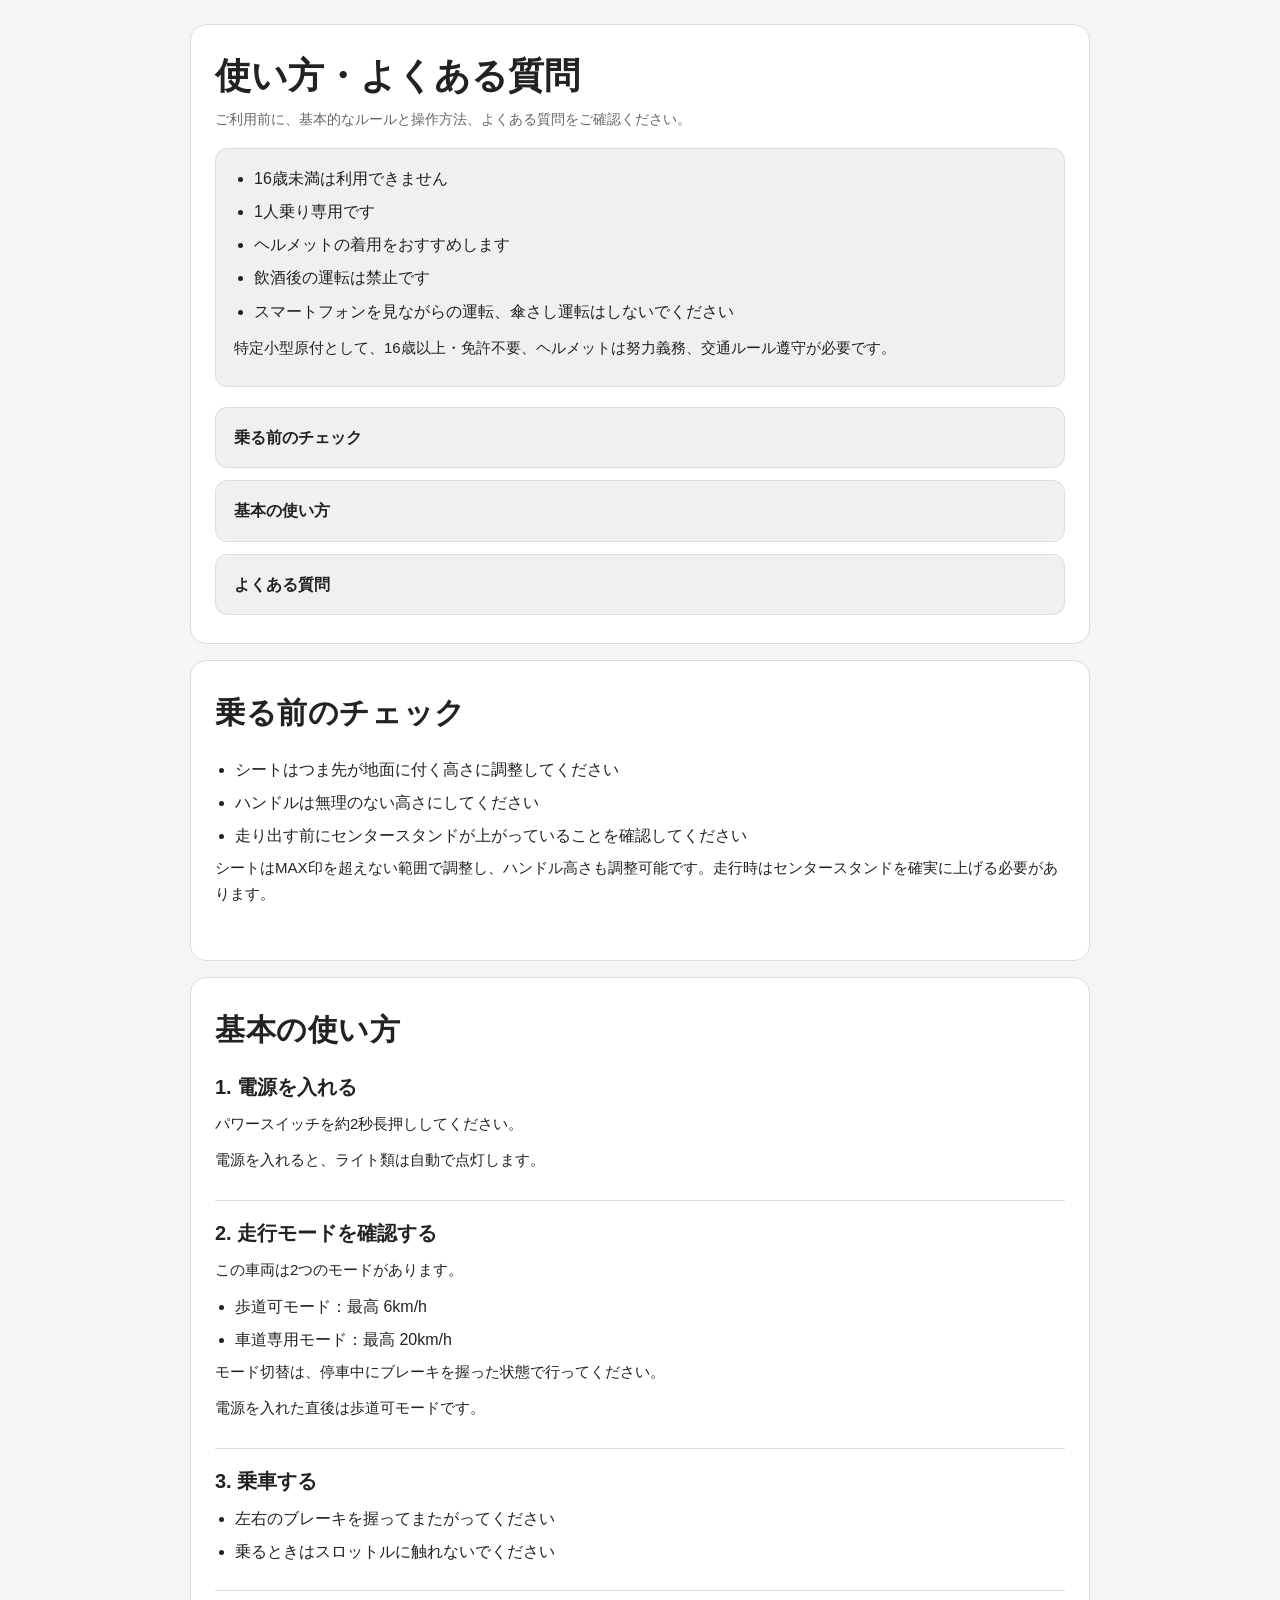
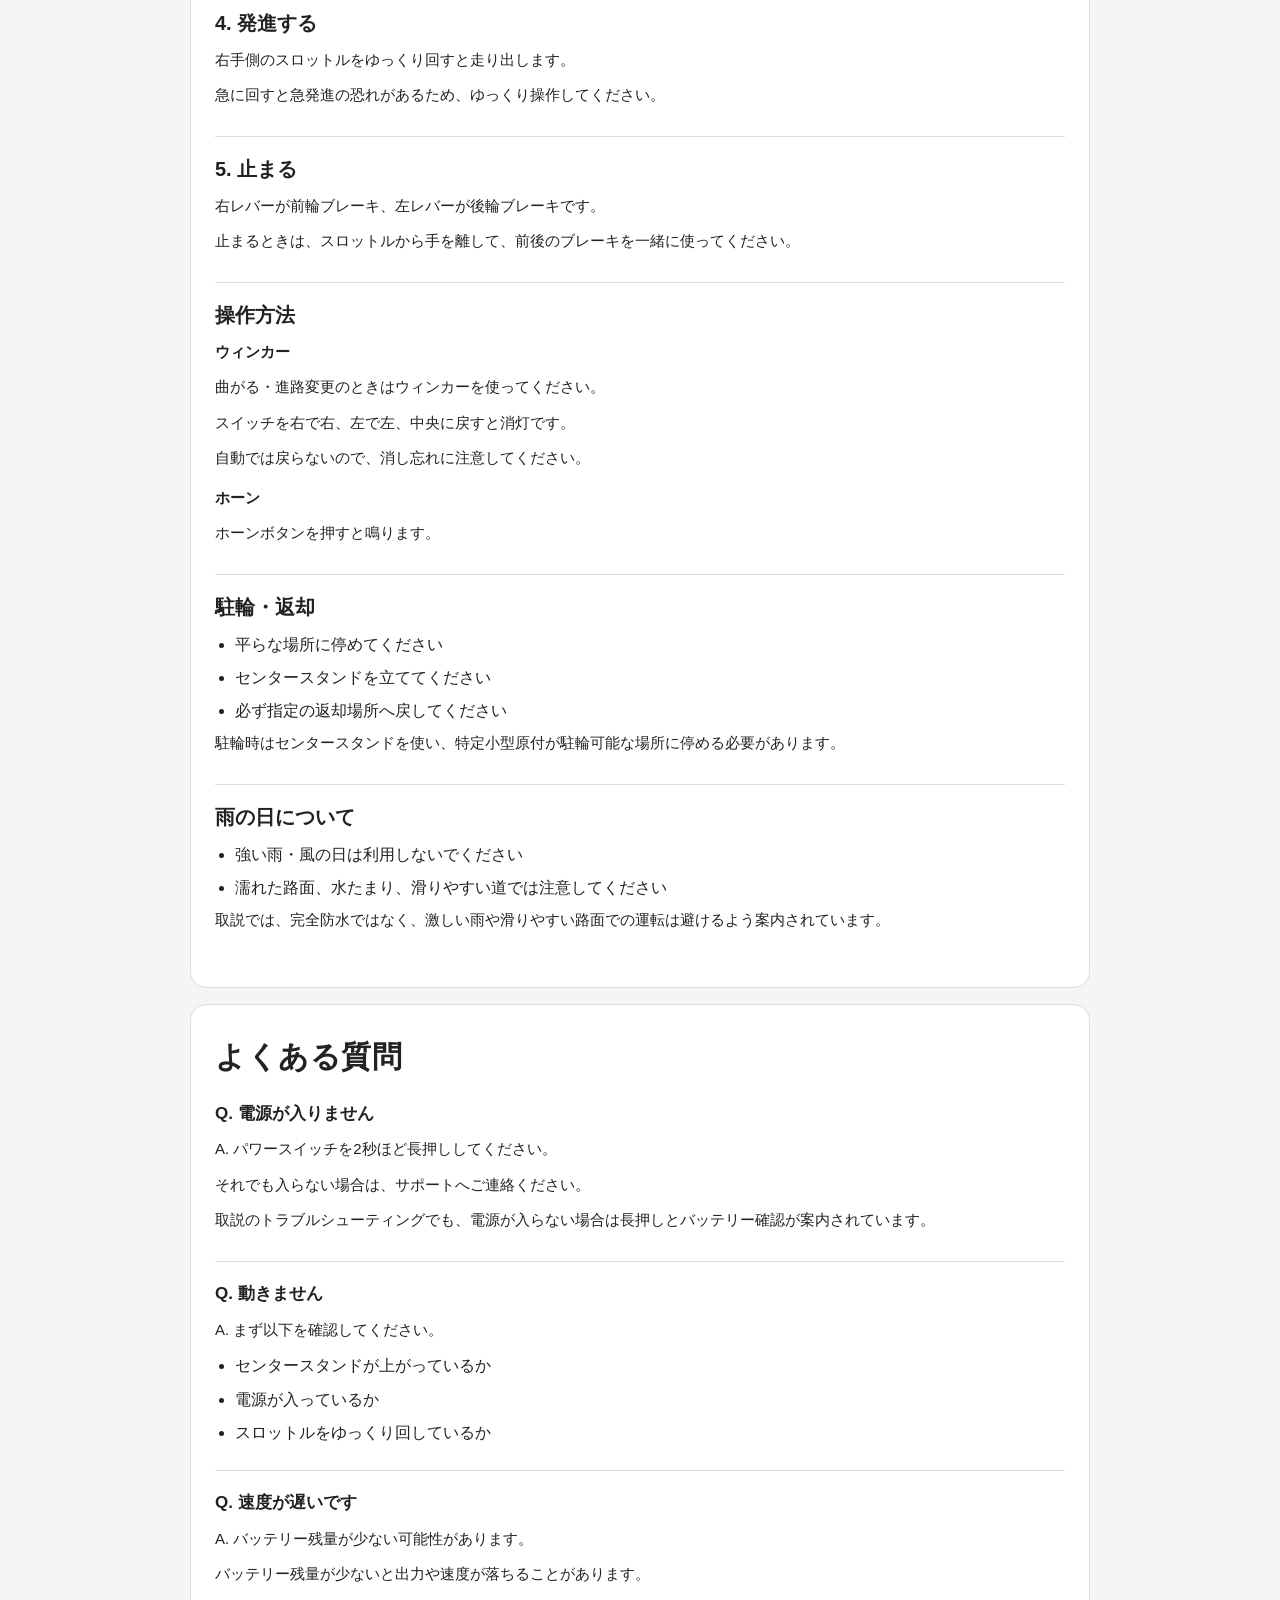
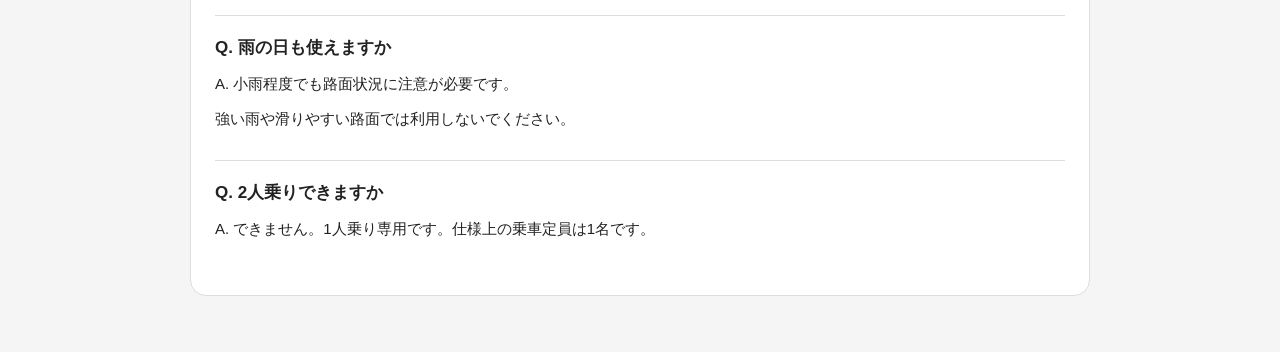
<file: usage_faq.html>
<!doctype html>
<html lang="ja">
<head>
  <meta charset="utf-8" />
  <meta name="viewport" content="width=device-width, initial-scale=1" />
  <title>使い方・よくある質問 | NanoAct</title>
  <style>
    :root {
      --bg: #f5f5f5;
      --panel: #ffffff;
      --line: #dddddd;
      --text: #222222;
      --muted: #666666;
      --soft: #f0f0f0;
    }

    * { box-sizing: border-box; }

    html {
      scroll-behavior: smooth;
    }

    body {
      margin: 0;
      font-family: "Hiragino Sans", "Yu Gothic", "Noto Sans JP", sans-serif;
      background: var(--bg);
      color: var(--text);
      line-height: 1.7;
    }

    .wrap {
      width: min(900px, calc(100% - 32px));
      margin: 0 auto;
      padding: 24px 0 40px;
    }

    .hero,
    .section {
      background: var(--panel);
      border: 1px solid var(--line);
      border-radius: 16px;
    }

    .hero {
      padding: 28px 24px;
      margin-bottom: 16px;
    }

    h1 {
      margin: 0 0 10px;
      font-size: clamp(26px, 4vw, 36px);
      line-height: 1.25;
    }

    .lead {
      margin: 0 0 14px;
      color: var(--muted);
      font-size: 14px;
    }

    .notice {
      margin: 16px 0 0;
      padding: 16px 18px;
      background: var(--soft);
      border: 1px solid var(--line);
      border-radius: 12px;
    }

    .notice ul {
      margin: 0 0 10px;
      padding-left: 20px;
    }

    .nav {
      display: grid;
      gap: 12px;
      margin-top: 20px;
    }

    .nav a {
      display: block;
      text-decoration: none;
      color: var(--text);
      background: var(--soft);
      border: 1px solid var(--line);
      border-radius: 12px;
      padding: 16px 18px;
      font-weight: 700;
    }

    .nav a:hover {
      background: #ebebeb;
    }

    .section {
      padding: 26px 24px;
      margin-bottom: 16px;
      scroll-margin-top: 20px;
    }

    h2 {
      margin: 0 0 18px;
      font-size: clamp(24px, 3vw, 30px);
      letter-spacing: 0.02em;
    }

    h3 {
      margin: 0 0 10px;
      font-size: 20px;
      line-height: 1.4;
    }

    .step,
    .block,
    .faq-item {
      padding: 18px 0;
      border-top: 1px solid var(--line);
    }

    .step:first-of-type,
    .block:first-of-type,
    .faq-item:first-of-type {
      border-top: 0;
      padding-top: 0;
    }

    p {
      margin: 0 0 10px;
      font-size: 15px;
    }

    ul {
      margin: 10px 0 0;
      padding-left: 20px;
    }

    li {
      margin-bottom: 6px;
    }

    .faq-item strong {
      display: block;
      margin-bottom: 8px;
      font-size: 17px;
    }

    @media (max-width: 640px) {
      .wrap {
        width: min(100%, calc(100% - 20px));
        padding-top: 16px;
      }

      .hero,
      .section {
        padding-left: 18px;
        padding-right: 18px;
      }
    }
  </style>
</head>
<body>
  <main class="wrap">
    <section class="hero">
      <h1>使い方・よくある質問</h1>
      <p class="lead">ご利用前に、基本的なルールと操作方法、よくある質問をご確認ください。</p>

      <div class="notice">
        <ul>
          <li>16歳未満は利用できません</li>
          <li>1人乗り専用です</li>
          <li>ヘルメットの着用をおすすめします</li>
          <li>飲酒後の運転は禁止です</li>
          <li>スマートフォンを見ながらの運転、傘さし運転はしないでください</li>
        </ul>
        <p>特定小型原付として、16歳以上・免許不要、ヘルメットは努力義務、交通ルール遵守が必要です。</p>
      </div>

      <nav class="nav">
        <a href="#check">乗る前のチェック</a>
        <a href="#howto">基本の使い方</a>
        <a href="#faq">よくある質問</a>
      </nav>
    </section>

    <section class="section" id="check">
      <h2>乗る前のチェック</h2>
      <div class="block">
        <ul>
          <li>シートはつま先が地面に付く高さに調整してください</li>
          <li>ハンドルは無理のない高さにしてください</li>
          <li>走り出す前にセンタースタンドが上がっていることを確認してください</li>
        </ul>
        <p>シートはMAX印を超えない範囲で調整し、ハンドル高さも調整可能です。走行時はセンタースタンドを確実に上げる必要があります。</p>
      </div>
    </section>

    <section class="section" id="howto">
      <h2>基本の使い方</h2>

      <div class="step">
        <h3>1. 電源を入れる</h3>
        <p>パワースイッチを約2秒長押ししてください。</p>
        <p>電源を入れると、ライト類は自動で点灯します。</p>
      </div>

      <div class="step">
        <h3>2. 走行モードを確認する</h3>
        <p>この車両は2つのモードがあります。</p>
        <ul>
          <li>歩道可モード：最高 6km/h</li>
          <li>車道専用モード：最高 20km/h</li>
        </ul>
        <p>モード切替は、停車中にブレーキを握った状態で行ってください。</p>
        <p>電源を入れた直後は歩道可モードです。</p>
      </div>

      <div class="step">
        <h3>3. 乗車する</h3>
        <ul>
          <li>左右のブレーキを握ってまたがってください</li>
          <li>乗るときはスロットルに触れないでください</li>
        </ul>
      </div>

      <div class="step">
        <h3>4. 発進する</h3>
        <p>右手側のスロットルをゆっくり回すと走り出します。</p>
        <p>急に回すと急発進の恐れがあるため、ゆっくり操作してください。</p>
      </div>

      <div class="step">
        <h3>5. 止まる</h3>
        <p>右レバーが前輪ブレーキ、左レバーが後輪ブレーキです。</p>
        <p>止まるときは、スロットルから手を離して、前後のブレーキを一緒に使ってください。</p>
      </div>

      <div class="block">
        <h3>操作方法</h3>
        <p><strong>ウィンカー</strong></p>
        <p>曲がる・進路変更のときはウィンカーを使ってください。</p>
        <p>スイッチを右で右、左で左、中央に戻すと消灯です。</p>
        <p>自動では戻らないので、消し忘れに注意してください。</p>

        <p style="margin-top:14px;"><strong>ホーン</strong></p>
        <p>ホーンボタンを押すと鳴ります。</p>
      </div>

      <div class="block">
        <h3>駐輪・返却</h3>
        <ul>
          <li>平らな場所に停めてください</li>
          <li>センタースタンドを立ててください</li>
          <li>必ず指定の返却場所へ戻してください</li>
        </ul>
        <p>駐輪時はセンタースタンドを使い、特定小型原付が駐輪可能な場所に停める必要があります。</p>
      </div>

      <div class="block">
        <h3>雨の日について</h3>
        <ul>
          <li>強い雨・風の日は利用しないでください</li>
          <li>濡れた路面、水たまり、滑りやすい道では注意してください</li>
        </ul>
        <p>取説では、完全防水ではなく、激しい雨や滑りやすい路面での運転は避けるよう案内されています。</p>
      </div>
    </section>

    <section class="section" id="faq">
      <h2>よくある質問</h2>

      <div class="faq-item">
        <strong>Q. 電源が入りません</strong>
        <p>A. パワースイッチを2秒ほど長押ししてください。</p>
        <p>それでも入らない場合は、サポートへご連絡ください。</p>
        <p>取説のトラブルシューティングでも、電源が入らない場合は長押しとバッテリー確認が案内されています。</p>
      </div>

      <div class="faq-item">
        <strong>Q. 動きません</strong>
        <p>A. まず以下を確認してください。</p>
        <ul>
          <li>センタースタンドが上がっているか</li>
          <li>電源が入っているか</li>
          <li>スロットルをゆっくり回しているか</li>
        </ul>
      </div>

      <div class="faq-item">
        <strong>Q. 速度が遅いです</strong>
        <p>A. バッテリー残量が少ない可能性があります。</p>
        <p>バッテリー残量が少ないと出力や速度が落ちることがあります。</p>
      </div>

      <div class="faq-item">
        <strong>Q. 雨の日も使えますか</strong>
        <p>A. 小雨程度でも路面状況に注意が必要です。</p>
        <p>強い雨や滑りやすい路面では利用しないでください。</p>
      </div>

      <div class="faq-item">
        <strong>Q. 2人乗りできますか</strong>
        <p>A. できません。1人乗り専用です。仕様上の乗車定員は1名です。</p>
      </div>
    </section>
  </main>
</body>
</html>
</file>
